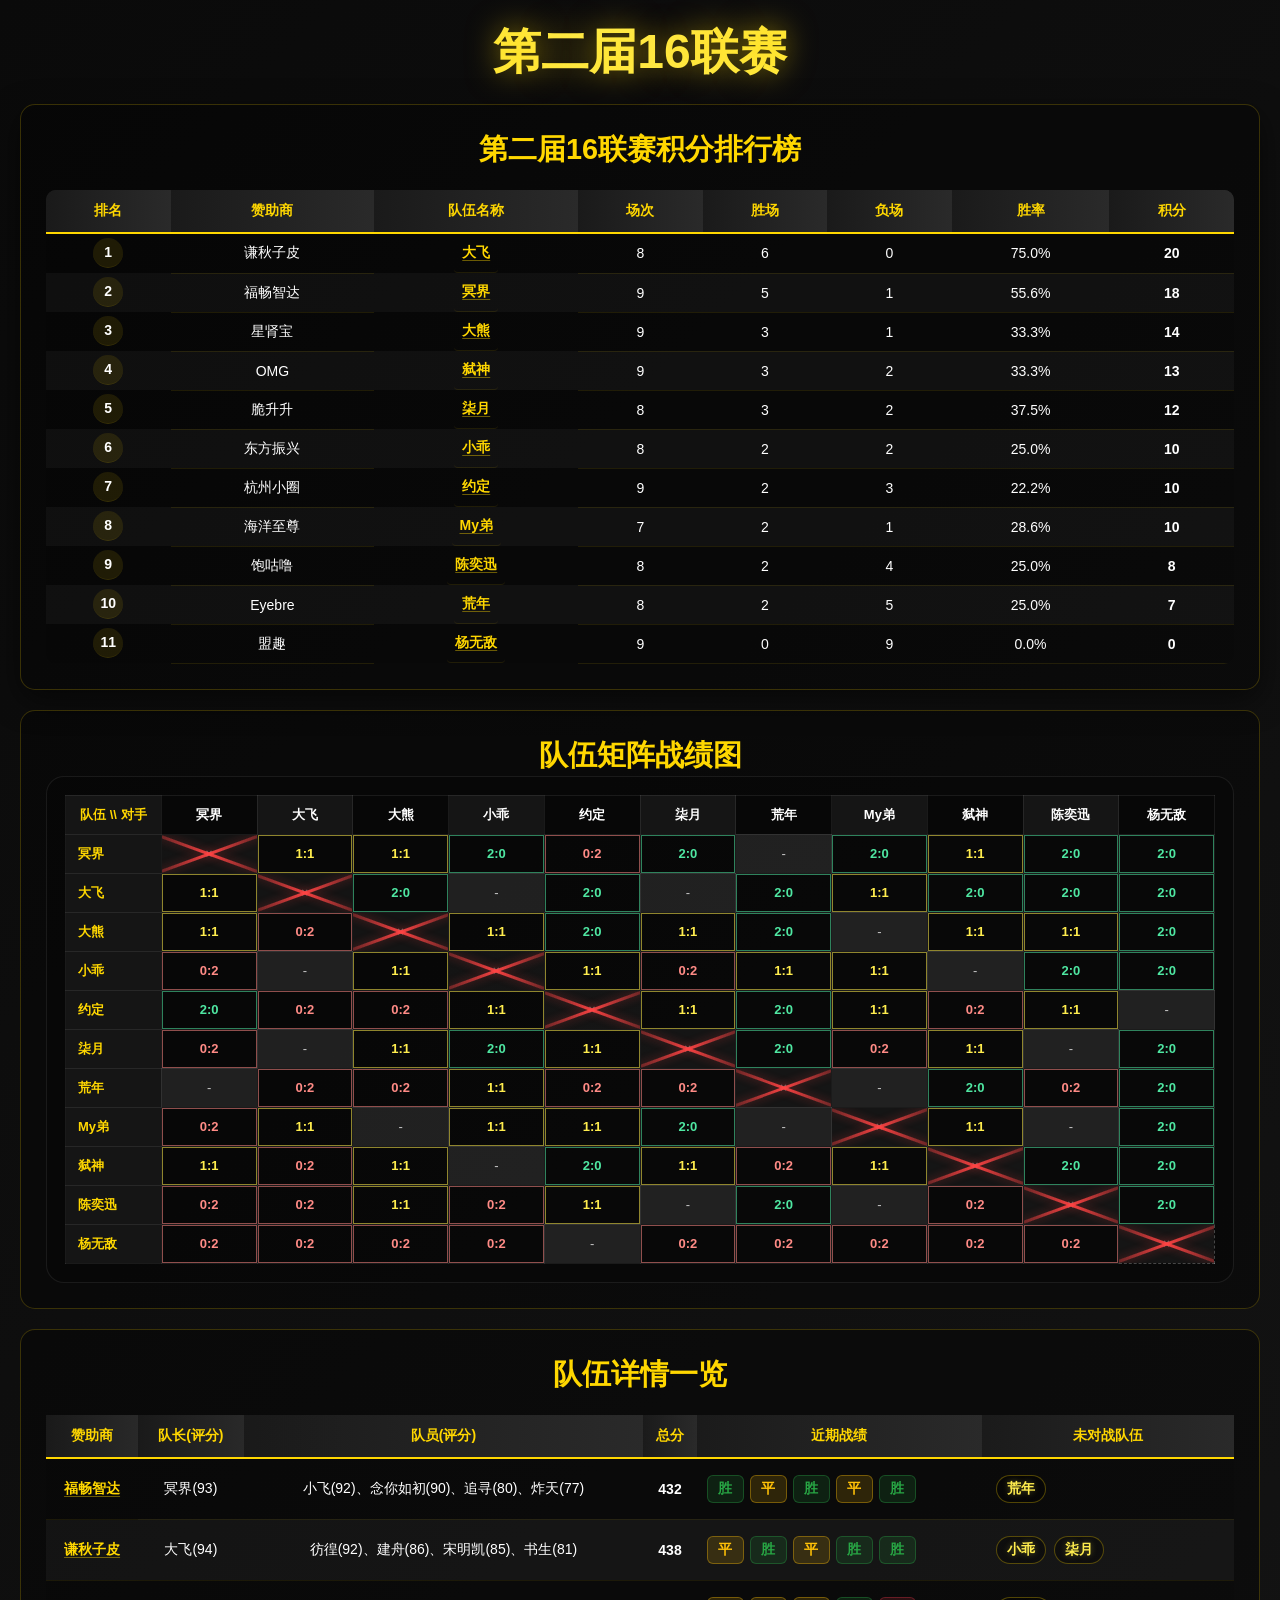
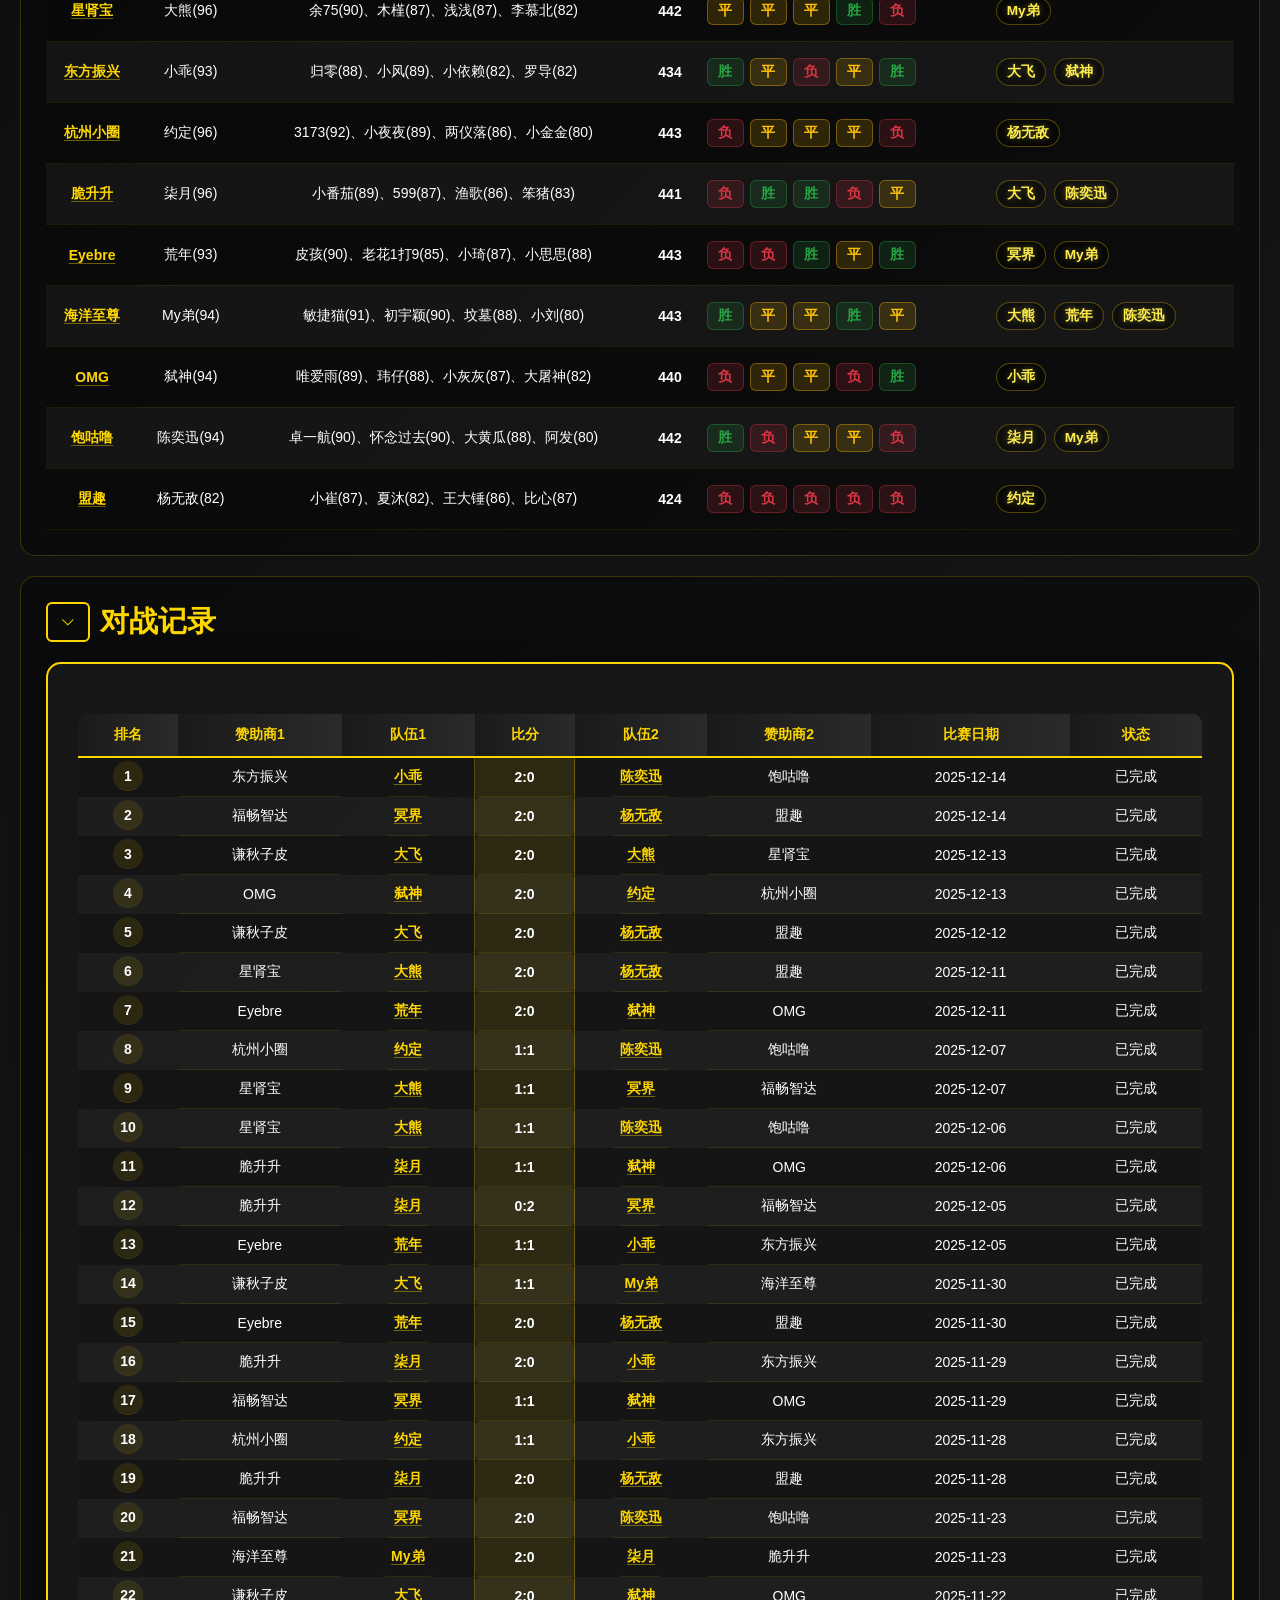
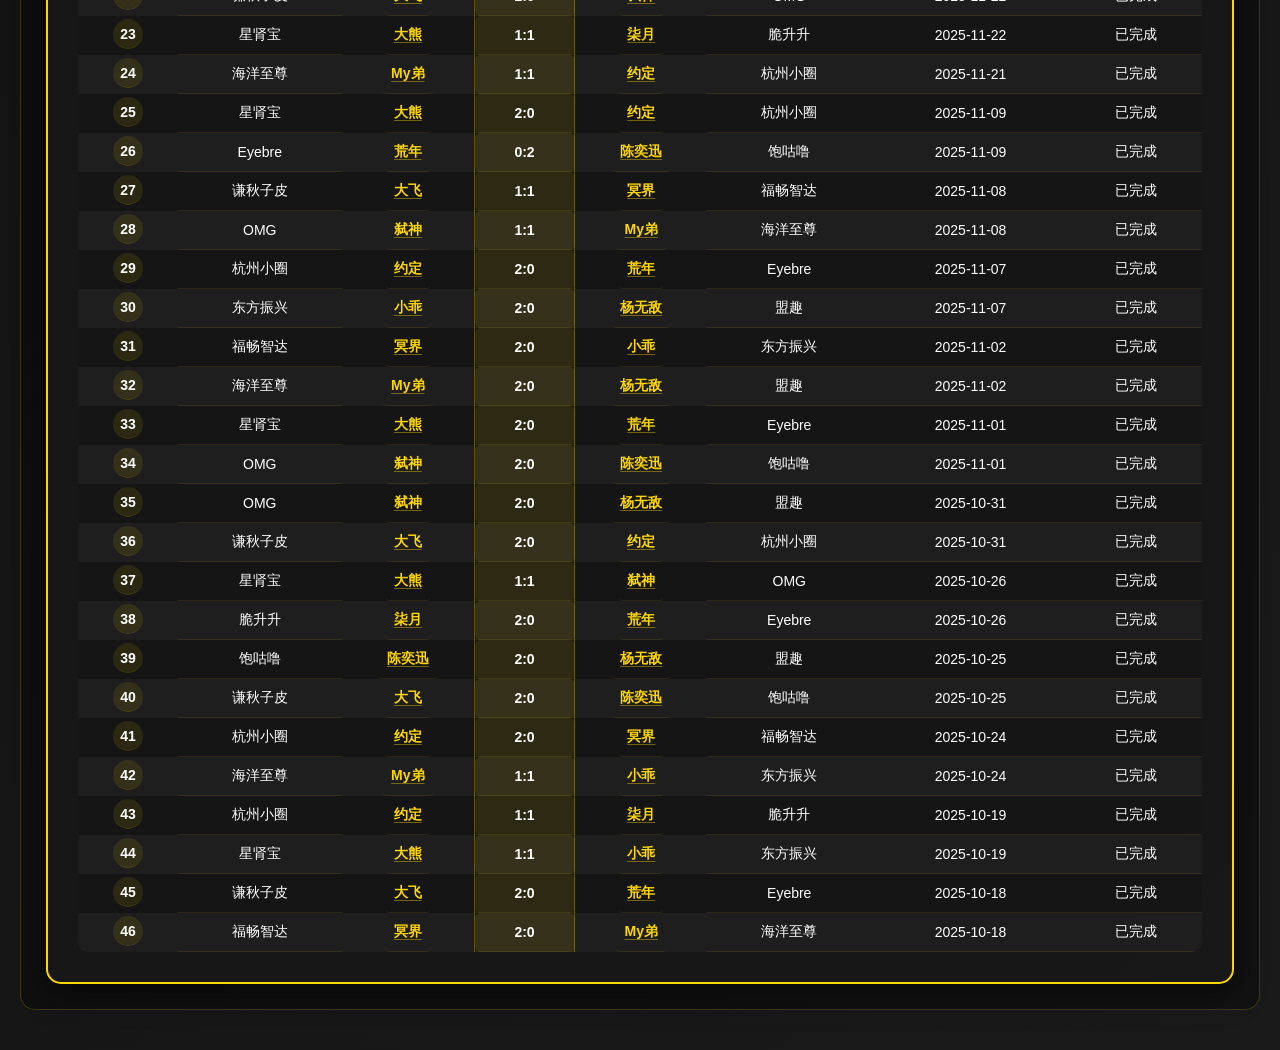
<file: index.html>
<!doctype html><html lang=""><head><meta charset="utf-8"><meta http-equiv="X-UA-Compatible" content="IE=edge"><meta name="viewport" content="width=device-width,initial-scale=1"><link rel="icon" href="favicon.ico"><title>16ls</title><script defer="defer" src="static/js/chunk-elementUI-5b6dd47c.f9950a4d.js"></script><script defer="defer" src="static/js/chunk-elementUI-efb96ebb.55782b2c.js"></script><script defer="defer" src="static/js/chunk-elementUI-439af1fa.58a143bc.js"></script><script defer="defer" src="static/js/chunk-elementUI-c08e88ca.f5acb285.js"></script><script defer="defer" src="static/js/chunk-elementUI-5c533fba.81435623.js"></script><script defer="defer" src="static/js/chunk-elementUI-9476ba79.f180ec1f.js"></script><script defer="defer" src="static/js/chunk-vue-1656f0b4.3ae2dc50.js"></script><script defer="defer" src="static/js/chunk-vue-804c8853.796a102e.js"></script><script defer="defer" src="static/js/chunk-vendors-842dc778.1527f61c.js"></script><script defer="defer" src="static/js/chunk-vendors-e3924278.a6a4fa85.js"></script><script defer="defer" src="static/js/chunk-vendors-aacc2dbb.7e978c03.js"></script><script defer="defer" src="static/js/chunk-vendors-bc050c32.fd6172ba.js"></script><script defer="defer" src="static/js/app.ea0aaa48.js"></script><link href="static/css/chunk-elementUI-5c533fba.4a6f1ece.css" rel="stylesheet"><link href="static/css/app.c7ee7184.css" rel="stylesheet"></head><body><noscript><strong>We're sorry but 16ls doesn't work properly without JavaScript enabled. Please enable it to continue.</strong></noscript><div id="app"></div></body></html>
</file>
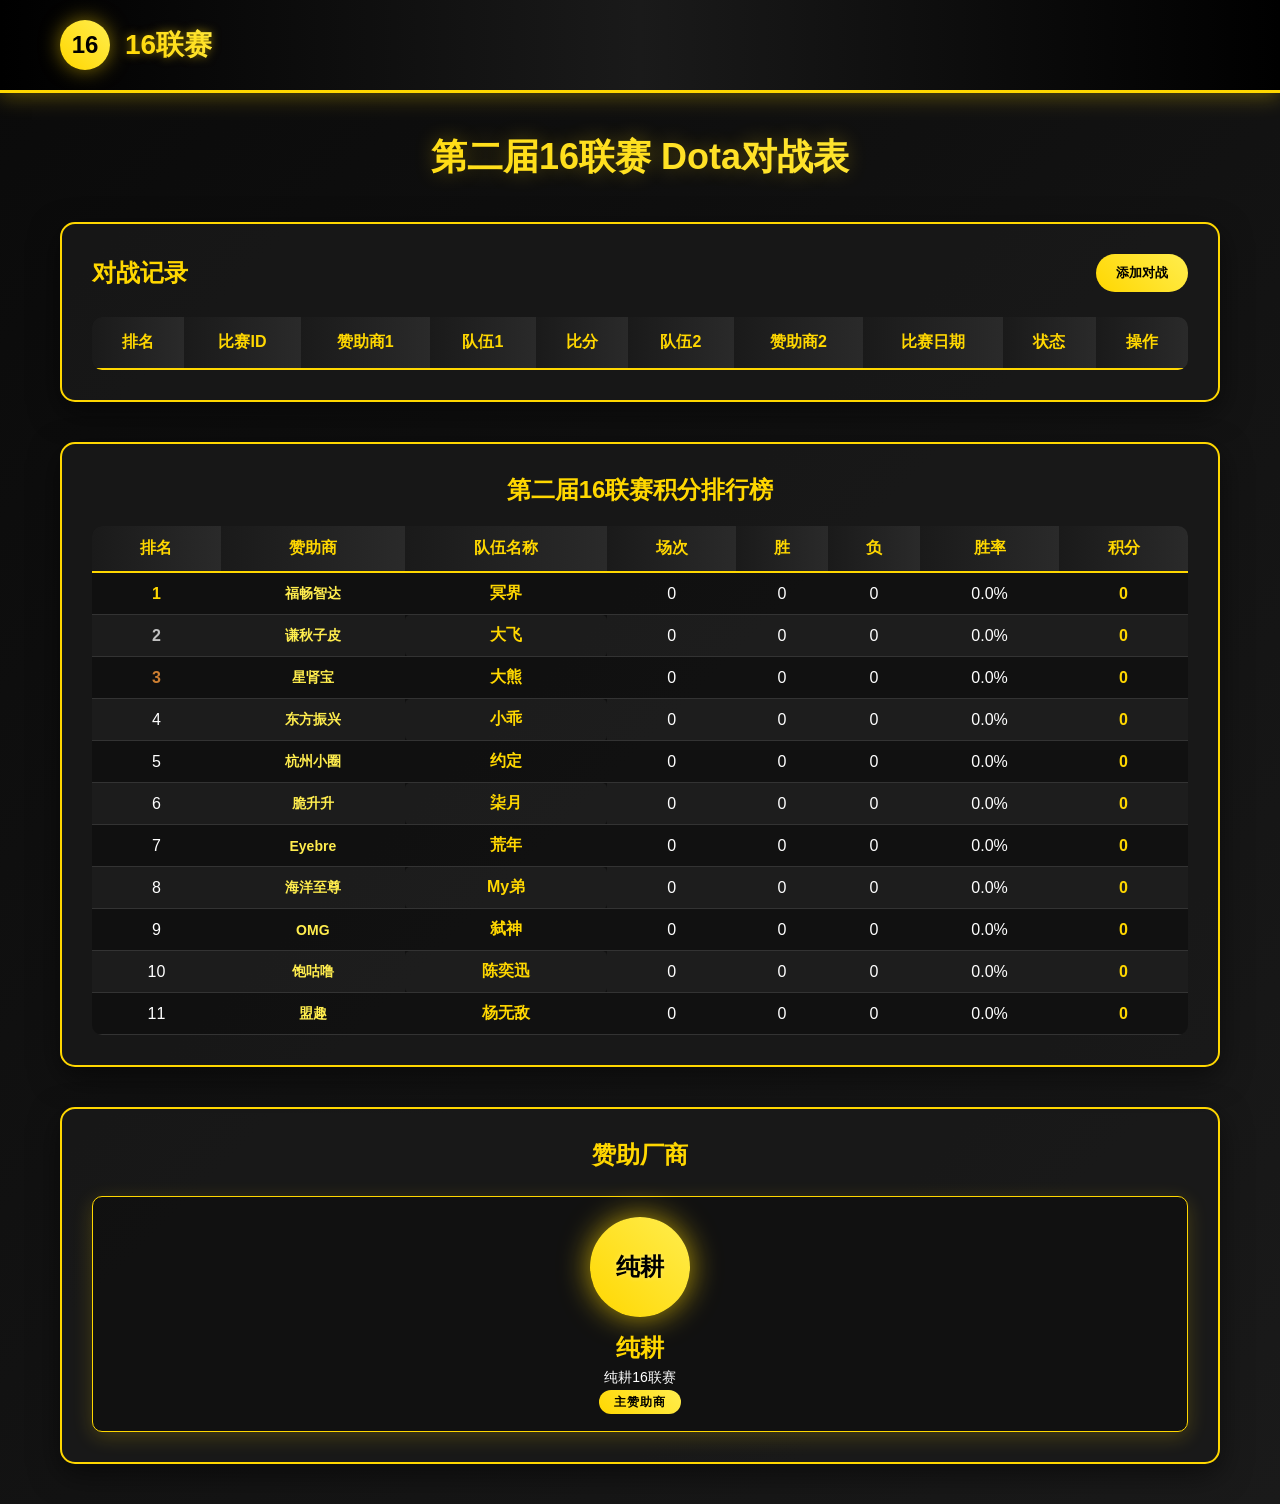
<file: 16.html>
<!DOCTYPE html>
<html lang="zh-CN">
  <head>
    <meta charset="UTF-8" />
    <meta name="viewport" content="width=device-width, initial-scale=1.0" />
    <title>16联赛 - Dota比赛对战表</title>
    <link rel="stylesheet" href="style.css" />
  </head>
  <body>
    <div class="header">
      <div class="header-content">
        <div class="logo">
          <div class="logo-icon">16</div>
          <div class="logo-text">16联赛</div>
        </div>
        <!-- <nav class="nav">
          <a href="#home">首页</a>
          <a href="#about">关于我们</a>
          <button class="download-btn">下载客户端</button>
        </nav> -->
      </div>
    </div>

    <div class="main-content">
      <h1 class="page-title">第二届16联赛 Dota对战表</h1>

      <div class="battle-table-container">
        <div class="table-header">
          <h2 class="table-title">对战记录</h2>
          <div class="table-actions">
            <button class="add-match-btn" onclick="openAddMatchModal()">
              添加对战
            </button>
            <!-- <button class="clear-data-btn" onclick="clearAllData()">
              清除数据
            </button> -->
          </div>
        </div>

        <table class="battle-table" id="battleTable">
          <thead>
            <tr>
              <th>排名</th>
              <th>比赛ID</th>
              <th>赞助商1</th>
              <th>队伍1</th>
              <th>比分</th>
              <th>队伍2</th>
              <th>赞助商2</th>
              <th>比赛日期</th>
              <th>状态</th>
              <th>操作</th>
            </tr>
          </thead>
          <tbody id="battleTableBody">
            <!-- 动态生成的对战记录 -->
          </tbody>
        </table>
      </div>

      <div class="rankings-section">
        <h2 class="rankings-title">第二届16联赛积分排行榜</h2>
        <table class="rankings-table" id="rankingsTable">
          <thead>
            <tr>
              <th>排名</th>
              <th>赞助商</th>
              <th>队伍名称</th>
              <th>场次</th>
              <th>胜</th>
              <th>负</th>
              <th>胜率</th>
              <th>积分</th>
            </tr>
          </thead>
          <tbody id="rankingsTableBody">
            <!-- 动态生成的排行榜 -->
          </tbody>
        </table>
      </div>

      <!-- 赞助厂商区域 -->
      <div class="sponsors-section">
        <h2 class="sponsors-title">赞助厂商</h2>
        <div class="sponsors-container">
          <div class="sponsor-item main-sponsor">
            <div class="sponsor-logo">
              <div class="sponsor-text">纯耕</div>
            </div>
            <div class="sponsor-info">
              <h3>纯耕</h3>
              <p>纯耕16联赛</p>
              <span class="sponsor-type">主赞助商</span>
            </div>
          </div>
        </div>
      </div>
    </div>

    <!-- 添加对战模态框 -->
    <div id="addMatchModal" class="modal">
      <div class="modal-content">
        <span class="close" onclick="closeModal()">&times;</span>
        <h3>添加新对战</h3>
        <form id="addMatchForm">
          <div class="form-group">
            <label for="team1">队伍1:</label>
            <select id="team1" required>
              <option value="">选择队伍</option>
            </select>
          </div>
          <div class="form-group">
            <label for="team2">队伍2:</label>
            <select id="team2" required>
              <option value="">选择队伍</option>
            </select>
            <div id="matchStatus" class="match-status"></div>
          </div>
          <div class="form-group">
            <label for="matchResult">比赛结果:</label>
            <div class="result-buttons">
              <input
                type="radio"
                id="result2-0"
                name="matchResult"
                value="2:0"
                required
              />
              <label for="result2-0" class="result-button">
                <span class="result-text">队伍1获胜</span>
                <span class="result-score">2:0</span>
              </label>

              <input
                type="radio"
                id="result1-1"
                name="matchResult"
                value="1:1"
                required
              />
              <label for="result1-1" class="result-button">
                <span class="result-text">平局</span>
                <span class="result-score">1:1</span>
              </label>

              <input
                type="radio"
                id="result0-2"
                name="matchResult"
                value="0:2"
                required
              />
              <label for="result0-2" class="result-button">
                <span class="result-text">队伍2获胜</span>
                <span class="result-score">0:2</span>
              </label>
            </div>
            <small class="form-hint"
              >每场比赛打两局，只能选择以上三种结果</small
            >
          </div>
          <div class="form-group">
            <label for="matchDate">比赛日期:</label>
            <input type="date" id="matchDate" required />
          </div>
          <div class="modal-buttons">
            <button type="submit" class="btn btn-primary">添加对战</button>
            <button
              type="button"
              class="btn btn-secondary"
              onclick="closeModal()"
            >
              取消
            </button>
          </div>
        </form>
      </div>
    </div>

    <!-- 队伍详情模态框 -->
    <div id="teamDetailsModal" class="modal">
      <div class="modal-content team-details-modal">
        <span class="close" onclick="closeDetailsModal()">&times;</span>
        <div id="teamDetailsContent">
          <!-- 动态内容 -->
        </div>
      </div>
    </div>

    <script src="script.js"></script>
  </body>
</html>
</file>
<file: static/css/chunk-elementUI-5c533fba.4a6f1ece.css>
@font-face{font-family:element-icons;src:url(../../static/fonts/element-icons.ff18efd1.woff) format("woff"),url(../../static/fonts/element-icons.f1a45d74.ttf) format("truetype");font-weight:400;font-display:"auto";font-style:normal}[class*=" el-icon-"],[class^=el-icon-]{font-family:element-icons!important;speak:none;font-style:normal;font-weight:400;font-variant:normal;text-transform:none;line-height:1;vertical-align:baseline;display:inline-block;-webkit-font-smoothing:antialiased;-moz-osx-font-smoothing:grayscale}.el-icon-ice-cream-round:before{content:"\e6a0"}.el-icon-ice-cream-square:before{content:"\e6a3"}.el-icon-lollipop:before{content:"\e6a4"}.el-icon-potato-strips:before{content:"\e6a5"}.el-icon-milk-tea:before{content:"\e6a6"}.el-icon-ice-drink:before{content:"\e6a7"}.el-icon-ice-tea:before{content:"\e6a9"}.el-icon-coffee:before{content:"\e6aa"}.el-icon-orange:before{content:"\e6ab"}.el-icon-pear:before{content:"\e6ac"}.el-icon-apple:before{content:"\e6ad"}.el-icon-cherry:before{content:"\e6ae"}.el-icon-watermelon:before{content:"\e6af"}.el-icon-grape:before{content:"\e6b0"}.el-icon-refrigerator:before{content:"\e6b1"}.el-icon-goblet-square-full:before{content:"\e6b2"}.el-icon-goblet-square:before{content:"\e6b3"}.el-icon-goblet-full:before{content:"\e6b4"}.el-icon-goblet:before{content:"\e6b5"}.el-icon-cold-drink:before{content:"\e6b6"}.el-icon-coffee-cup:before{content:"\e6b8"}.el-icon-water-cup:before{content:"\e6b9"}.el-icon-hot-water:before{content:"\e6ba"}.el-icon-ice-cream:before{content:"\e6bb"}.el-icon-dessert:before{content:"\e6bc"}.el-icon-sugar:before{content:"\e6bd"}.el-icon-tableware:before{content:"\e6be"}.el-icon-burger:before{content:"\e6bf"}.el-icon-knife-fork:before{content:"\e6c1"}.el-icon-fork-spoon:before{content:"\e6c2"}.el-icon-chicken:before{content:"\e6c3"}.el-icon-food:before{content:"\e6c4"}.el-icon-dish-1:before{content:"\e6c5"}.el-icon-dish:before{content:"\e6c6"}.el-icon-moon-night:before{content:"\e6ee"}.el-icon-moon:before{content:"\e6f0"}.el-icon-cloudy-and-sunny:before{content:"\e6f1"}.el-icon-partly-cloudy:before{content:"\e6f2"}.el-icon-cloudy:before{content:"\e6f3"}.el-icon-sunny:before{content:"\e6f6"}.el-icon-sunset:before{content:"\e6f7"}.el-icon-sunrise-1:before{content:"\e6f8"}.el-icon-sunrise:before{content:"\e6f9"}.el-icon-heavy-rain:before{content:"\e6fa"}.el-icon-lightning:before{content:"\e6fb"}.el-icon-light-rain:before{content:"\e6fc"}.el-icon-wind-power:before{content:"\e6fd"}.el-icon-baseball:before{content:"\e712"}.el-icon-soccer:before{content:"\e713"}.el-icon-football:before{content:"\e715"}.el-icon-basketball:before{content:"\e716"}.el-icon-ship:before{content:"\e73f"}.el-icon-truck:before{content:"\e740"}.el-icon-bicycle:before{content:"\e741"}.el-icon-mobile-phone:before{content:"\e6d3"}.el-icon-service:before{content:"\e6d4"}.el-icon-key:before{content:"\e6e2"}.el-icon-unlock:before{content:"\e6e4"}.el-icon-lock:before{content:"\e6e5"}.el-icon-watch:before{content:"\e6fe"}.el-icon-watch-1:before{content:"\e6ff"}.el-icon-timer:before{content:"\e702"}.el-icon-alarm-clock:before{content:"\e703"}.el-icon-map-location:before{content:"\e704"}.el-icon-delete-location:before{content:"\e705"}.el-icon-add-location:before{content:"\e706"}.el-icon-location-information:before{content:"\e707"}.el-icon-location-outline:before{content:"\e708"}.el-icon-location:before{content:"\e79e"}.el-icon-place:before{content:"\e709"}.el-icon-discover:before{content:"\e70a"}.el-icon-first-aid-kit:before{content:"\e70b"}.el-icon-trophy-1:before{content:"\e70c"}.el-icon-trophy:before{content:"\e70d"}.el-icon-medal:before{content:"\e70e"}.el-icon-medal-1:before{content:"\e70f"}.el-icon-stopwatch:before{content:"\e710"}.el-icon-mic:before{content:"\e711"}.el-icon-copy-document:before{content:"\e718"}.el-icon-full-screen:before{content:"\e719"}.el-icon-switch-button:before{content:"\e71b"}.el-icon-aim:before{content:"\e71c"}.el-icon-crop:before{content:"\e71d"}.el-icon-odometer:before{content:"\e71e"}.el-icon-time:before{content:"\e71f"}.el-icon-bangzhu:before{content:"\e724"}.el-icon-close-notification:before{content:"\e726"}.el-icon-microphone:before{content:"\e727"}.el-icon-turn-off-microphone:before{content:"\e728"}.el-icon-position:before{content:"\e729"}.el-icon-postcard:before{content:"\e72a"}.el-icon-message:before{content:"\e72b"}.el-icon-chat-line-square:before{content:"\e72d"}.el-icon-chat-dot-square:before{content:"\e72e"}.el-icon-chat-dot-round:before{content:"\e72f"}.el-icon-chat-square:before{content:"\e730"}.el-icon-chat-line-round:before{content:"\e731"}.el-icon-chat-round:before{content:"\e732"}.el-icon-set-up:before{content:"\e733"}.el-icon-turn-off:before{content:"\e734"}.el-icon-open:before{content:"\e735"}.el-icon-connection:before{content:"\e736"}.el-icon-link:before{content:"\e737"}.el-icon-cpu:before{content:"\e738"}.el-icon-thumb:before{content:"\e739"}.el-icon-female:before{content:"\e73a"}.el-icon-male:before{content:"\e73b"}.el-icon-guide:before{content:"\e73c"}.el-icon-news:before{content:"\e73e"}.el-icon-price-tag:before{content:"\e744"}.el-icon-discount:before{content:"\e745"}.el-icon-wallet:before{content:"\e747"}.el-icon-coin:before{content:"\e748"}.el-icon-money:before{content:"\e749"}.el-icon-bank-card:before{content:"\e74a"}.el-icon-box:before{content:"\e74b"}.el-icon-present:before{content:"\e74c"}.el-icon-sell:before{content:"\e6d5"}.el-icon-sold-out:before{content:"\e6d6"}.el-icon-shopping-bag-2:before{content:"\e74d"}.el-icon-shopping-bag-1:before{content:"\e74e"}.el-icon-shopping-cart-2:before{content:"\e74f"}.el-icon-shopping-cart-1:before{content:"\e750"}.el-icon-shopping-cart-full:before{content:"\e751"}.el-icon-smoking:before{content:"\e752"}.el-icon-no-smoking:before{content:"\e753"}.el-icon-house:before{content:"\e754"}.el-icon-table-lamp:before{content:"\e755"}.el-icon-school:before{content:"\e756"}.el-icon-office-building:before{content:"\e757"}.el-icon-toilet-paper:before{content:"\e758"}.el-icon-notebook-2:before{content:"\e759"}.el-icon-notebook-1:before{content:"\e75a"}.el-icon-files:before{content:"\e75b"}.el-icon-collection:before{content:"\e75c"}.el-icon-receiving:before{content:"\e75d"}.el-icon-suitcase-1:before{content:"\e760"}.el-icon-suitcase:before{content:"\e761"}.el-icon-film:before{content:"\e763"}.el-icon-collection-tag:before{content:"\e765"}.el-icon-data-analysis:before{content:"\e766"}.el-icon-pie-chart:before{content:"\e767"}.el-icon-data-board:before{content:"\e768"}.el-icon-data-line:before{content:"\e76d"}.el-icon-reading:before{content:"\e769"}.el-icon-magic-stick:before{content:"\e76a"}.el-icon-coordinate:before{content:"\e76b"}.el-icon-mouse:before{content:"\e76c"}.el-icon-brush:before{content:"\e76e"}.el-icon-headset:before{content:"\e76f"}.el-icon-umbrella:before{content:"\e770"}.el-icon-scissors:before{content:"\e771"}.el-icon-mobile:before{content:"\e773"}.el-icon-attract:before{content:"\e774"}.el-icon-monitor:before{content:"\e775"}.el-icon-search:before{content:"\e778"}.el-icon-takeaway-box:before{content:"\e77a"}.el-icon-paperclip:before{content:"\e77d"}.el-icon-printer:before{content:"\e77e"}.el-icon-document-add:before{content:"\e782"}.el-icon-document:before{content:"\e785"}.el-icon-document-checked:before{content:"\e786"}.el-icon-document-copy:before{content:"\e787"}.el-icon-document-delete:before{content:"\e788"}.el-icon-document-remove:before{content:"\e789"}.el-icon-tickets:before{content:"\e78b"}.el-icon-folder-checked:before{content:"\e77f"}.el-icon-folder-delete:before{content:"\e780"}.el-icon-folder-remove:before{content:"\e781"}.el-icon-folder-add:before{content:"\e783"}.el-icon-folder-opened:before{content:"\e784"}.el-icon-folder:before{content:"\e78a"}.el-icon-edit-outline:before{content:"\e764"}.el-icon-edit:before{content:"\e78c"}.el-icon-date:before{content:"\e78e"}.el-icon-c-scale-to-original:before{content:"\e7c6"}.el-icon-view:before{content:"\e6ce"}.el-icon-loading:before{content:"\e6cf"}.el-icon-rank:before{content:"\e6d1"}.el-icon-sort-down:before{content:"\e7c4"}.el-icon-sort-up:before{content:"\e7c5"}.el-icon-sort:before{content:"\e6d2"}.el-icon-finished:before{content:"\e6cd"}.el-icon-refresh-left:before{content:"\e6c7"}.el-icon-refresh-right:before{content:"\e6c8"}.el-icon-refresh:before{content:"\e6d0"}.el-icon-video-play:before{content:"\e7c0"}.el-icon-video-pause:before{content:"\e7c1"}.el-icon-d-arrow-right:before{content:"\e6dc"}.el-icon-d-arrow-left:before{content:"\e6dd"}.el-icon-arrow-up:before{content:"\e6e1"}.el-icon-arrow-down:before{content:"\e6df"}.el-icon-arrow-right:before{content:"\e6e0"}.el-icon-arrow-left:before{content:"\e6de"}.el-icon-top-right:before{content:"\e6e7"}.el-icon-top-left:before{content:"\e6e8"}.el-icon-top:before{content:"\e6e6"}.el-icon-bottom:before{content:"\e6eb"}.el-icon-right:before{content:"\e6e9"}.el-icon-back:before{content:"\e6ea"}.el-icon-bottom-right:before{content:"\e6ec"}.el-icon-bottom-left:before{content:"\e6ed"}.el-icon-caret-top:before{content:"\e78f"}.el-icon-caret-bottom:before{content:"\e790"}.el-icon-caret-right:before{content:"\e791"}.el-icon-caret-left:before{content:"\e792"}.el-icon-d-caret:before{content:"\e79a"}.el-icon-share:before{content:"\e793"}.el-icon-menu:before{content:"\e798"}.el-icon-s-grid:before{content:"\e7a6"}.el-icon-s-check:before{content:"\e7a7"}.el-icon-s-data:before{content:"\e7a8"}.el-icon-s-opportunity:before{content:"\e7aa"}.el-icon-s-custom:before{content:"\e7ab"}.el-icon-s-claim:before{content:"\e7ad"}.el-icon-s-finance:before{content:"\e7ae"}.el-icon-s-comment:before{content:"\e7af"}.el-icon-s-flag:before{content:"\e7b0"}.el-icon-s-marketing:before{content:"\e7b1"}.el-icon-s-shop:before{content:"\e7b4"}.el-icon-s-open:before{content:"\e7b5"}.el-icon-s-management:before{content:"\e7b6"}.el-icon-s-ticket:before{content:"\e7b7"}.el-icon-s-release:before{content:"\e7b8"}.el-icon-s-home:before{content:"\e7b9"}.el-icon-s-promotion:before{content:"\e7ba"}.el-icon-s-operation:before{content:"\e7bb"}.el-icon-s-unfold:before{content:"\e7bc"}.el-icon-s-fold:before{content:"\e7a9"}.el-icon-s-platform:before{content:"\e7bd"}.el-icon-s-order:before{content:"\e7be"}.el-icon-s-cooperation:before{content:"\e7bf"}.el-icon-bell:before{content:"\e725"}.el-icon-message-solid:before{content:"\e799"}.el-icon-video-camera:before{content:"\e772"}.el-icon-video-camera-solid:before{content:"\e796"}.el-icon-camera:before{content:"\e779"}.el-icon-camera-solid:before{content:"\e79b"}.el-icon-download:before{content:"\e77c"}.el-icon-upload2:before{content:"\e77b"}.el-icon-upload:before{content:"\e7c3"}.el-icon-picture-outline-round:before{content:"\e75f"}.el-icon-picture-outline:before{content:"\e75e"}.el-icon-picture:before{content:"\e79f"}.el-icon-close:before{content:"\e6db"}.el-icon-check:before{content:"\e6da"}.el-icon-plus:before{content:"\e6d9"}.el-icon-minus:before{content:"\e6d8"}.el-icon-help:before{content:"\e73d"}.el-icon-s-help:before{content:"\e7b3"}.el-icon-circle-close:before{content:"\e78d"}.el-icon-circle-check:before{content:"\e720"}.el-icon-circle-plus-outline:before{content:"\e723"}.el-icon-remove-outline:before{content:"\e722"}.el-icon-zoom-out:before{content:"\e776"}.el-icon-zoom-in:before{content:"\e777"}.el-icon-error:before{content:"\e79d"}.el-icon-success:before{content:"\e79c"}.el-icon-circle-plus:before{content:"\e7a0"}.el-icon-remove:before{content:"\e7a2"}.el-icon-info:before{content:"\e7a1"}.el-icon-question:before{content:"\e7a4"}.el-icon-warning-outline:before{content:"\e6c9"}.el-icon-warning:before{content:"\e7a3"}.el-icon-goods:before{content:"\e7c2"}.el-icon-s-goods:before{content:"\e7b2"}.el-icon-star-off:before{content:"\e717"}.el-icon-star-on:before{content:"\e797"}.el-icon-more-outline:before{content:"\e6cc"}.el-icon-more:before{content:"\e794"}.el-icon-phone-outline:before{content:"\e6cb"}.el-icon-phone:before{content:"\e795"}.el-icon-user:before{content:"\e6e3"}.el-icon-user-solid:before{content:"\e7a5"}.el-icon-setting:before{content:"\e6ca"}.el-icon-s-tools:before{content:"\e7ac"}.el-icon-delete:before{content:"\e6d7"}.el-icon-delete-solid:before{content:"\e7c9"}.el-icon-eleme:before{content:"\e7c7"}.el-icon-platform-eleme:before{content:"\e7ca"}.el-icon-loading{animation:rotating 2s linear infinite}.el-icon--right{margin-left:5px}.el-icon--left{margin-right:5px}@keyframes rotating{0%{transform:rotate(0)}to{transform:rotate(1turn)}}.el-pagination{white-space:nowrap;padding:2px 5px;color:#303133;font-weight:700}.el-pagination:after,.el-pagination:before{display:table;content:""}.el-pagination:after{clear:both}.el-pagination button,.el-pagination span:not([class*=suffix]){display:inline-block;font-size:13px;min-width:35.5px;height:28px;line-height:28px;vertical-align:top;box-sizing:border-box}.el-pagination .el-input__inner{text-align:center;-moz-appearance:textfield;line-height:normal}.el-pagination .el-input__suffix{right:0;transform:scale(.8)}.el-pagination .el-select .el-input{width:100px;margin:0 5px}.el-pagination .el-select .el-input .el-input__inner{padding-right:25px;border-radius:3px}.el-pagination button{border:none;padding:0 6px;background:0 0}.el-pagination button:focus{outline:0}.el-pagination button:hover{color:#409eff}.el-pagination button:disabled{color:#c0c4cc;background-color:#fff;cursor:not-allowed}.el-pagination .btn-next,.el-pagination .btn-prev{background:50% no-repeat #fff;background-size:16px;cursor:pointer;margin:0;color:#303133}.el-pagination .btn-next .el-icon,.el-pagination .btn-prev .el-icon{display:block;font-size:12px;font-weight:700}.el-pagination .btn-prev{padding-right:12px}.el-pagination .btn-next{padding-left:12px}.el-pagination .el-pager li.disabled{color:#c0c4cc;cursor:not-allowed}.el-pager li,.el-pager li.btn-quicknext:hover,.el-pager li.btn-quickprev:hover{cursor:pointer}.el-pagination--small .btn-next,.el-pagination--small .btn-prev,.el-pagination--small .el-pager li,.el-pagination--small .el-pager li.btn-quicknext,.el-pagination--small .el-pager li.btn-quickprev,.el-pagination--small .el-pager li:last-child{border-color:transparent;font-size:12px;line-height:22px;height:22px;min-width:22px}.el-pagination--small .arrow.disabled{visibility:hidden}.el-pagination--small .more:before,.el-pagination--small li.more:before{line-height:24px}.el-pagination--small button,.el-pagination--small span:not([class*=suffix]){height:22px;line-height:22px}.el-pagination--small .el-pagination__editor,.el-pagination--small .el-pagination__editor.el-input .el-input__inner{height:22px}.el-pagination__sizes{margin:0 10px 0 0;font-weight:400;color:#606266}.el-pagination__sizes .el-input .el-input__inner{font-size:13px;padding-left:8px}.el-pagination__sizes .el-input .el-input__inner:hover{border-color:#409eff}.el-pagination__total{margin-right:10px;font-weight:400;color:#606266}.el-pagination__jump{margin-left:24px;font-weight:400;color:#606266}.el-pagination__jump .el-input__inner{padding:0 3px}.el-pagination__rightwrapper{float:right}.el-pagination__editor{line-height:18px;padding:0 2px;height:28px;text-align:center;margin:0 2px;box-sizing:border-box;border-radius:3px}.el-pager,.el-pagination.is-background .btn-next,.el-pagination.is-background .btn-prev{padding:0}.el-dialog,.el-pager li{-webkit-box-sizing:border-box}.el-pagination__editor.el-input{width:50px}.el-pagination__editor.el-input .el-input__inner{height:28px}.el-pagination__editor .el-input__inner::-webkit-inner-spin-button,.el-pagination__editor .el-input__inner::-webkit-outer-spin-button{-webkit-appearance:none;margin:0}.el-pagination.is-background .btn-next,.el-pagination.is-background .btn-prev,.el-pagination.is-background .el-pager li{margin:0 5px;background-color:#f4f4f5;color:#606266;min-width:30px;border-radius:2px}.el-pagination.is-background .btn-next.disabled,.el-pagination.is-background .btn-next:disabled,.el-pagination.is-background .btn-prev.disabled,.el-pagination.is-background .btn-prev:disabled,.el-pagination.is-background .el-pager li.disabled{color:#c0c4cc}.el-pagination.is-background .el-pager li:not(.disabled):hover{color:#409eff}.el-pagination.is-background .el-pager li:not(.disabled).active{background-color:#409eff;color:#fff}.el-pagination.is-background.el-pagination--small .btn-next,.el-pagination.is-background.el-pagination--small .btn-prev,.el-pagination.is-background.el-pagination--small .el-pager li{margin:0 3px;min-width:22px}.el-pager,.el-pager li{vertical-align:top;margin:0;display:inline-block}.el-pager{-webkit-user-select:none;-moz-user-select:none;user-select:none;list-style:none;font-size:0}.el-pager .more:before{line-height:30px}.el-pager li{padding:0 4px;background:#fff;font-size:13px;min-width:35.5px;height:28px;line-height:28px;box-sizing:border-box;text-align:center}.el-pager li.btn-quicknext,.el-pager li.btn-quickprev{line-height:28px;color:#303133}.el-pager li.btn-quicknext.disabled,.el-pager li.btn-quickprev.disabled{color:#c0c4cc}.el-pager li.active+li{border-left:0}.el-pager li:hover{color:#409eff}.el-pager li.active{color:#409eff;cursor:default}.el-dialog{position:relative;margin:0 auto 50px;background:#fff;border-radius:2px;box-shadow:0 1px 3px rgba(0,0,0,.3);box-sizing:border-box;width:50%}.el-dialog.is-fullscreen{width:100%;margin-top:0;margin-bottom:0;height:100%;overflow:auto}.el-dialog__wrapper{position:fixed;top:0;right:0;bottom:0;left:0;overflow:auto;margin:0}.el-dialog__header{padding:20px 20px 10px}.el-dialog__headerbtn{position:absolute;top:20px;right:20px;padding:0;background:0 0;border:none;outline:0;cursor:pointer;font-size:16px}.el-dialog__headerbtn .el-dialog__close{color:#909399}.el-dialog__headerbtn:focus .el-dialog__close,.el-dialog__headerbtn:hover .el-dialog__close{color:#409eff}.el-dialog__title{line-height:24px;font-size:18px;color:#303133}.el-dialog__body{padding:30px 20px;color:#606266;font-size:14px;word-break:break-all}.el-dialog__footer{padding:10px 20px 20px;text-align:right;box-sizing:border-box}.el-dialog--center{text-align:center}.el-dialog--center .el-dialog__body{text-align:initial;padding:25px 25px 30px}.el-dialog--center .el-dialog__footer{text-align:inherit}.dialog-fade-enter-active{animation:dialog-fade-in .3s}.dialog-fade-leave-active{animation:dialog-fade-out .3s}@keyframes dialog-fade-in{0%{transform:translate3d(0,-20px,0);opacity:0}to{transform:translateZ(0);opacity:1}}@keyframes dialog-fade-out{0%{transform:translateZ(0);opacity:1}to{transform:translate3d(0,-20px,0);opacity:0}}.el-autocomplete{position:relative;display:inline-block}.el-autocomplete-suggestion{margin:5px 0;box-shadow:0 2px 12px 0 rgba(0,0,0,.1);border-radius:4px;border:1px solid #e4e7ed;box-sizing:border-box;background-color:#fff}.el-autocomplete-suggestion__wrap{max-height:280px;padding:10px 0;box-sizing:border-box}.el-autocomplete-suggestion__list{margin:0;padding:0}.el-autocomplete-suggestion li{padding:0 20px;margin:0;line-height:34px;cursor:pointer;color:#606266;font-size:14px;list-style:none;white-space:nowrap;overflow:hidden;text-overflow:ellipsis}.el-autocomplete-suggestion li.highlighted,.el-autocomplete-suggestion li:hover{background-color:#f5f7fa}.el-autocomplete-suggestion li.divider{margin-top:6px;border-top:1px solid #000}.el-autocomplete-suggestion li.divider:last-child{margin-bottom:-6px}.el-autocomplete-suggestion.is-loading li{text-align:center;height:100px;line-height:100px;font-size:20px;color:#999}.el-autocomplete-suggestion.is-loading li:after{display:inline-block;content:"";height:100%;vertical-align:middle}.el-autocomplete-suggestion.is-loading li:hover{background-color:#fff}.el-autocomplete-suggestion.is-loading .el-icon-loading{vertical-align:middle}.el-dropdown{display:inline-block;position:relative;color:#606266;font-size:14px}.el-dropdown .el-button-group{display:block}.el-dropdown .el-button-group .el-button{float:none}.el-dropdown .el-dropdown__caret-button{padding-left:5px;padding-right:5px;position:relative;border-left:none}.el-dropdown .el-dropdown__caret-button:before{content:"";position:absolute;display:block;width:1px;top:5px;bottom:5px;left:0;background:hsla(0,0%,100%,.5)}.el-dropdown .el-dropdown__caret-button.el-button--default:before{background:rgba(220,223,230,.5)}.el-dropdown .el-dropdown__caret-button:hover:not(.is-disabled):before{top:0;bottom:0}.el-dropdown .el-dropdown__caret-button .el-dropdown__icon{padding-left:0}.el-dropdown__icon{font-size:12px;margin:0 3px}.el-dropdown .el-dropdown-selfdefine:focus:active,.el-dropdown .el-dropdown-selfdefine:focus:not(.focusing){outline-width:0}.el-dropdown [disabled]{cursor:not-allowed;color:#bbb}.el-dropdown-menu{position:absolute;top:0;left:0;z-index:10;padding:10px 0;margin:5px 0;background-color:#fff;border:1px solid #ebeef5;border-radius:4px;box-shadow:0 2px 12px 0 rgba(0,0,0,.1)}.el-dropdown-menu__item,.el-menu-item{font-size:14px;padding:0 20px;cursor:pointer}.el-dropdown-menu__item{list-style:none;line-height:36px;margin:0;color:#606266;outline:0}.el-dropdown-menu__item:focus,.el-dropdown-menu__item:not(.is-disabled):hover{background-color:#ecf5ff;color:#66b1ff}.el-dropdown-menu__item i{margin-right:5px}.el-dropdown-menu__item--divided{position:relative;margin-top:6px;border-top:1px solid #ebeef5}.el-dropdown-menu__item--divided:before{content:"";height:6px;display:block;margin:0 -20px;background-color:#fff}.el-dropdown-menu__item.is-disabled{cursor:default;color:#bbb;pointer-events:none}.el-dropdown-menu--medium{padding:6px 0}.el-dropdown-menu--medium .el-dropdown-menu__item{line-height:30px;padding:0 17px;font-size:14px}.el-dropdown-menu--medium .el-dropdown-menu__item.el-dropdown-menu__item--divided{margin-top:6px}.el-dropdown-menu--medium .el-dropdown-menu__item.el-dropdown-menu__item--divided:before{height:6px;margin:0 -17px}.el-dropdown-menu--small{padding:6px 0}.el-dropdown-menu--small .el-dropdown-menu__item{line-height:27px;padding:0 15px;font-size:13px}.el-dropdown-menu--small .el-dropdown-menu__item.el-dropdown-menu__item--divided{margin-top:4px}.el-dropdown-menu--small .el-dropdown-menu__item.el-dropdown-menu__item--divided:before{height:4px;margin:0 -15px}.el-dropdown-menu--mini{padding:3px 0}.el-dropdown-menu--mini .el-dropdown-menu__item{line-height:24px;padding:0 10px;font-size:12px}.el-dropdown-menu--mini .el-dropdown-menu__item.el-dropdown-menu__item--divided{margin-top:3px}.el-dropdown-menu--mini .el-dropdown-menu__item.el-dropdown-menu__item--divided:before{height:3px;margin:0 -10px}.el-menu{border-right:1px solid #e6e6e6;list-style:none;position:relative;margin:0;padding-left:0}.el-menu,.el-menu--horizontal>.el-menu-item:not(.is-disabled):focus,.el-menu--horizontal>.el-menu-item:not(.is-disabled):hover,.el-menu--horizontal>.el-submenu .el-submenu__title:hover{background-color:#fff}.el-menu:after,.el-menu:before{display:table;content:""}.el-breadcrumb__item:last-child .el-breadcrumb__separator,.el-menu--collapse>.el-menu-item .el-submenu__icon-arrow,.el-menu--collapse>.el-submenu>.el-submenu__title .el-submenu__icon-arrow{display:none}.el-menu:after{clear:both}.el-menu.el-menu--horizontal{border-bottom:1px solid #e6e6e6}.el-menu--horizontal{border-right:none}.el-menu--horizontal>.el-menu-item{float:left;height:60px;line-height:60px;margin:0;border-bottom:2px solid transparent;color:#909399}.el-menu--horizontal>.el-menu-item a,.el-menu--horizontal>.el-menu-item a:hover{color:inherit}.el-menu--horizontal>.el-submenu{float:left}.el-menu--horizontal>.el-submenu:focus,.el-menu--horizontal>.el-submenu:hover{outline:0}.el-menu--horizontal>.el-submenu:focus .el-submenu__title,.el-menu--horizontal>.el-submenu:hover .el-submenu__title{color:#303133}.el-menu--horizontal>.el-submenu.is-active .el-submenu__title{border-bottom:2px solid #409eff;color:#303133}.el-menu--horizontal>.el-submenu .el-submenu__title{height:60px;line-height:60px;border-bottom:2px solid transparent;color:#909399}.el-menu--horizontal>.el-submenu .el-submenu__icon-arrow{position:static;vertical-align:middle;margin-left:8px;margin-top:-3px}.el-menu--collapse .el-submenu,.el-menu-item{position:relative}.el-menu--horizontal .el-menu .el-menu-item,.el-menu--horizontal .el-menu .el-submenu__title{background-color:#fff;float:none;height:36px;line-height:36px;padding:0 10px;color:#909399}.el-menu--horizontal .el-menu .el-menu-item.is-active,.el-menu--horizontal .el-menu .el-submenu.is-active>.el-submenu__title{color:#303133}.el-menu--horizontal .el-menu-item:not(.is-disabled):focus,.el-menu--horizontal .el-menu-item:not(.is-disabled):hover{outline:0;color:#303133}.el-menu--horizontal>.el-menu-item.is-active{border-bottom:2px solid #409eff;color:#303133}.el-menu--collapse{width:64px}.el-menu--collapse>.el-menu-item [class^=el-icon-],.el-menu--collapse>.el-submenu>.el-submenu__title [class^=el-icon-]{margin:0;vertical-align:middle;width:24px;text-align:center}.el-menu--collapse>.el-menu-item span,.el-menu--collapse>.el-submenu>.el-submenu__title span{height:0;width:0;overflow:hidden;visibility:hidden;display:inline-block}.el-menu-item,.el-submenu__title{height:56px;line-height:56px;list-style:none}.el-menu--collapse>.el-menu-item.is-active i{color:inherit}.el-menu--collapse .el-menu .el-submenu{min-width:200px}.el-menu--collapse .el-submenu .el-menu{position:absolute;margin-left:5px;top:0;left:100%;z-index:10;border:1px solid #e4e7ed;border-radius:2px;box-shadow:0 2px 12px 0 rgba(0,0,0,.1)}.el-menu--collapse .el-submenu.is-opened>.el-submenu__title .el-submenu__icon-arrow{transform:none}.el-menu--popup{z-index:100;min-width:200px;border:none;padding:5px 0;border-radius:2px;box-shadow:0 2px 12px 0 rgba(0,0,0,.1)}.el-menu--popup-bottom-start{margin-top:5px}.el-menu--popup-right-start{margin-left:5px;margin-right:5px}.el-menu-item{color:#303133;transition:border-color .3s,background-color .3s,color .3s;box-sizing:border-box;white-space:nowrap}.el-radio-button__inner,.el-submenu__title{-webkit-box-sizing:border-box;position:relative;white-space:nowrap}.el-menu-item *{vertical-align:middle}.el-menu-item i{color:#909399}.el-menu-item:focus,.el-menu-item:hover{outline:0;background-color:#ecf5ff}.el-menu-item.is-disabled{opacity:.25;cursor:not-allowed;background:0 0!important}.el-menu-item [class^=el-icon-]{margin-right:5px;width:24px;text-align:center;font-size:18px;vertical-align:middle}.el-menu-item.is-active{color:#409eff}.el-menu-item.is-active i{color:inherit}.el-submenu{list-style:none;margin:0;padding-left:0}.el-submenu__title{font-size:14px;color:#303133;padding:0 20px;cursor:pointer;transition:border-color .3s,background-color .3s,color .3s;box-sizing:border-box}.el-submenu__title *{vertical-align:middle}.el-submenu__title i{color:#909399}.el-submenu__title:focus,.el-submenu__title:hover{outline:0;background-color:#ecf5ff}.el-submenu__title.is-disabled{opacity:.25;cursor:not-allowed;background:0 0!important}.el-submenu__title:hover{background-color:#ecf5ff}.el-submenu .el-menu{border:none}.el-submenu .el-menu-item{height:50px;line-height:50px;padding:0 45px;min-width:200px}.el-submenu__icon-arrow{position:absolute;top:50%;right:20px;margin-top:-7px;transition:transform .3s;font-size:12px}.el-submenu.is-active .el-submenu__title{border-bottom-color:#409eff}.el-submenu.is-opened>.el-submenu__title .el-submenu__icon-arrow{transform:rotate(180deg)}.el-submenu.is-disabled .el-menu-item,.el-submenu.is-disabled .el-submenu__title{opacity:.25;cursor:not-allowed;background:0 0!important}.el-submenu [class^=el-icon-]{vertical-align:middle;margin-right:5px;width:24px;text-align:center;font-size:18px}.el-menu-item-group>ul{padding:0}.el-menu-item-group__title{padding:7px 0 7px 20px;line-height:normal;font-size:12px;color:#909399}.el-radio-button__inner,.el-radio-group{display:inline-block;line-height:1;vertical-align:middle}.horizontal-collapse-transition .el-submenu__title .el-submenu__icon-arrow{transition:.2s;opacity:0}.el-radio-group{font-size:0}.el-radio-button{position:relative;display:inline-block;outline:0}.el-radio-button__inner{background:#fff;border:1px solid #dcdfe6;font-weight:500;border-left:0;color:#606266;-webkit-appearance:none;text-align:center;box-sizing:border-box;outline:0;margin:0;cursor:pointer;transition:all .3s cubic-bezier(.645,.045,.355,1);padding:12px 20px;font-size:14px;border-radius:0}.el-radio-button__inner.is-round{padding:12px 20px}.el-radio-button__inner:hover{color:#409eff}.el-radio-button__inner [class*=el-icon-]{line-height:.9}.el-radio-button__inner [class*=el-icon-]+span{margin-left:5px}.el-radio-button:first-child .el-radio-button__inner{border-left:1px solid #dcdfe6;border-radius:4px 0 0 4px;box-shadow:none!important}.el-radio-button__orig-radio{opacity:0;outline:0;position:absolute;z-index:-1}.el-radio-button__orig-radio:checked+.el-radio-button__inner{color:#fff;background-color:#409eff;border-color:#409eff;box-shadow:-1px 0 0 0 #409eff}.el-radio-button__orig-radio:disabled+.el-radio-button__inner{color:#c0c4cc;cursor:not-allowed;background-image:none;background-color:#fff;border-color:#ebeef5;box-shadow:none}.el-radio-button__orig-radio:disabled:checked+.el-radio-button__inner{background-color:#f2f6fc}.el-radio-button:last-child .el-radio-button__inner{border-radius:0 4px 4px 0}.el-radio-button:first-child:last-child .el-radio-button__inner{border-radius:4px}.el-radio-button--medium .el-radio-button__inner{padding:10px 20px;font-size:14px;border-radius:0}.el-radio-button--medium .el-radio-button__inner.is-round{padding:10px 20px}.el-radio-button--small .el-radio-button__inner{padding:9px 15px;font-size:12px;border-radius:0}.el-radio-button--small .el-radio-button__inner.is-round{padding:9px 15px}.el-radio-button--mini .el-radio-button__inner{padding:7px 15px;font-size:12px;border-radius:0}.el-radio-button--mini .el-radio-button__inner.is-round{padding:7px 15px}.el-radio-button:focus:not(.is-focus):not(:active):not(.is-disabled){box-shadow:0 0 2px 2px #409eff}.el-picker-panel,.el-popover,.el-select-dropdown,.el-table-filter,.el-time-panel{-webkit-box-shadow:0 2px 12px 0 rgba(0,0,0,.1)}.el-switch{display:inline-flex;align-items:center;position:relative;font-size:14px;line-height:20px;height:20px;vertical-align:middle}.el-switch__core,.el-switch__label{display:inline-block;cursor:pointer}.el-switch.is-disabled .el-switch__core,.el-switch.is-disabled .el-switch__label{cursor:not-allowed}.el-switch__label{transition:.2s;height:20px;font-size:14px;font-weight:500;vertical-align:middle;color:#303133}.el-switch__label.is-active{color:#409eff}.el-switch__label--left{margin-right:10px}.el-switch__label--right{margin-left:10px}.el-switch__label *{line-height:1;font-size:14px;display:inline-block}.el-switch__input{position:absolute;width:0;height:0;opacity:0;margin:0}.el-switch__core{margin:0;position:relative;width:40px;height:20px;border:1px solid #dcdfe6;outline:0;border-radius:10px;box-sizing:border-box;background:#dcdfe6;transition:border-color .3s,background-color .3s;vertical-align:middle}.el-input__prefix,.el-input__suffix{-webkit-transition:all .3s;color:#c0c4cc}.el-switch__core:after{content:"";position:absolute;top:1px;left:1px;border-radius:100%;transition:all .3s;width:16px;height:16px;background-color:#fff}.el-switch.is-checked .el-switch__core{border-color:#409eff;background-color:#409eff}.el-switch.is-checked .el-switch__core:after{left:100%;margin-left:-17px}.el-switch.is-disabled{opacity:.6}.el-switch--wide .el-switch__label.el-switch__label--left span{left:10px}.el-switch--wide .el-switch__label.el-switch__label--right span{right:10px}.el-switch .label-fade-enter,.el-switch .label-fade-leave-active{opacity:0}.el-select-dropdown{position:absolute;z-index:1001;border:1px solid #e4e7ed;border-radius:4px;background-color:#fff;box-shadow:0 2px 12px 0 rgba(0,0,0,.1);box-sizing:border-box;margin:5px 0}.el-select-dropdown.is-multiple .el-select-dropdown__item{padding-right:40px}.el-select-dropdown.is-multiple .el-select-dropdown__item.selected{color:#409eff;background-color:#fff}.el-select-dropdown.is-multiple .el-select-dropdown__item.selected.hover{background-color:#f5f7fa}.el-select-dropdown.is-multiple .el-select-dropdown__item.selected:after{position:absolute;right:20px;font-family:element-icons;content:"\e6da";font-size:12px;font-weight:700;-webkit-font-smoothing:antialiased;-moz-osx-font-smoothing:grayscale}.el-select-dropdown .el-scrollbar.is-empty .el-select-dropdown__list{padding:0}.el-select-dropdown__empty{padding:10px 0;margin:0;text-align:center;color:#999;font-size:14px}.el-select-dropdown__wrap{max-height:274px}.el-select-dropdown__list{list-style:none;padding:6px 0;margin:0;box-sizing:border-box}.el-select-dropdown__item{font-size:14px;padding:0 20px;position:relative;white-space:nowrap;overflow:hidden;text-overflow:ellipsis;color:#606266;height:34px;line-height:34px;box-sizing:border-box;cursor:pointer}.el-select-dropdown__item.is-disabled{color:#c0c4cc;cursor:not-allowed}.el-select-dropdown__item.is-disabled:hover{background-color:#fff}.el-select-dropdown__item.hover,.el-select-dropdown__item:hover{background-color:#f5f7fa}.el-select-dropdown__item.selected{color:#409eff;font-weight:700}.el-select-group{margin:0;padding:0}.el-select-group__wrap{position:relative;list-style:none;margin:0;padding:0}.el-select-group__wrap:not(:last-of-type){padding-bottom:24px}.el-select-group__wrap:not(:last-of-type):after{content:"";position:absolute;display:block;left:20px;right:20px;bottom:12px;height:1px;background:#e4e7ed}.el-select-group__title{padding-left:20px;font-size:12px;color:#909399;line-height:30px}.el-select-group .el-select-dropdown__item{padding-left:20px}.el-select{display:inline-block;position:relative}.el-select .el-select__tags>span{display:contents}.el-select:hover .el-input__inner{border-color:#c0c4cc}.el-select .el-input__inner{cursor:pointer;padding-right:35px}.el-select .el-input__inner:focus{border-color:#409eff}.el-select .el-input .el-select__caret{color:#c0c4cc;font-size:14px;transition:transform .3s;transform:rotate(180deg);cursor:pointer}.el-select .el-input .el-select__caret.is-reverse{transform:rotate(0)}.el-select .el-input .el-select__caret.is-show-close{font-size:14px;text-align:center;transform:rotate(180deg);border-radius:100%;color:#c0c4cc;transition:color .2s cubic-bezier(.645,.045,.355,1)}.el-select .el-input .el-select__caret.is-show-close:hover{color:#909399}.el-select .el-input.is-disabled .el-input__inner{cursor:not-allowed}.el-select .el-input.is-disabled .el-input__inner:hover{border-color:#e4e7ed}.el-range-editor.is-active,.el-range-editor.is-active:hover,.el-select .el-input.is-focus .el-input__inner{border-color:#409eff}.el-select>.el-input{display:block}.el-select__input{border:none;outline:0;padding:0;margin-left:15px;color:#666;font-size:14px;-webkit-appearance:none;-moz-appearance:none;appearance:none;height:28px;background-color:transparent}.el-select__input.is-mini{height:14px}.el-select__close{cursor:pointer;position:absolute;top:8px;z-index:1000;right:25px;color:#c0c4cc;line-height:18px;font-size:14px}.el-select__close:hover{color:#909399}.el-select__tags{position:absolute;line-height:normal;white-space:normal;z-index:1;top:50%;transform:translateY(-50%);display:flex;align-items:center;flex-wrap:wrap}.el-select__tags-text{overflow:hidden;text-overflow:ellipsis}.el-select .el-tag{box-sizing:border-box;border-color:transparent;margin:2px 0 2px 6px;background-color:#f0f2f5;display:flex;max-width:100%;align-items:center}.el-select .el-tag__close.el-icon-close{background-color:#c0c4cc;top:0;color:#fff;flex-shrink:0}.el-select .el-tag__close.el-icon-close:hover{background-color:#909399}.el-table,.el-table__expanded-cell{background-color:#fff}.el-select .el-tag__close.el-icon-close:before{display:block;transform:translateY(.5px)}.el-table{position:relative;overflow:hidden;box-sizing:border-box;flex:1;width:100%;max-width:100%;font-size:14px;color:#606266}.el-table__empty-block{min-height:60px;text-align:center;width:100%;display:flex;justify-content:center;align-items:center}.el-table__empty-text{line-height:60px;width:50%;color:#909399}.el-table__expand-column .cell{padding:0;text-align:center}.el-table__expand-icon{position:relative;cursor:pointer;color:#666;font-size:12px;transition:transform .2s ease-in-out;height:20px}.el-table__expand-icon--expanded{transform:rotate(90deg)}.el-table__expand-icon>.el-icon{position:absolute;left:50%;top:50%;margin-left:-5px;margin-top:-5px}.el-table__expanded-cell[class*=cell]{padding:20px 50px}.el-table__expanded-cell:hover{background-color:transparent!important}.el-table__placeholder{display:inline-block;width:20px}.el-table__append-wrapper{overflow:hidden}.el-table--fit{border-right:0;border-bottom:0}.el-table--fit .el-table__cell.gutter{border-right-width:1px}.el-table--scrollable-x .el-table__body-wrapper{overflow-x:auto}.el-table--scrollable-y .el-table__body-wrapper{overflow-y:auto}.el-table thead{color:#909399;font-weight:500}.el-table thead.is-group th.el-table__cell{background:#f5f7fa}.el-table .el-table__cell{padding:12px 0;min-width:0;box-sizing:border-box;text-overflow:ellipsis;vertical-align:middle;position:relative;text-align:left}.el-table .el-table__cell.is-center{text-align:center}.el-table .el-table__cell.is-right{text-align:right}.el-table .el-table__cell.gutter{width:15px;border-right-width:0;border-bottom-width:0;padding:0}.el-table .el-table__cell.is-hidden>*{visibility:hidden}.el-table--medium .el-table__cell{padding:10px 0}.el-table--small{font-size:12px}.el-table--small .el-table__cell{padding:8px 0}.el-table--mini{font-size:12px}.el-table--mini .el-table__cell{padding:6px 0}.el-table tr{background-color:#fff}.el-table tr input[type=checkbox]{margin:0}.el-table td.el-table__cell,.el-table th.el-table__cell.is-leaf{border-bottom:1px solid #ebeef5}.el-table th.el-table__cell.is-sortable{cursor:pointer}.el-table th.el-table__cell{overflow:hidden;-webkit-user-select:none;-moz-user-select:none;user-select:none;background-color:#fff}.el-table th.el-table__cell>.cell{display:inline-block;box-sizing:border-box;position:relative;vertical-align:middle;padding-left:10px;padding-right:10px;width:100%}.el-table th.el-table__cell>.cell.highlight{color:#409eff}.el-table th.el-table__cell.required>div:before{display:inline-block;content:"";width:8px;height:8px;border-radius:50%;background:#ff4d51;margin-right:5px;vertical-align:middle}.el-table td.el-table__cell div{box-sizing:border-box}.el-date-table td,.el-table .cell,.el-table-filter{-webkit-box-sizing:border-box}.el-table td.el-table__cell.gutter{width:0}.el-table .cell{box-sizing:border-box;overflow:hidden;text-overflow:ellipsis;white-space:normal;word-break:break-all;line-height:23px;padding-left:10px;padding-right:10px}.el-table .cell.el-tooltip{white-space:nowrap;min-width:50px}.el-table--border,.el-table--group{border:1px solid #ebeef5}.el-table--border:after,.el-table--group:after,.el-table:before{content:"";position:absolute;background-color:#ebeef5;z-index:1}.el-table--border:after,.el-table--group:after{top:0;right:0;width:1px;height:100%}.el-table:before{left:0;bottom:0;width:100%;height:1px}.el-table--border{border-right:none;border-bottom:none}.el-table--border.el-loading-parent--relative{border-color:transparent}.el-table--border .el-table__cell,.el-table__body-wrapper .el-table--border.is-scrolling-left~.el-table__fixed{border-right:1px solid #ebeef5}.el-table--border .el-table__cell:first-child .cell{padding-left:10px}.el-table--border th.el-table__cell.gutter:last-of-type{border-bottom:1px solid #ebeef5;border-bottom-width:1px}.el-table--border th.el-table__cell,.el-table__fixed-right-patch{border-bottom:1px solid #ebeef5}.el-table--hidden{visibility:hidden}.el-table__fixed,.el-table__fixed-right{position:absolute;top:0;left:0;overflow-x:hidden;overflow-y:hidden;box-shadow:0 0 10px rgba(0,0,0,.12)}.el-table__fixed-right:before,.el-table__fixed:before{content:"";position:absolute;left:0;bottom:0;width:100%;height:1px;background-color:#ebeef5;z-index:4}.el-table__fixed-right-patch{position:absolute;top:-1px;right:0;background-color:#fff}.el-table__fixed-right{top:0;left:auto;right:0}.el-table__fixed-right .el-table__fixed-body-wrapper,.el-table__fixed-right .el-table__fixed-footer-wrapper,.el-table__fixed-right .el-table__fixed-header-wrapper{left:auto;right:0}.el-table__fixed-header-wrapper{position:absolute;left:0;top:0;z-index:3}.el-table__fixed-footer-wrapper{position:absolute;left:0;bottom:0;z-index:3}.el-table__fixed-footer-wrapper tbody td.el-table__cell{border-top:1px solid #ebeef5;background-color:#f5f7fa;color:#606266}.el-table__fixed-body-wrapper{position:absolute;left:0;top:37px;overflow:hidden;z-index:3}.el-table__body-wrapper,.el-table__footer-wrapper,.el-table__header-wrapper{width:100%}.el-table__footer-wrapper{margin-top:-1px}.el-table__footer-wrapper td.el-table__cell{border-top:1px solid #ebeef5}.el-table__body,.el-table__footer,.el-table__header{table-layout:fixed;border-collapse:separate}.el-table__footer-wrapper,.el-table__header-wrapper{overflow:hidden}.el-table__footer-wrapper tbody td.el-table__cell,.el-table__header-wrapper tbody td.el-table__cell{background-color:#f5f7fa;color:#606266}.el-table__body-wrapper{overflow:hidden;position:relative}.el-table__body-wrapper.is-scrolling-left~.el-table__fixed,.el-table__body-wrapper.is-scrolling-none~.el-table__fixed,.el-table__body-wrapper.is-scrolling-none~.el-table__fixed-right,.el-table__body-wrapper.is-scrolling-right~.el-table__fixed-right{box-shadow:none}.el-table__body-wrapper .el-table--border.is-scrolling-right~.el-table__fixed-right{border-left:1px solid #ebeef5}.el-table .caret-wrapper{display:inline-flex;flex-direction:column;align-items:center;height:34px;width:24px;vertical-align:middle;cursor:pointer;overflow:initial;position:relative}.el-table .sort-caret{width:0;height:0;border:5px solid transparent;position:absolute;left:7px}.el-table .sort-caret.ascending{border-bottom-color:#c0c4cc;top:5px}.el-table .sort-caret.descending{border-top-color:#c0c4cc;bottom:7px}.el-table .ascending .sort-caret.ascending{border-bottom-color:#409eff}.el-table .descending .sort-caret.descending{border-top-color:#409eff}.el-table .hidden-columns{visibility:hidden;position:absolute;z-index:-1}.el-table--striped .el-table__body tr.el-table__row--striped td.el-table__cell{background:#fafafa}.el-table--striped .el-table__body tr.el-table__row--striped.current-row td.el-table__cell,.el-table--striped .el-table__body tr.el-table__row--striped.selection-row td.el-table__cell{background-color:#ecf5ff}.el-table__body tr.hover-row.current-row>td.el-table__cell,.el-table__body tr.hover-row.el-table__row--striped.current-row>td.el-table__cell,.el-table__body tr.hover-row.el-table__row--striped.selection-row>td.el-table__cell,.el-table__body tr.hover-row.el-table__row--striped>td.el-table__cell,.el-table__body tr.hover-row.selection-row>td.el-table__cell,.el-table__body tr.hover-row>td.el-table__cell{background-color:#f5f7fa}.el-table__body tr.current-row>td.el-table__cell,.el-table__body tr.selection-row>td.el-table__cell{background-color:#ecf5ff}.el-table__column-resize-proxy{position:absolute;left:200px;top:0;bottom:0;width:0;border-left:1px solid #ebeef5;z-index:10}.el-table__column-filter-trigger{display:inline-block;line-height:34px;cursor:pointer}.el-table__column-filter-trigger i{color:#909399;font-size:12px;transform:scale(.75)}.el-table--enable-row-transition .el-table__body td.el-table__cell{transition:background-color .25s ease}.el-table--enable-row-hover .el-table__body tr:hover>td.el-table__cell{background-color:#f5f7fa}.el-table--fluid-height .el-table__fixed,.el-table--fluid-height .el-table__fixed-right{bottom:0;overflow:hidden}.el-table [class*=el-table__row--level] .el-table__expand-icon{display:inline-block;width:20px;line-height:20px;height:20px;text-align:center;margin-right:3px}.el-table-column--selection .cell{padding-left:14px;padding-right:14px}.el-table-filter{border:1px solid #ebeef5;border-radius:2px;background-color:#fff;box-shadow:0 2px 12px 0 rgba(0,0,0,.1);box-sizing:border-box;margin:2px 0}.el-table-filter__list{padding:5px 0;margin:0;list-style:none;min-width:100px}.el-table-filter__list-item{line-height:36px;padding:0 10px;cursor:pointer;font-size:14px}.el-table-filter__list-item:hover{background-color:#ecf5ff;color:#66b1ff}.el-table-filter__list-item.is-active{background-color:#409eff;color:#fff}.el-table-filter__content{min-width:100px}.el-table-filter__bottom{border-top:1px solid #ebeef5;padding:8px}.el-table-filter__bottom button{background:0 0;border:none;color:#606266;cursor:pointer;font-size:13px;padding:0 3px}.el-date-table td.in-range div,.el-date-table td.in-range div:hover,.el-date-table.is-week-mode .el-date-table__row.current div,.el-date-table.is-week-mode .el-date-table__row:hover div{background-color:#f2f6fc}.el-table-filter__bottom button:hover{color:#409eff}.el-table-filter__bottom button:focus{outline:0}.el-table-filter__bottom button.is-disabled{color:#c0c4cc;cursor:not-allowed}.el-table-filter__wrap{max-height:280px}.el-table-filter__checkbox-group{padding:10px}.el-table-filter__checkbox-group label.el-checkbox{display:block;margin-right:5px;margin-bottom:8px;margin-left:5px}.el-table-filter__checkbox-group .el-checkbox:last-child{margin-bottom:0}.el-date-table{font-size:12px;-webkit-user-select:none;-moz-user-select:none;user-select:none}.el-date-table.is-week-mode .el-date-table__row:hover td.available:hover{color:#606266}.el-date-table.is-week-mode .el-date-table__row:hover td:first-child div{margin-left:5px;border-top-left-radius:15px;border-bottom-left-radius:15px}.el-date-table.is-week-mode .el-date-table__row:hover td:last-child div{margin-right:5px;border-top-right-radius:15px;border-bottom-right-radius:15px}.el-date-table td{width:32px;height:30px;padding:4px 0;box-sizing:border-box;text-align:center;cursor:pointer;position:relative}.el-date-table td div{height:30px;padding:3px 0;box-sizing:border-box}.el-date-table td span{width:24px;height:24px;display:block;margin:0 auto;line-height:24px;position:absolute;left:50%;transform:translateX(-50%);border-radius:50%}.el-date-table td.next-month,.el-date-table td.prev-month{color:#c0c4cc}.el-date-table td.today{position:relative}.el-date-table td.today span{color:#409eff;font-weight:700}.el-date-table td.today.end-date span,.el-date-table td.today.start-date span{color:#fff}.el-date-table td.available:hover{color:#409eff}.el-date-table td.current:not(.disabled) span{color:#fff;background-color:#409eff}.el-date-table td.end-date div,.el-date-table td.start-date div{color:#fff}.el-date-table td.end-date span,.el-date-table td.start-date span{background-color:#409eff}.el-date-table td.start-date div{margin-left:5px;border-top-left-radius:15px;border-bottom-left-radius:15px}.el-date-table td.end-date div{margin-right:5px;border-top-right-radius:15px;border-bottom-right-radius:15px}.el-date-table td.disabled div{background-color:#f5f7fa;opacity:1;cursor:not-allowed;color:#c0c4cc}.el-date-table td.selected div{margin-left:5px;margin-right:5px;background-color:#f2f6fc;border-radius:15px}.el-date-table td.selected div:hover{background-color:#f2f6fc}.el-date-table td.selected span{background-color:#409eff;color:#fff;border-radius:15px}.el-date-table td.week{font-size:80%;color:#606266}.el-month-table,.el-year-table{font-size:12px;border-collapse:collapse}.el-date-table th{padding:5px;color:#606266;font-weight:400;border-bottom:1px solid #ebeef5}.el-month-table{margin:-1px}.el-month-table td{text-align:center;padding:8px 0;cursor:pointer}.el-month-table td div{height:48px;padding:6px 0;box-sizing:border-box}.el-month-table td.today .cell{color:#409eff;font-weight:700}.el-month-table td.today.end-date .cell,.el-month-table td.today.start-date .cell{color:#fff}.el-month-table td.disabled .cell{background-color:#f5f7fa;cursor:not-allowed;color:#c0c4cc}.el-month-table td.disabled .cell:hover{color:#c0c4cc}.el-month-table td .cell{width:60px;height:36px;display:block;line-height:36px;color:#606266;margin:0 auto;border-radius:18px}.el-month-table td .cell:hover{color:#409eff}.el-month-table td.in-range div,.el-month-table td.in-range div:hover{background-color:#f2f6fc}.el-month-table td.end-date div,.el-month-table td.start-date div{color:#fff}.el-month-table td.end-date .cell,.el-month-table td.start-date .cell{color:#fff;background-color:#409eff}.el-month-table td.start-date div{border-top-left-radius:24px;border-bottom-left-radius:24px}.el-month-table td.end-date div{border-top-right-radius:24px;border-bottom-right-radius:24px}.el-month-table td.current:not(.disabled) .cell{color:#409eff}.el-year-table{margin:-1px}.el-year-table .el-icon{color:#303133}.el-year-table td{text-align:center;padding:20px 3px;cursor:pointer}.el-year-table td.today .cell{color:#409eff;font-weight:700}.el-year-table td.disabled .cell{background-color:#f5f7fa;cursor:not-allowed;color:#c0c4cc}.el-year-table td.disabled .cell:hover{color:#c0c4cc}.el-year-table td .cell{width:48px;height:32px;display:block;line-height:32px;color:#606266;margin:0 auto}.el-year-table td .cell:hover,.el-year-table td.current:not(.disabled) .cell{color:#409eff}.el-date-range-picker{width:646px}.el-date-range-picker.has-sidebar{width:756px}.el-date-range-picker table{table-layout:fixed;width:100%}.el-date-range-picker .el-picker-panel__body{min-width:513px}.el-date-range-picker .el-picker-panel__content{margin:0}.el-date-range-picker__header{position:relative;text-align:center;height:28px}.el-date-range-picker__header [class*=arrow-left]{float:left}.el-date-range-picker__header [class*=arrow-right]{float:right}.el-date-range-picker__header div{font-size:16px;font-weight:500;margin-right:50px}.el-date-range-picker__content{float:left;width:50%;box-sizing:border-box;margin:0;padding:16px}.el-date-range-picker__content.is-left{border-right:1px solid #e4e4e4}.el-date-range-picker__content .el-date-range-picker__header div{margin-left:50px;margin-right:50px}.el-date-range-picker__editors-wrap{box-sizing:border-box;display:table-cell}.el-date-range-picker__editors-wrap.is-right{text-align:right}.el-date-range-picker__time-header{position:relative;border-bottom:1px solid #e4e4e4;font-size:12px;padding:8px 5px 5px;display:table;width:100%;box-sizing:border-box}.el-date-range-picker__time-header>.el-icon-arrow-right{font-size:20px;vertical-align:middle;display:table-cell;color:#303133}.el-date-range-picker__time-picker-wrap{position:relative;display:table-cell;padding:0 5px}.el-date-range-picker__time-picker-wrap .el-picker-panel{position:absolute;top:13px;right:0;z-index:1;background:#fff}.el-date-picker{width:322px}.el-date-picker.has-sidebar.has-time{width:434px}.el-date-picker.has-sidebar{width:438px}.el-date-picker.has-time .el-picker-panel__body-wrapper{position:relative}.el-date-picker .el-picker-panel__content{width:292px}.el-date-picker table{table-layout:fixed;width:100%}.el-date-picker__editor-wrap{position:relative;display:table-cell;padding:0 5px}.el-date-picker__time-header{position:relative;border-bottom:1px solid #e4e4e4;font-size:12px;padding:8px 5px 5px;display:table;width:100%;box-sizing:border-box}.el-date-picker__header{margin:12px;text-align:center}.el-date-picker__header--bordered{margin-bottom:0;padding-bottom:12px;border-bottom:1px solid #ebeef5}.el-date-picker__header--bordered+.el-picker-panel__content{margin-top:0}.el-date-picker__header-label{font-size:16px;font-weight:500;padding:0 5px;line-height:22px;text-align:center;cursor:pointer;color:#606266}.el-date-picker__header-label.active,.el-date-picker__header-label:hover{color:#409eff}.el-date-picker__prev-btn{float:left}.el-date-picker__next-btn{float:right}.el-date-picker__time-wrap{padding:10px;text-align:center}.el-date-picker__time-label{float:left;cursor:pointer;line-height:30px;margin-left:10px}.time-select{margin:5px 0;min-width:0}.time-select .el-picker-panel__content{max-height:200px;margin:0}.time-select-item{padding:8px 10px;font-size:14px;line-height:20px}.time-select-item.selected:not(.disabled){color:#409eff;font-weight:700}.time-select-item.disabled{color:#e4e7ed;cursor:not-allowed}.time-select-item:hover{background-color:#f5f7fa;font-weight:700;cursor:pointer}.el-date-editor{position:relative;display:inline-block;text-align:left}.el-date-editor.el-input,.el-date-editor.el-input__inner{width:220px}.el-date-editor--monthrange.el-input,.el-date-editor--monthrange.el-input__inner{width:300px}.el-date-editor--daterange.el-input,.el-date-editor--daterange.el-input__inner,.el-date-editor--timerange.el-input,.el-date-editor--timerange.el-input__inner{width:350px}.el-date-editor--datetimerange.el-input,.el-date-editor--datetimerange.el-input__inner{width:400px}.el-date-editor--dates .el-input__inner{text-overflow:ellipsis;white-space:nowrap}.el-date-editor .el-icon-circle-close{cursor:pointer}.el-date-editor .el-range__icon{font-size:14px;margin-left:-5px;color:#c0c4cc;float:left;line-height:32px}.el-date-editor .el-range-input{-webkit-appearance:none;-moz-appearance:none;appearance:none;border:none;outline:0;display:inline-block;height:100%;margin:0;padding:0;width:39%;text-align:center;font-size:14px;color:#606266}.el-date-editor .el-range-input::-moz-placeholder{color:#c0c4cc}.el-date-editor .el-range-input::placeholder{color:#c0c4cc}.el-date-editor .el-range-separator{display:inline-block;height:100%;padding:0 5px;margin:0;text-align:center;line-height:32px;font-size:14px;width:5%;color:#303133}.el-date-editor .el-range__close-icon{font-size:14px;color:#c0c4cc;width:25px;display:inline-block;float:right;line-height:32px}.el-range-editor.el-input__inner{display:inline-flex;align-items:center;padding:3px 10px}.el-range-editor .el-range-input{line-height:1}.el-range-editor--medium.el-input__inner{height:36px}.el-range-editor--medium .el-range-separator{line-height:28px;font-size:14px}.el-range-editor--medium .el-range-input{font-size:14px}.el-range-editor--medium .el-range__close-icon,.el-range-editor--medium .el-range__icon{line-height:28px}.el-range-editor--small.el-input__inner{height:32px}.el-range-editor--small .el-range-separator{line-height:24px;font-size:13px}.el-range-editor--small .el-range-input{font-size:13px}.el-range-editor--small .el-range__close-icon,.el-range-editor--small .el-range__icon{line-height:24px}.el-range-editor--mini.el-input__inner{height:28px}.el-range-editor--mini .el-range-separator{line-height:20px;font-size:12px}.el-range-editor--mini .el-range-input{font-size:12px}.el-range-editor--mini .el-range__close-icon,.el-range-editor--mini .el-range__icon{line-height:20px}.el-range-editor.is-disabled{background-color:#f5f7fa;border-color:#e4e7ed;color:#c0c4cc;cursor:not-allowed}.el-range-editor.is-disabled:focus,.el-range-editor.is-disabled:hover{border-color:#e4e7ed}.el-range-editor.is-disabled input{background-color:#f5f7fa;color:#c0c4cc;cursor:not-allowed}.el-range-editor.is-disabled input::-moz-placeholder{color:#c0c4cc}.el-range-editor.is-disabled input::placeholder{color:#c0c4cc}.el-range-editor.is-disabled .el-range-separator{color:#c0c4cc}.el-picker-panel{color:#606266;border:1px solid #e4e7ed;box-shadow:0 2px 12px 0 rgba(0,0,0,.1);background:#fff;border-radius:4px;line-height:30px;margin:5px 0}.el-picker-panel__body-wrapper:after,.el-picker-panel__body:after{content:"";display:table;clear:both}.el-picker-panel__content{position:relative;margin:15px}.el-picker-panel__footer{border-top:1px solid #e4e4e4;padding:4px;text-align:right;background-color:#fff;position:relative;font-size:0}.el-picker-panel__shortcut{display:block;width:100%;border:0;background-color:transparent;line-height:28px;font-size:14px;color:#606266;padding-left:12px;text-align:left;outline:0;cursor:pointer}.el-picker-panel__shortcut:hover{color:#409eff}.el-picker-panel__shortcut.active{background-color:#e6f1fe;color:#409eff}.el-picker-panel__btn{border:1px solid #dcdcdc;color:#333;line-height:24px;border-radius:2px;padding:0 20px;cursor:pointer;background-color:transparent;outline:0;font-size:12px}.el-picker-panel__btn[disabled]{color:#ccc;cursor:not-allowed}.el-picker-panel__icon-btn{font-size:12px;color:#303133;border:0;background:0 0;cursor:pointer;outline:0;margin-top:8px}.el-picker-panel__icon-btn:hover{color:#409eff}.el-picker-panel__icon-btn.is-disabled{color:#bbb}.el-picker-panel__icon-btn.is-disabled:hover{cursor:not-allowed}.el-picker-panel__link-btn{vertical-align:middle}.el-picker-panel [slot=sidebar],.el-picker-panel__sidebar{position:absolute;top:0;bottom:0;width:110px;border-right:1px solid #e4e4e4;box-sizing:border-box;padding-top:6px;background-color:#fff;overflow:auto}.el-picker-panel [slot=sidebar]+.el-picker-panel__body,.el-picker-panel__sidebar+.el-picker-panel__body{margin-left:110px}.el-time-spinner.has-seconds .el-time-spinner__wrapper{width:33.3%}.el-time-spinner__wrapper{max-height:190px;overflow:auto;display:inline-block;width:50%;vertical-align:top;position:relative}.el-time-spinner__wrapper .el-scrollbar__wrap:not(.el-scrollbar__wrap--hidden-default){padding-bottom:15px}.el-time-spinner__input.el-input .el-input__inner,.el-time-spinner__list{padding:0;text-align:center}.el-time-spinner__wrapper.is-arrow{box-sizing:border-box;text-align:center;overflow:hidden}.el-time-spinner__wrapper.is-arrow .el-time-spinner__list{transform:translateY(-32px)}.el-time-spinner__wrapper.is-arrow .el-time-spinner__item:hover:not(.disabled):not(.active){background:#fff;cursor:default}.el-time-spinner__arrow{font-size:12px;color:#909399;position:absolute;left:0;width:100%;z-index:1;text-align:center;height:30px;line-height:30px;cursor:pointer}.el-time-spinner__arrow:hover{color:#409eff}.el-time-spinner__arrow.el-icon-arrow-up{top:10px}.el-time-spinner__arrow.el-icon-arrow-down{bottom:10px}.el-time-spinner__input.el-input{width:70%}.el-time-spinner__list{margin:0;list-style:none}.el-time-spinner__list:after,.el-time-spinner__list:before{content:"";display:block;width:100%;height:80px}.el-time-spinner__item{height:32px;line-height:32px;font-size:12px;color:#606266}.el-time-spinner__item:hover:not(.disabled):not(.active){background:#f5f7fa;cursor:pointer}.el-time-spinner__item.active:not(.disabled){color:#303133;font-weight:700}.el-time-spinner__item.disabled{color:#c0c4cc;cursor:not-allowed}.el-time-panel{margin:5px 0;border:1px solid #e4e7ed;background-color:#fff;box-shadow:0 2px 12px 0 rgba(0,0,0,.1);border-radius:2px;position:absolute;width:180px;left:0;z-index:1000;-webkit-user-select:none;-moz-user-select:none;user-select:none;box-sizing:content-box}.el-time-panel__content{font-size:0;position:relative;overflow:hidden}.el-time-panel__content:after,.el-time-panel__content:before{content:"";top:50%;position:absolute;margin-top:-15px;height:32px;z-index:-1;left:0;right:0;box-sizing:border-box;padding-top:6px;text-align:left;border-top:1px solid #e4e7ed;border-bottom:1px solid #e4e7ed}.el-time-panel__content:after{left:50%;margin-left:12%;margin-right:12%}.el-time-panel__content:before{padding-left:50%;margin-right:12%;margin-left:12%}.el-time-panel__content.has-seconds:after{left:66.66667%}.el-time-panel__content.has-seconds:before{padding-left:33.33333%}.el-time-panel__footer{border-top:1px solid #e4e4e4;padding:4px;height:36px;line-height:25px;text-align:right;box-sizing:border-box}.el-time-panel__btn{border:none;line-height:28px;padding:0 5px;margin:0 5px;cursor:pointer;background-color:transparent;outline:0;font-size:12px;color:#303133}.el-time-panel__btn.confirm{font-weight:800;color:#409eff}.el-time-range-picker{width:354px;overflow:visible}.el-time-range-picker__content{position:relative;text-align:center;padding:10px}.el-time-range-picker__cell{box-sizing:border-box;margin:0;padding:4px 7px 7px;width:50%;display:inline-block}.el-time-range-picker__header{margin-bottom:5px;text-align:center;font-size:14px}.el-time-range-picker__body{border-radius:2px;border:1px solid #e4e7ed}.el-popover{position:absolute;background:#fff;min-width:150px;border-radius:4px;border:1px solid #ebeef5;padding:12px;z-index:2000;color:#606266;line-height:1.4;text-align:justify;font-size:14px;box-shadow:0 2px 12px 0 rgba(0,0,0,.1);word-break:break-all}.el-card.is-always-shadow,.el-card.is-hover-shadow:focus,.el-card.is-hover-shadow:hover,.el-cascader__dropdown,.el-color-picker__panel,.el-message-box,.el-notification{-webkit-box-shadow:0 2px 12px 0 rgba(0,0,0,.1)}.el-popover--plain{padding:18px 20px}.el-popover__title{color:#303133;font-size:16px;line-height:1;margin-bottom:12px}.el-popover:focus,.el-popover:focus:active,.el-popover__reference:focus:hover,.el-popover__reference:focus:not(.focusing){outline-width:0}.v-modal-enter{animation:v-modal-in .2s ease}.v-modal-leave{animation:v-modal-out .2s ease forwards}@keyframes v-modal-in{0%{opacity:0}}@keyframes v-modal-out{to{opacity:0}}.v-modal{position:fixed;left:0;top:0;width:100%;height:100%;opacity:.5;background:#000}.el-popup-parent--hidden{overflow:hidden}.el-message-box{display:inline-block;width:420px;padding-bottom:10px;vertical-align:middle;background-color:#fff;border-radius:4px;border:1px solid #ebeef5;font-size:18px;box-shadow:0 2px 12px 0 rgba(0,0,0,.1);text-align:left;overflow:hidden;backface-visibility:hidden}.el-message-box__wrapper{position:fixed;top:0;bottom:0;left:0;right:0;text-align:center}.el-message-box__wrapper:after{content:"";display:inline-block;height:100%;width:0;vertical-align:middle}.el-message-box__header{position:relative;padding:15px 15px 10px}.el-message-box__title{padding-left:0;margin-bottom:0;font-size:18px;line-height:1;color:#303133}.el-message-box__headerbtn{position:absolute;top:15px;right:15px;padding:0;border:none;outline:0;background:0 0;font-size:16px;cursor:pointer}.el-form-item.is-error .el-input__inner,.el-form-item.is-error .el-input__inner:focus,.el-form-item.is-error .el-textarea__inner,.el-form-item.is-error .el-textarea__inner:focus,.el-message-box__input input.invalid,.el-message-box__input input.invalid:focus{border-color:#f56c6c}.el-message-box__headerbtn .el-message-box__close{color:#909399}.el-message-box__headerbtn:focus .el-message-box__close,.el-message-box__headerbtn:hover .el-message-box__close{color:#409eff}.el-message-box__content{padding:10px 15px;color:#606266;font-size:14px}.el-message-box__container{position:relative}.el-message-box__input{padding-top:15px}.el-message-box__status{position:absolute;top:50%;transform:translateY(-50%);font-size:24px!important}.el-message-box__status:before{padding-left:1px}.el-message-box__status+.el-message-box__message{padding-left:36px;padding-right:12px}.el-message-box__status.el-icon-success{color:#67c23a}.el-message-box__status.el-icon-info{color:#909399}.el-message-box__status.el-icon-warning{color:#e6a23c}.el-message-box__status.el-icon-error{color:#f56c6c}.el-message-box__message{margin:0}.el-message-box__message p{margin:0;line-height:24px}.el-message-box__errormsg{color:#f56c6c;font-size:12px;min-height:18px;margin-top:2px}.el-message-box__btns{padding:5px 15px 0;text-align:right}.el-message-box__btns button:nth-child(2){margin-left:10px}.el-message-box__btns-reverse{flex-direction:row-reverse}.el-message-box--center{padding-bottom:30px}.el-message-box--center .el-message-box__header{padding-top:30px}.el-message-box--center .el-message-box__title{position:relative;display:flex;align-items:center;justify-content:center}.el-message-box--center .el-message-box__status{position:relative;top:auto;padding-right:5px;text-align:center;transform:translateY(-1px)}.el-message-box--center .el-message-box__message{margin-left:0}.el-message-box--center .el-message-box__btns,.el-message-box--center .el-message-box__content{text-align:center}.el-message-box--center .el-message-box__content{padding-left:27px;padding-right:27px}.msgbox-fade-enter-active{animation:msgbox-fade-in .3s}.msgbox-fade-leave-active{animation:msgbox-fade-out .3s}@keyframes msgbox-fade-in{0%{transform:translate3d(0,-20px,0);opacity:0}to{transform:translateZ(0);opacity:1}}@keyframes msgbox-fade-out{0%{transform:translateZ(0);opacity:1}to{transform:translate3d(0,-20px,0);opacity:0}}.el-breadcrumb{font-size:14px;line-height:1}.el-breadcrumb:after,.el-breadcrumb:before{display:table;content:""}.el-breadcrumb:after{clear:both}.el-breadcrumb__separator{margin:0 9px;font-weight:700;color:#c0c4cc}.el-breadcrumb__separator[class*=icon]{margin:0 6px;font-weight:400}.el-breadcrumb__item{float:left}.el-breadcrumb__inner{color:#606266}.el-breadcrumb__inner a,.el-breadcrumb__inner.is-link{font-weight:700;text-decoration:none;transition:color .2s cubic-bezier(.645,.045,.355,1);color:#303133}.el-breadcrumb__inner a:hover,.el-breadcrumb__inner.is-link:hover{color:#409eff;cursor:pointer}.el-breadcrumb__item:last-child .el-breadcrumb__inner,.el-breadcrumb__item:last-child .el-breadcrumb__inner a,.el-breadcrumb__item:last-child .el-breadcrumb__inner a:hover,.el-breadcrumb__item:last-child .el-breadcrumb__inner:hover{font-weight:400;color:#606266;cursor:text}.el-form--label-left .el-form-item__label{text-align:left}.el-form--label-top .el-form-item__label{float:none;display:inline-block;text-align:left;padding:0 0 10px}.el-form--inline .el-form-item{display:inline-block;margin-right:10px;vertical-align:top}.el-form--inline .el-form-item__label{float:none;display:inline-block}.el-form--inline .el-form-item__content{display:inline-block;vertical-align:top}.el-form--inline.el-form--label-top .el-form-item__content{display:block}.el-form-item{margin-bottom:22px}.el-form-item:after,.el-form-item:before{display:table;content:""}.el-form-item:after{clear:both}.el-form-item .el-form-item{margin-bottom:0}.el-form-item--mini.el-form-item,.el-form-item--small.el-form-item{margin-bottom:18px}.el-form-item .el-input__validateIcon{display:none}.el-form-item--medium .el-form-item__content,.el-form-item--medium .el-form-item__label{line-height:36px}.el-form-item--small .el-form-item__content,.el-form-item--small .el-form-item__label{line-height:32px}.el-form-item--small .el-form-item__error{padding-top:2px}.el-form-item--mini .el-form-item__content,.el-form-item--mini .el-form-item__label{line-height:28px}.el-form-item--mini .el-form-item__error{padding-top:1px}.el-form-item__label-wrap{float:left}.el-form-item__label-wrap .el-form-item__label{display:inline-block;float:none}.el-form-item__label{text-align:right;vertical-align:middle;float:left;font-size:14px;color:#606266;line-height:40px;padding:0 12px 0 0;box-sizing:border-box}.el-form-item__content{line-height:40px;position:relative;font-size:14px}.el-form-item__content:after,.el-form-item__content:before{display:table;content:""}.el-form-item__content:after{clear:both}.el-form-item__content .el-input-group{vertical-align:top}.el-form-item__error{color:#f56c6c;font-size:12px;line-height:1;padding-top:4px;position:absolute;top:100%;left:0}.el-form-item__error--inline{position:relative;top:auto;left:auto;display:inline-block;margin-left:10px}.el-form-item.is-required:not(.is-no-asterisk) .el-form-item__label-wrap>.el-form-item__label:before,.el-form-item.is-required:not(.is-no-asterisk)>.el-form-item__label:before{content:"*";color:#f56c6c;margin-right:4px}.el-form-item.is-error .el-input-group__append .el-input__inner,.el-form-item.is-error .el-input-group__prepend .el-input__inner{border-color:transparent}.el-form-item.is-error .el-input__validateIcon{color:#f56c6c}.el-form-item--feedback .el-input__validateIcon{display:inline-block}.el-tabs__header{padding:0;position:relative;margin:0 0 15px}.el-tabs__active-bar{position:absolute;bottom:0;left:0;height:2px;background-color:#409eff;z-index:1;transition:transform .3s cubic-bezier(.645,.045,.355,1);list-style:none}.el-tabs__new-tab{float:right;border:1px solid #d3dce6;height:18px;width:18px;line-height:18px;margin:12px 0 9px 10px;border-radius:3px;text-align:center;font-size:12px;color:#d3dce6;cursor:pointer;transition:all .15s}.el-tabs__new-tab .el-icon-plus{transform:scale(.8)}.el-tabs__new-tab:hover{color:#409eff}.el-tabs__nav-wrap{overflow:hidden;margin-bottom:-1px;position:relative}.el-tabs__nav-wrap:after{content:"";position:absolute;left:0;bottom:0;width:100%;height:2px;background-color:#e4e7ed;z-index:1}.el-tabs__nav-wrap.is-scrollable{padding:0 20px;box-sizing:border-box}.el-tabs__nav-scroll{overflow:hidden}.el-tabs__nav-next,.el-tabs__nav-prev{position:absolute;cursor:pointer;line-height:44px;font-size:12px;color:#909399}.el-tabs__nav-next{right:0}.el-tabs__nav-prev{left:0}.el-tabs__nav{white-space:nowrap;position:relative;transition:transform .3s;float:left;z-index:2}.el-tabs__nav.is-stretch{min-width:100%;display:flex}.el-tabs__nav.is-stretch>*{flex:1;text-align:center}.el-tabs__item{padding:0 20px;height:40px;box-sizing:border-box;line-height:40px;display:inline-block;list-style:none;font-size:14px;font-weight:500;color:#303133;position:relative}.el-tabs__item:focus,.el-tabs__item:focus:active{outline:0}.el-tabs__item:focus.is-active.is-focus:not(:active){box-shadow:inset 0 0 2px 2px #409eff;border-radius:3px}.el-tabs__item .el-icon-close{border-radius:50%;text-align:center;transition:all .3s cubic-bezier(.645,.045,.355,1);margin-left:5px}.el-tabs__item .el-icon-close:before{transform:scale(.9);display:inline-block}.el-tabs--card>.el-tabs__header .el-tabs__active-bar,.el-tabs--left.el-tabs--card .el-tabs__active-bar.is-left,.el-tabs--right.el-tabs--card .el-tabs__active-bar.is-right{display:none}.el-tabs__item .el-icon-close:hover{background-color:#c0c4cc;color:#fff}.el-tabs__item.is-active{color:#409eff}.el-tabs__item:hover{color:#409eff;cursor:pointer}.el-tabs__item.is-disabled{color:#c0c4cc;cursor:default}.el-tabs__content{overflow:hidden;position:relative}.el-tabs--card>.el-tabs__header{border-bottom:1px solid #e4e7ed}.el-tabs--card>.el-tabs__header .el-tabs__nav-wrap:after{content:none}.el-tabs--card>.el-tabs__header .el-tabs__nav{border:1px solid #e4e7ed;border-bottom:none;border-radius:4px 4px 0 0;box-sizing:border-box}.el-tabs--card>.el-tabs__header .el-tabs__item .el-icon-close{position:relative;font-size:12px;width:0;height:14px;vertical-align:middle;line-height:15px;overflow:hidden;top:-1px;right:-2px;transform-origin:100% 50%}.el-tabs--card>.el-tabs__header .el-tabs__item{border-bottom:1px solid transparent;border-left:1px solid #e4e7ed;transition:color .3s cubic-bezier(.645,.045,.355,1),padding .3s cubic-bezier(.645,.045,.355,1)}.el-tabs--card>.el-tabs__header .el-tabs__item:first-child{border-left:none}.el-tabs--card>.el-tabs__header .el-tabs__item.is-closable:hover{padding-left:13px;padding-right:13px}.el-tabs--card>.el-tabs__header .el-tabs__item.is-closable:hover .el-icon-close{width:14px}.el-tabs--card>.el-tabs__header .el-tabs__item.is-active{border-bottom-color:#fff}.el-tabs--card>.el-tabs__header .el-tabs__item.is-active.is-closable{padding-left:20px;padding-right:20px}.el-tabs--card>.el-tabs__header .el-tabs__item.is-active.is-closable .el-icon-close{width:14px}.el-tabs--border-card{background:#fff;border:1px solid #dcdfe6;box-shadow:0 2px 4px 0 rgba(0,0,0,.12),0 0 6px 0 rgba(0,0,0,.04)}.el-tabs--border-card>.el-tabs__content{padding:15px}.el-tabs--border-card>.el-tabs__header{background-color:#f5f7fa;border-bottom:1px solid #e4e7ed;margin:0}.el-tabs--border-card>.el-tabs__header .el-tabs__nav-wrap:after{content:none}.el-tabs--border-card>.el-tabs__header .el-tabs__item{transition:all .3s cubic-bezier(.645,.045,.355,1);border:1px solid transparent;margin-top:-1px;color:#909399}.el-tabs--border-card>.el-tabs__header .el-tabs__item+.el-tabs__item,.el-tabs--border-card>.el-tabs__header .el-tabs__item:first-child{margin-left:-1px}.el-col-offset-0,.el-tabs--border-card>.el-tabs__header .is-scrollable .el-tabs__item:first-child{margin-left:0}.el-tabs--border-card>.el-tabs__header .el-tabs__item.is-active{color:#409eff;background-color:#fff;border-right-color:#dcdfe6;border-left-color:#dcdfe6}.el-tabs--border-card>.el-tabs__header .el-tabs__item:not(.is-disabled):hover{color:#409eff}.el-tabs--border-card>.el-tabs__header .el-tabs__item.is-disabled{color:#c0c4cc}.el-tabs--bottom .el-tabs__item.is-bottom:nth-child(2),.el-tabs--bottom .el-tabs__item.is-top:nth-child(2),.el-tabs--top .el-tabs__item.is-bottom:nth-child(2),.el-tabs--top .el-tabs__item.is-top:nth-child(2){padding-left:0}.el-tabs--bottom .el-tabs__item.is-bottom:last-child,.el-tabs--bottom .el-tabs__item.is-top:last-child,.el-tabs--top .el-tabs__item.is-bottom:last-child,.el-tabs--top .el-tabs__item.is-top:last-child{padding-right:0}.el-cascader-menu:last-child .el-cascader-node,.el-tabs--bottom .el-tabs--left>.el-tabs__header .el-tabs__item:last-child,.el-tabs--bottom .el-tabs--right>.el-tabs__header .el-tabs__item:last-child,.el-tabs--bottom.el-tabs--border-card>.el-tabs__header .el-tabs__item:last-child,.el-tabs--bottom.el-tabs--card>.el-tabs__header .el-tabs__item:last-child,.el-tabs--top .el-tabs--left>.el-tabs__header .el-tabs__item:last-child,.el-tabs--top .el-tabs--right>.el-tabs__header .el-tabs__item:last-child,.el-tabs--top.el-tabs--border-card>.el-tabs__header .el-tabs__item:last-child,.el-tabs--top.el-tabs--card>.el-tabs__header .el-tabs__item:last-child{padding-right:20px}.el-tabs--bottom .el-tabs--left>.el-tabs__header .el-tabs__item:nth-child(2),.el-tabs--bottom .el-tabs--right>.el-tabs__header .el-tabs__item:nth-child(2),.el-tabs--bottom.el-tabs--border-card>.el-tabs__header .el-tabs__item:nth-child(2),.el-tabs--bottom.el-tabs--card>.el-tabs__header .el-tabs__item:nth-child(2),.el-tabs--top .el-tabs--left>.el-tabs__header .el-tabs__item:nth-child(2),.el-tabs--top .el-tabs--right>.el-tabs__header .el-tabs__item:nth-child(2),.el-tabs--top.el-tabs--border-card>.el-tabs__header .el-tabs__item:nth-child(2),.el-tabs--top.el-tabs--card>.el-tabs__header .el-tabs__item:nth-child(2){padding-left:20px}.el-tabs--bottom .el-tabs__header.is-bottom{margin-bottom:0;margin-top:10px}.el-tabs--bottom.el-tabs--border-card .el-tabs__header.is-bottom{border-bottom:0;border-top:1px solid #dcdfe6}.el-tabs--bottom.el-tabs--border-card .el-tabs__nav-wrap.is-bottom{margin-top:-1px;margin-bottom:0}.el-tabs--bottom.el-tabs--border-card .el-tabs__item.is-bottom:not(.is-active){border:1px solid transparent}.el-tabs--bottom.el-tabs--border-card .el-tabs__item.is-bottom{margin:0 -1px -1px}.el-tabs--left,.el-tabs--right{overflow:hidden}.el-tabs--left .el-tabs__header.is-left,.el-tabs--left .el-tabs__header.is-right,.el-tabs--left .el-tabs__nav-scroll,.el-tabs--left .el-tabs__nav-wrap.is-left,.el-tabs--left .el-tabs__nav-wrap.is-right,.el-tabs--right .el-tabs__header.is-left,.el-tabs--right .el-tabs__header.is-right,.el-tabs--right .el-tabs__nav-scroll,.el-tabs--right .el-tabs__nav-wrap.is-left,.el-tabs--right .el-tabs__nav-wrap.is-right{height:100%}.el-tabs--left .el-tabs__active-bar.is-left,.el-tabs--left .el-tabs__active-bar.is-right,.el-tabs--right .el-tabs__active-bar.is-left,.el-tabs--right .el-tabs__active-bar.is-right{top:0;bottom:auto;width:2px;height:auto}.el-tabs--left .el-tabs__nav-wrap.is-left,.el-tabs--left .el-tabs__nav-wrap.is-right,.el-tabs--right .el-tabs__nav-wrap.is-left,.el-tabs--right .el-tabs__nav-wrap.is-right{margin-bottom:0}.el-tabs--left .el-tabs__nav-wrap.is-left>.el-tabs__nav-next,.el-tabs--left .el-tabs__nav-wrap.is-left>.el-tabs__nav-prev,.el-tabs--left .el-tabs__nav-wrap.is-right>.el-tabs__nav-next,.el-tabs--left .el-tabs__nav-wrap.is-right>.el-tabs__nav-prev,.el-tabs--right .el-tabs__nav-wrap.is-left>.el-tabs__nav-next,.el-tabs--right .el-tabs__nav-wrap.is-left>.el-tabs__nav-prev,.el-tabs--right .el-tabs__nav-wrap.is-right>.el-tabs__nav-next,.el-tabs--right .el-tabs__nav-wrap.is-right>.el-tabs__nav-prev{height:30px;line-height:30px;width:100%;text-align:center;cursor:pointer}.el-tabs--left .el-tabs__nav-wrap.is-left>.el-tabs__nav-next i,.el-tabs--left .el-tabs__nav-wrap.is-left>.el-tabs__nav-prev i,.el-tabs--left .el-tabs__nav-wrap.is-right>.el-tabs__nav-next i,.el-tabs--left .el-tabs__nav-wrap.is-right>.el-tabs__nav-prev i,.el-tabs--right .el-tabs__nav-wrap.is-left>.el-tabs__nav-next i,.el-tabs--right .el-tabs__nav-wrap.is-left>.el-tabs__nav-prev i,.el-tabs--right .el-tabs__nav-wrap.is-right>.el-tabs__nav-next i,.el-tabs--right .el-tabs__nav-wrap.is-right>.el-tabs__nav-prev i{transform:rotate(90deg)}.el-tabs--left .el-tabs__nav-wrap.is-left>.el-tabs__nav-prev,.el-tabs--left .el-tabs__nav-wrap.is-right>.el-tabs__nav-prev,.el-tabs--right .el-tabs__nav-wrap.is-left>.el-tabs__nav-prev,.el-tabs--right .el-tabs__nav-wrap.is-right>.el-tabs__nav-prev{left:auto;top:0}.el-tabs--left .el-tabs__nav-wrap.is-left>.el-tabs__nav-next,.el-tabs--left .el-tabs__nav-wrap.is-right>.el-tabs__nav-next,.el-tabs--right .el-tabs__nav-wrap.is-left>.el-tabs__nav-next,.el-tabs--right .el-tabs__nav-wrap.is-right>.el-tabs__nav-next{right:auto;bottom:0}.el-tabs--left .el-tabs__active-bar.is-left,.el-tabs--left .el-tabs__nav-wrap.is-left:after{right:0;left:auto}.el-tabs--left .el-tabs__nav-wrap.is-left.is-scrollable,.el-tabs--left .el-tabs__nav-wrap.is-right.is-scrollable,.el-tabs--right .el-tabs__nav-wrap.is-left.is-scrollable,.el-tabs--right .el-tabs__nav-wrap.is-right.is-scrollable{padding:30px 0}.el-tabs--left .el-tabs__nav-wrap.is-left:after,.el-tabs--left .el-tabs__nav-wrap.is-right:after,.el-tabs--right .el-tabs__nav-wrap.is-left:after,.el-tabs--right .el-tabs__nav-wrap.is-right:after{height:100%;width:2px;bottom:auto;top:0}.el-tabs--left .el-tabs__nav.is-left,.el-tabs--left .el-tabs__nav.is-right,.el-tabs--right .el-tabs__nav.is-left,.el-tabs--right .el-tabs__nav.is-right{float:none}.el-tabs--left .el-tabs__item.is-left,.el-tabs--left .el-tabs__item.is-right,.el-tabs--right .el-tabs__item.is-left,.el-tabs--right .el-tabs__item.is-right{display:block}.el-tabs--left .el-tabs__header.is-left{float:left;margin-bottom:0;margin-right:10px}.el-button-group>.el-button:not(:last-child),.el-tabs--left .el-tabs__nav-wrap.is-left{margin-right:-1px}.el-tabs--left .el-tabs__item.is-left{text-align:right}.el-tabs--left.el-tabs--card .el-tabs__item.is-left{border-left:none;border-right:1px solid #e4e7ed;border-bottom:none;border-top:1px solid #e4e7ed;text-align:left}.el-tabs--left.el-tabs--card .el-tabs__item.is-left:first-child{border-right:1px solid #e4e7ed;border-top:none}.el-tabs--left.el-tabs--card .el-tabs__item.is-left.is-active{border:1px solid #e4e7ed;border-right-color:#fff;border-left:none;border-bottom:none}.el-tabs--left.el-tabs--card .el-tabs__item.is-left.is-active:first-child{border-top:none}.el-tabs--left.el-tabs--card .el-tabs__item.is-left.is-active:last-child{border-bottom:none}.el-tabs--left.el-tabs--card .el-tabs__nav{border-radius:4px 0 0 4px;border-bottom:1px solid #e4e7ed;border-right:none}.el-tabs--left.el-tabs--card .el-tabs__new-tab{float:none}.el-tabs--left.el-tabs--border-card .el-tabs__header.is-left{border-right:1px solid #dfe4ed}.el-tabs--left.el-tabs--border-card .el-tabs__item.is-left{border:1px solid transparent;margin:-1px 0 -1px -1px}.el-tabs--left.el-tabs--border-card .el-tabs__item.is-left.is-active{border-color:#d1dbe5 transparent}.el-tabs--right .el-tabs__header.is-right{float:right;margin-bottom:0;margin-left:10px}.el-tabs--right .el-tabs__nav-wrap.is-right{margin-left:-1px}.el-tabs--right .el-tabs__nav-wrap.is-right:after{left:0;right:auto}.el-tabs--right .el-tabs__active-bar.is-right{left:0}.el-tabs--right.el-tabs--card .el-tabs__item.is-right{border-bottom:none;border-top:1px solid #e4e7ed}.el-tabs--right.el-tabs--card .el-tabs__item.is-right:first-child{border-left:1px solid #e4e7ed;border-top:none}.el-tabs--right.el-tabs--card .el-tabs__item.is-right.is-active{border:1px solid #e4e7ed;border-left-color:#fff;border-right:none;border-bottom:none}.el-tabs--right.el-tabs--card .el-tabs__item.is-right.is-active:first-child{border-top:none}.el-tabs--right.el-tabs--card .el-tabs__item.is-right.is-active:last-child{border-bottom:none}.el-tabs--right.el-tabs--card .el-tabs__nav{border-radius:0 4px 4px 0;border-bottom:1px solid #e4e7ed;border-left:none}.el-tabs--right.el-tabs--border-card .el-tabs__header.is-right{border-left:1px solid #dfe4ed}.el-tabs--right.el-tabs--border-card .el-tabs__item.is-right{border:1px solid transparent;margin:-1px -1px -1px 0}.el-tabs--right.el-tabs--border-card .el-tabs__item.is-right.is-active{border-color:#d1dbe5 transparent}.slideInLeft-transition,.slideInRight-transition{display:inline-block}.slideInRight-enter{animation:slideInRight-enter .3s}.slideInRight-leave{position:absolute;left:0;right:0;animation:slideInRight-leave .3s}.slideInLeft-enter{animation:slideInLeft-enter .3s}.slideInLeft-leave{position:absolute;left:0;right:0;animation:slideInLeft-leave .3s}@keyframes slideInRight-enter{0%{opacity:0;transform-origin:0 0;transform:translateX(100%)}to{opacity:1;transform-origin:0 0;transform:translateX(0)}}@keyframes slideInRight-leave{0%{transform-origin:0 0;transform:translateX(0);opacity:1}to{transform-origin:0 0;transform:translateX(100%);opacity:0}}@keyframes slideInLeft-enter{0%{opacity:0;transform-origin:0 0;transform:translateX(-100%)}to{opacity:1;transform-origin:0 0;transform:translateX(0)}}@keyframes slideInLeft-leave{0%{transform-origin:0 0;transform:translateX(0);opacity:1}to{transform-origin:0 0;transform:translateX(-100%);opacity:0}}.el-tree{position:relative;cursor:default;background:#fff;color:#606266}.el-tree__empty-block{position:relative;min-height:60px;text-align:center;width:100%;height:100%}.el-tree__empty-text{position:absolute;left:50%;top:50%;transform:translate(-50%,-50%);color:#909399;font-size:14px}.el-tree__drop-indicator{position:absolute;left:0;right:0;height:1px;background-color:#409eff}.el-tree-node{white-space:nowrap;outline:0}.el-tree-node:focus>.el-tree-node__content{background-color:#f5f7fa}.el-tree-node.is-drop-inner>.el-tree-node__content .el-tree-node__label{background-color:#409eff;color:#fff}.el-tree-node__content:hover,.el-upload-list__item:hover{background-color:#f5f7fa}.el-tree-node__content{display:flex;align-items:center;height:26px;cursor:pointer}.el-tree-node__content>.el-tree-node__expand-icon{padding:6px}.el-tree-node__content>label.el-checkbox{margin-right:8px}.el-tree.is-dragging .el-tree-node__content{cursor:move}.el-tree.is-dragging .el-tree-node__content *{pointer-events:none}.el-tree.is-dragging.is-drop-not-allow .el-tree-node__content{cursor:not-allowed}.el-tree-node__expand-icon{cursor:pointer;color:#c0c4cc;font-size:12px;transform:rotate(0);transition:transform .3s ease-in-out}.el-tree-node__expand-icon.expanded{transform:rotate(90deg)}.el-tree-node__expand-icon.is-leaf{color:transparent;cursor:default}.el-tree-node__label{font-size:14px}.el-tree-node__loading-icon{margin-right:8px;font-size:14px;color:#c0c4cc}.el-tree-node>.el-tree-node__children{overflow:hidden;background-color:transparent}.el-tree-node.is-expanded>.el-tree-node__children{display:block}.el-tree--highlight-current .el-tree-node.is-current>.el-tree-node__content{background-color:#f0f7ff}.el-alert{width:100%;padding:8px 16px;margin:0;box-sizing:border-box;border-radius:4px;position:relative;background-color:#fff;overflow:hidden;opacity:1;display:flex;align-items:center;transition:opacity .2s}.el-alert.is-light .el-alert__closebtn{color:#c0c4cc}.el-alert.is-dark .el-alert__closebtn,.el-alert.is-dark .el-alert__description{color:#fff}.el-alert.is-center{justify-content:center}.el-alert--success.is-light{background-color:#f0f9eb;color:#67c23a}.el-alert--success.is-light .el-alert__description{color:#67c23a}.el-alert--success.is-dark{background-color:#67c23a;color:#fff}.el-alert--info.is-light{background-color:#f4f4f5;color:#909399}.el-alert--info.is-dark{background-color:#909399;color:#fff}.el-alert--info .el-alert__description{color:#909399}.el-alert--warning.is-light{background-color:#fdf6ec;color:#e6a23c}.el-alert--warning.is-light .el-alert__description{color:#e6a23c}.el-alert--warning.is-dark{background-color:#e6a23c;color:#fff}.el-alert--error.is-light{background-color:#fef0f0;color:#f56c6c}.el-alert--error.is-light .el-alert__description{color:#f56c6c}.el-alert--error.is-dark{background-color:#f56c6c;color:#fff}.el-alert__content{display:table-cell;padding:0 8px}.el-alert__icon{font-size:16px;width:16px}.el-alert__icon.is-big{font-size:28px;width:28px}.el-alert__title{font-size:13px;line-height:18px}.el-alert__title.is-bold{font-weight:700}.el-alert .el-alert__description{font-size:12px;margin:5px 0 0}.el-alert__closebtn{font-size:12px;opacity:1;position:absolute;top:12px;right:15px;cursor:pointer}.el-alert-fade-enter,.el-alert-fade-leave-active,.el-loading-fade-enter,.el-loading-fade-leave-active,.el-notification-fade-leave-active,.el-upload iframe{opacity:0}.el-carousel__arrow--right,.el-notification.right{right:16px}.el-alert__closebtn.is-customed{font-style:normal;font-size:13px;top:9px}.el-notification{display:flex;width:330px;padding:14px 26px 14px 13px;border-radius:8px;box-sizing:border-box;border:1px solid #ebeef5;position:fixed;background-color:#fff;box-shadow:0 2px 12px 0 rgba(0,0,0,.1);transition:opacity .3s,transform .3s,left .3s,right .3s,top .4s,bottom .3s;overflow:hidden}.el-notification.left{left:16px}.el-notification__group{margin-left:13px;margin-right:8px}.el-notification__title{font-weight:700;font-size:16px;color:#303133;margin:0}.el-notification__content{font-size:14px;line-height:21px;margin:6px 0 0;color:#606266;text-align:justify}.el-notification__content p{margin:0}.el-notification__icon{height:24px;width:24px;font-size:24px}.el-notification__closeBtn{position:absolute;top:18px;right:15px;cursor:pointer;color:#909399;font-size:16px}.el-notification__closeBtn:hover{color:#606266}.el-notification .el-icon-success{color:#67c23a}.el-notification .el-icon-error{color:#f56c6c}.el-notification .el-icon-info{color:#909399}.el-notification .el-icon-warning{color:#e6a23c}.el-notification-fade-enter.right{right:0;transform:translateX(100%)}.el-notification-fade-enter.left{left:0;transform:translateX(-100%)}.el-input-number{position:relative;display:inline-block;width:180px;line-height:38px}.el-input-number .el-input{display:block}.el-input-number .el-input__inner{-webkit-appearance:none;padding-left:50px;padding-right:50px;text-align:center}.el-input-number__decrease,.el-input-number__increase{position:absolute;z-index:1;top:1px;width:40px;height:auto;text-align:center;background:#f5f7fa;color:#606266;cursor:pointer;font-size:13px}.el-input-number__decrease:hover,.el-input-number__increase:hover{color:#409eff}.el-input-number__decrease:hover:not(.is-disabled)~.el-input .el-input__inner:not(.is-disabled),.el-input-number__increase:hover:not(.is-disabled)~.el-input .el-input__inner:not(.is-disabled){border-color:#409eff}.el-input-number__decrease.is-disabled,.el-input-number__increase.is-disabled{color:#c0c4cc;cursor:not-allowed}.el-input-number__increase{right:1px;border-radius:0 4px 4px 0;border-left:1px solid #dcdfe6}.el-input-number__decrease{left:1px;border-radius:4px 0 0 4px;border-right:1px solid #dcdfe6}.el-input-number.is-disabled .el-input-number__decrease,.el-input-number.is-disabled .el-input-number__increase{border-color:#e4e7ed;color:#e4e7ed}.el-input-number.is-disabled .el-input-number__decrease:hover,.el-input-number.is-disabled .el-input-number__increase:hover{color:#e4e7ed;cursor:not-allowed}.el-input-number--medium{width:200px;line-height:34px}.el-input-number--medium .el-input-number__decrease,.el-input-number--medium .el-input-number__increase{width:36px;font-size:14px}.el-input-number--medium .el-input__inner{padding-left:43px;padding-right:43px}.el-input-number--small{width:130px;line-height:30px}.el-input-number--small .el-input-number__decrease,.el-input-number--small .el-input-number__increase{width:32px;font-size:13px}.el-input-number--small .el-input-number__decrease [class*=el-icon],.el-input-number--small .el-input-number__increase [class*=el-icon]{transform:scale(.9)}.el-input-number--small .el-input__inner{padding-left:39px;padding-right:39px}.el-input-number--mini{width:130px;line-height:26px}.el-input-number--mini .el-input-number__decrease,.el-input-number--mini .el-input-number__increase{width:28px;font-size:12px}.el-input-number--mini .el-input-number__decrease [class*=el-icon],.el-input-number--mini .el-input-number__increase [class*=el-icon]{transform:scale(.8)}.el-input-number--mini .el-input__inner{padding-left:35px;padding-right:35px}.el-input-number.is-without-controls .el-input__inner{padding-left:15px;padding-right:15px}.el-input-number.is-controls-right .el-input__inner{padding-left:15px;padding-right:50px}.el-input-number.is-controls-right .el-input-number__decrease,.el-input-number.is-controls-right .el-input-number__increase{height:auto;line-height:19px}.el-input-number.is-controls-right .el-input-number__decrease [class*=el-icon],.el-input-number.is-controls-right .el-input-number__increase [class*=el-icon]{transform:scale(.8)}.el-input-number.is-controls-right .el-input-number__increase{border-radius:0 4px 0 0;border-bottom:1px solid #dcdfe6}.el-input-number.is-controls-right .el-input-number__decrease{right:1px;bottom:1px;top:auto;left:auto;border-right:none;border-left:1px solid #dcdfe6;border-radius:0 0 4px}.el-input-number.is-controls-right[class*=medium] [class*=decrease],.el-input-number.is-controls-right[class*=medium] [class*=increase]{line-height:17px}.el-input-number.is-controls-right[class*=small] [class*=decrease],.el-input-number.is-controls-right[class*=small] [class*=increase]{line-height:15px}.el-input-number.is-controls-right[class*=mini] [class*=decrease],.el-input-number.is-controls-right[class*=mini] [class*=increase]{line-height:13px}.el-tooltip:focus:hover,.el-tooltip:focus:not(.focusing){outline-width:0}.el-tooltip__popper{position:absolute;border-radius:4px;padding:10px;z-index:2000;font-size:12px;line-height:1.2;min-width:10px;word-wrap:break-word}.el-tooltip__popper .popper__arrow,.el-tooltip__popper .popper__arrow:after{position:absolute;display:block;width:0;height:0;border-color:transparent;border-style:solid}.el-tooltip__popper .popper__arrow{border-width:6px}.el-tooltip__popper .popper__arrow:after{content:" ";border-width:5px}.el-button-group:after,.el-button-group:before,.el-color-dropdown__main-wrapper:after,.el-link.is-underline:hover:after,.el-page-header__left:after,.el-progress-bar__inner:after,.el-row:after,.el-row:before,.el-slider:after,.el-slider:before,.el-slider__button-wrapper:after,.el-transfer-panel .el-transfer-panel__footer:after,.el-upload-cover:after,.el-upload-list--picture-card .el-upload-list__item-actions:after{content:""}.el-tooltip__popper[x-placement^=top]{margin-bottom:12px}.el-tooltip__popper[x-placement^=top] .popper__arrow{bottom:-6px;border-top-color:#303133;border-bottom-width:0}.el-tooltip__popper[x-placement^=top] .popper__arrow:after{bottom:1px;margin-left:-5px;border-top-color:#303133;border-bottom-width:0}.el-tooltip__popper[x-placement^=bottom]{margin-top:12px}.el-tooltip__popper[x-placement^=bottom] .popper__arrow{top:-6px;border-top-width:0;border-bottom-color:#303133}.el-tooltip__popper[x-placement^=bottom] .popper__arrow:after{top:1px;margin-left:-5px;border-top-width:0;border-bottom-color:#303133}.el-tooltip__popper[x-placement^=right]{margin-left:12px}.el-tooltip__popper[x-placement^=right] .popper__arrow{left:-6px;border-right-color:#303133;border-left-width:0}.el-tooltip__popper[x-placement^=right] .popper__arrow:after{bottom:-5px;left:1px;border-right-color:#303133;border-left-width:0}.el-tooltip__popper[x-placement^=left]{margin-right:12px}.el-tooltip__popper[x-placement^=left] .popper__arrow{right:-6px;border-right-width:0;border-left-color:#303133}.el-tooltip__popper[x-placement^=left] .popper__arrow:after{right:1px;bottom:-5px;margin-left:-5px;border-right-width:0;border-left-color:#303133}.el-tooltip__popper.is-dark{background:#303133;color:#fff}.el-tooltip__popper.is-light{background:#fff;border:1px solid #303133}.el-tooltip__popper.is-light[x-placement^=top] .popper__arrow{border-top-color:#303133}.el-tooltip__popper.is-light[x-placement^=top] .popper__arrow:after{border-top-color:#fff}.el-tooltip__popper.is-light[x-placement^=bottom] .popper__arrow{border-bottom-color:#303133}.el-tooltip__popper.is-light[x-placement^=bottom] .popper__arrow:after{border-bottom-color:#fff}.el-tooltip__popper.is-light[x-placement^=left] .popper__arrow{border-left-color:#303133}.el-tooltip__popper.is-light[x-placement^=left] .popper__arrow:after{border-left-color:#fff}.el-tooltip__popper.is-light[x-placement^=right] .popper__arrow{border-right-color:#303133}.el-tooltip__popper.is-light[x-placement^=right] .popper__arrow:after{border-right-color:#fff}.el-slider:after,.el-slider:before{display:table}.el-slider__button-wrapper .el-tooltip,.el-slider__button-wrapper:after{display:inline-block;vertical-align:middle}.el-slider:after{clear:both}.el-slider__runway{width:100%;height:6px;margin:16px 0;background-color:#e4e7ed;border-radius:3px;position:relative;cursor:pointer;vertical-align:middle}.el-slider__runway.show-input{margin-right:160px;width:auto}.el-slider__runway.disabled{cursor:default}.el-slider__runway.disabled .el-slider__bar{background-color:#c0c4cc}.el-slider__runway.disabled .el-slider__button{border-color:#c0c4cc}.el-slider__runway.disabled .el-slider__button-wrapper.dragging,.el-slider__runway.disabled .el-slider__button-wrapper.hover,.el-slider__runway.disabled .el-slider__button-wrapper:hover{cursor:not-allowed}.el-slider__runway.disabled .el-slider__button.dragging,.el-slider__runway.disabled .el-slider__button.hover,.el-slider__runway.disabled .el-slider__button:hover{transform:scale(1);cursor:not-allowed}.el-slider__button-wrapper,.el-slider__stop{-webkit-transform:translateX(-50%);position:absolute}.el-slider__input{float:right;margin-top:3px;width:130px}.el-slider__input.el-input-number--mini{margin-top:5px}.el-slider__input.el-input-number--medium{margin-top:0}.el-slider__input.el-input-number--large{margin-top:-2px}.el-slider__bar{height:6px;background-color:#409eff;border-top-left-radius:3px;border-bottom-left-radius:3px;position:absolute}.el-slider__button-wrapper{height:36px;width:36px;z-index:1001;top:-15px;transform:translateX(-50%);background-color:transparent;text-align:center;-webkit-user-select:none;-moz-user-select:none;user-select:none;line-height:normal}.el-image-viewer__btn,.el-slider__button,.el-step__icon-inner{-moz-user-select:none;-ms-user-select:none}.el-slider__button-wrapper:after{height:100%}.el-slider__button-wrapper.hover,.el-slider__button-wrapper:hover{cursor:grab}.el-slider__button-wrapper.dragging{cursor:grabbing}.el-slider__button{width:16px;height:16px;border:2px solid #409eff;background-color:#fff;border-radius:50%;transition:.2s;-webkit-user-select:none;-moz-user-select:none;user-select:none}.el-slider__button.dragging,.el-slider__button.hover,.el-slider__button:hover{transform:scale(1.2)}.el-slider__button.hover,.el-slider__button:hover{cursor:grab}.el-slider__button.dragging{cursor:grabbing}.el-slider__stop{height:6px;width:6px;border-radius:100%;background-color:#fff;transform:translateX(-50%)}.el-slider__marks{top:0;left:12px;width:18px;height:100%}.el-slider__marks-text{position:absolute;transform:translateX(-50%);font-size:14px;color:#909399;margin-top:15px}.el-slider.is-vertical{position:relative}.el-slider.is-vertical .el-slider__runway{width:6px;height:100%;margin:0 16px}.el-slider.is-vertical .el-slider__bar{width:6px;height:auto;border-radius:0 0 3px 3px}.el-slider.is-vertical .el-slider__button-wrapper{top:auto;left:-15px;transform:translateY(50%)}.el-slider.is-vertical .el-slider__stop{transform:translateY(50%)}.el-slider.is-vertical.el-slider--with-input{padding-bottom:58px}.el-slider.is-vertical.el-slider--with-input .el-slider__input{overflow:visible;float:none;position:absolute;bottom:22px;width:36px;margin-top:15px}.el-slider.is-vertical.el-slider--with-input .el-slider__input .el-input__inner{text-align:center;padding-left:5px;padding-right:5px}.el-slider.is-vertical.el-slider--with-input .el-slider__input .el-input-number__decrease,.el-slider.is-vertical.el-slider--with-input .el-slider__input .el-input-number__increase{top:32px;margin-top:-1px;border:1px solid #dcdfe6;line-height:20px;box-sizing:border-box;transition:border-color .2s cubic-bezier(.645,.045,.355,1)}.el-slider.is-vertical.el-slider--with-input .el-slider__input .el-input-number__decrease{width:18px;right:18px;border-bottom-left-radius:4px}.el-slider.is-vertical.el-slider--with-input .el-slider__input .el-input-number__increase{width:19px;border-bottom-right-radius:4px}.el-slider.is-vertical.el-slider--with-input .el-slider__input .el-input-number__increase~.el-input .el-input__inner{border-bottom-left-radius:0;border-bottom-right-radius:0}.el-slider.is-vertical.el-slider--with-input .el-slider__input:hover .el-input-number__decrease,.el-slider.is-vertical.el-slider--with-input .el-slider__input:hover .el-input-number__increase{border-color:#c0c4cc}.el-slider.is-vertical.el-slider--with-input .el-slider__input:active .el-input-number__decrease,.el-slider.is-vertical.el-slider--with-input .el-slider__input:active .el-input-number__increase{border-color:#409eff}.el-slider.is-vertical .el-slider__marks-text{margin-top:0;left:15px;transform:translateY(50%)}.el-loading-parent--relative{position:relative!important}.el-loading-parent--hidden{overflow:hidden!important}.el-loading-mask{position:absolute;z-index:2000;background-color:hsla(0,0%,100%,.9);margin:0;top:0;right:0;bottom:0;left:0;transition:opacity .3s}.el-loading-mask.is-fullscreen{position:fixed}.el-loading-mask.is-fullscreen .el-loading-spinner{margin-top:-25px}.el-loading-mask.is-fullscreen .el-loading-spinner .circular{height:50px;width:50px}.el-loading-spinner{top:50%;margin-top:-21px;width:100%;text-align:center;position:absolute}.el-col-pull-0,.el-col-pull-1,.el-col-pull-10,.el-col-pull-11,.el-col-pull-12,.el-col-pull-13,.el-col-pull-14,.el-col-pull-15,.el-col-pull-16,.el-col-pull-17,.el-col-pull-18,.el-col-pull-19,.el-col-pull-2,.el-col-pull-20,.el-col-pull-21,.el-col-pull-22,.el-col-pull-23,.el-col-pull-24,.el-col-pull-3,.el-col-pull-4,.el-col-pull-5,.el-col-pull-6,.el-col-pull-7,.el-col-pull-8,.el-col-pull-9,.el-col-push-0,.el-col-push-1,.el-col-push-10,.el-col-push-11,.el-col-push-12,.el-col-push-13,.el-col-push-14,.el-col-push-15,.el-col-push-16,.el-col-push-17,.el-col-push-18,.el-col-push-19,.el-col-push-2,.el-col-push-20,.el-col-push-21,.el-col-push-22,.el-col-push-23,.el-col-push-24,.el-col-push-3,.el-col-push-4,.el-col-push-5,.el-col-push-6,.el-col-push-7,.el-col-push-8,.el-col-push-9,.el-row,.el-upload-dragger,.el-upload-list__item{position:relative}.el-loading-spinner .el-loading-text{color:#409eff;margin:3px 0;font-size:14px}.el-loading-spinner .circular{height:42px;width:42px;animation:loading-rotate 2s linear infinite}.el-loading-spinner .path{animation:loading-dash 1.5s ease-in-out infinite;stroke-dasharray:90,150;stroke-dashoffset:0;stroke-width:2;stroke:#409eff;stroke-linecap:round}.el-loading-spinner i{color:#409eff}@keyframes loading-rotate{to{transform:rotate(1turn)}}@keyframes loading-dash{0%{stroke-dasharray:1,200;stroke-dashoffset:0}50%{stroke-dasharray:90,150;stroke-dashoffset:-40px}to{stroke-dasharray:90,150;stroke-dashoffset:-120px}}.el-row{box-sizing:border-box}.el-row:after,.el-row:before{display:table}.el-row:after{clear:both}.el-row--flex{display:flex}.el-col-0,.el-row--flex:after,.el-row--flex:before{display:none}.el-row--flex.is-justify-center{justify-content:center}.el-row--flex.is-justify-end{justify-content:flex-end}.el-row--flex.is-justify-space-between{justify-content:space-between}.el-row--flex.is-justify-space-around{justify-content:space-around}.el-row--flex.is-align-top{align-items:flex-start}.el-row--flex.is-align-middle{align-items:center}.el-row--flex.is-align-bottom{align-items:flex-end}[class*=el-col-]{float:left;box-sizing:border-box}.el-col-0{width:0}.el-col-pull-0{right:0}.el-col-push-0{left:0}.el-col-1{width:4.16667%}.el-col-offset-1{margin-left:4.16667%}.el-col-pull-1{right:4.16667%}.el-col-push-1{left:4.16667%}.el-col-2{width:8.33333%}.el-col-offset-2{margin-left:8.33333%}.el-col-pull-2{right:8.33333%}.el-col-push-2{left:8.33333%}.el-col-3{width:12.5%}.el-col-offset-3{margin-left:12.5%}.el-col-pull-3{right:12.5%}.el-col-push-3{left:12.5%}.el-col-4{width:16.66667%}.el-col-offset-4{margin-left:16.66667%}.el-col-pull-4{right:16.66667%}.el-col-push-4{left:16.66667%}.el-col-5{width:20.83333%}.el-col-offset-5{margin-left:20.83333%}.el-col-pull-5{right:20.83333%}.el-col-push-5{left:20.83333%}.el-col-6{width:25%}.el-col-offset-6{margin-left:25%}.el-col-pull-6{right:25%}.el-col-push-6{left:25%}.el-col-7{width:29.16667%}.el-col-offset-7{margin-left:29.16667%}.el-col-pull-7{right:29.16667%}.el-col-push-7{left:29.16667%}.el-col-8{width:33.33333%}.el-col-offset-8{margin-left:33.33333%}.el-col-pull-8{right:33.33333%}.el-col-push-8{left:33.33333%}.el-col-9{width:37.5%}.el-col-offset-9{margin-left:37.5%}.el-col-pull-9{right:37.5%}.el-col-push-9{left:37.5%}.el-col-10{width:41.66667%}.el-col-offset-10{margin-left:41.66667%}.el-col-pull-10{right:41.66667%}.el-col-push-10{left:41.66667%}.el-col-11{width:45.83333%}.el-col-offset-11{margin-left:45.83333%}.el-col-pull-11{right:45.83333%}.el-col-push-11{left:45.83333%}.el-col-12{width:50%}.el-col-offset-12{margin-left:50%}.el-col-pull-12{right:50%}.el-col-push-12{left:50%}.el-col-13{width:54.16667%}.el-col-offset-13{margin-left:54.16667%}.el-col-pull-13{right:54.16667%}.el-col-push-13{left:54.16667%}.el-col-14{width:58.33333%}.el-col-offset-14{margin-left:58.33333%}.el-col-pull-14{right:58.33333%}.el-col-push-14{left:58.33333%}.el-col-15{width:62.5%}.el-col-offset-15{margin-left:62.5%}.el-col-pull-15{right:62.5%}.el-col-push-15{left:62.5%}.el-col-16{width:66.66667%}.el-col-offset-16{margin-left:66.66667%}.el-col-pull-16{right:66.66667%}.el-col-push-16{left:66.66667%}.el-col-17{width:70.83333%}.el-col-offset-17{margin-left:70.83333%}.el-col-pull-17{right:70.83333%}.el-col-push-17{left:70.83333%}.el-col-18{width:75%}.el-col-offset-18{margin-left:75%}.el-col-pull-18{right:75%}.el-col-push-18{left:75%}.el-col-19{width:79.16667%}.el-col-offset-19{margin-left:79.16667%}.el-col-pull-19{right:79.16667%}.el-col-push-19{left:79.16667%}.el-col-20{width:83.33333%}.el-col-offset-20{margin-left:83.33333%}.el-col-pull-20{right:83.33333%}.el-col-push-20{left:83.33333%}.el-col-21{width:87.5%}.el-col-offset-21{margin-left:87.5%}.el-col-pull-21{right:87.5%}.el-col-push-21{left:87.5%}.el-col-22{width:91.66667%}.el-col-offset-22{margin-left:91.66667%}.el-col-pull-22{right:91.66667%}.el-col-push-22{left:91.66667%}.el-col-23{width:95.83333%}.el-col-offset-23{margin-left:95.83333%}.el-col-pull-23{right:95.83333%}.el-col-push-23{left:95.83333%}.el-col-24{width:100%}.el-col-offset-24{margin-left:100%}.el-col-pull-24{right:100%}.el-col-push-24{left:100%}@media only screen and (max-width:767px){.el-col-xs-0{display:none;width:0}.el-col-xs-offset-0{margin-left:0}.el-col-xs-pull-0{position:relative;right:0}.el-col-xs-push-0{position:relative;left:0}.el-col-xs-1{width:4.16667%}.el-col-xs-offset-1{margin-left:4.16667%}.el-col-xs-pull-1{position:relative;right:4.16667%}.el-col-xs-push-1{position:relative;left:4.16667%}.el-col-xs-2{width:8.33333%}.el-col-xs-offset-2{margin-left:8.33333%}.el-col-xs-pull-2{position:relative;right:8.33333%}.el-col-xs-push-2{position:relative;left:8.33333%}.el-col-xs-3{width:12.5%}.el-col-xs-offset-3{margin-left:12.5%}.el-col-xs-pull-3{position:relative;right:12.5%}.el-col-xs-push-3{position:relative;left:12.5%}.el-col-xs-4{width:16.66667%}.el-col-xs-offset-4{margin-left:16.66667%}.el-col-xs-pull-4{position:relative;right:16.66667%}.el-col-xs-push-4{position:relative;left:16.66667%}.el-col-xs-5{width:20.83333%}.el-col-xs-offset-5{margin-left:20.83333%}.el-col-xs-pull-5{position:relative;right:20.83333%}.el-col-xs-push-5{position:relative;left:20.83333%}.el-col-xs-6{width:25%}.el-col-xs-offset-6{margin-left:25%}.el-col-xs-pull-6{position:relative;right:25%}.el-col-xs-push-6{position:relative;left:25%}.el-col-xs-7{width:29.16667%}.el-col-xs-offset-7{margin-left:29.16667%}.el-col-xs-pull-7{position:relative;right:29.16667%}.el-col-xs-push-7{position:relative;left:29.16667%}.el-col-xs-8{width:33.33333%}.el-col-xs-offset-8{margin-left:33.33333%}.el-col-xs-pull-8{position:relative;right:33.33333%}.el-col-xs-push-8{position:relative;left:33.33333%}.el-col-xs-9{width:37.5%}.el-col-xs-offset-9{margin-left:37.5%}.el-col-xs-pull-9{position:relative;right:37.5%}.el-col-xs-push-9{position:relative;left:37.5%}.el-col-xs-10{width:41.66667%}.el-col-xs-offset-10{margin-left:41.66667%}.el-col-xs-pull-10{position:relative;right:41.66667%}.el-col-xs-push-10{position:relative;left:41.66667%}.el-col-xs-11{width:45.83333%}.el-col-xs-offset-11{margin-left:45.83333%}.el-col-xs-pull-11{position:relative;right:45.83333%}.el-col-xs-push-11{position:relative;left:45.83333%}.el-col-xs-12{width:50%}.el-col-xs-offset-12{margin-left:50%}.el-col-xs-pull-12{position:relative;right:50%}.el-col-xs-push-12{position:relative;left:50%}.el-col-xs-13{width:54.16667%}.el-col-xs-offset-13{margin-left:54.16667%}.el-col-xs-pull-13{position:relative;right:54.16667%}.el-col-xs-push-13{position:relative;left:54.16667%}.el-col-xs-14{width:58.33333%}.el-col-xs-offset-14{margin-left:58.33333%}.el-col-xs-pull-14{position:relative;right:58.33333%}.el-col-xs-push-14{position:relative;left:58.33333%}.el-col-xs-15{width:62.5%}.el-col-xs-offset-15{margin-left:62.5%}.el-col-xs-pull-15{position:relative;right:62.5%}.el-col-xs-push-15{position:relative;left:62.5%}.el-col-xs-16{width:66.66667%}.el-col-xs-offset-16{margin-left:66.66667%}.el-col-xs-pull-16{position:relative;right:66.66667%}.el-col-xs-push-16{position:relative;left:66.66667%}.el-col-xs-17{width:70.83333%}.el-col-xs-offset-17{margin-left:70.83333%}.el-col-xs-pull-17{position:relative;right:70.83333%}.el-col-xs-push-17{position:relative;left:70.83333%}.el-col-xs-18{width:75%}.el-col-xs-offset-18{margin-left:75%}.el-col-xs-pull-18{position:relative;right:75%}.el-col-xs-push-18{position:relative;left:75%}.el-col-xs-19{width:79.16667%}.el-col-xs-offset-19{margin-left:79.16667%}.el-col-xs-pull-19{position:relative;right:79.16667%}.el-col-xs-push-19{position:relative;left:79.16667%}.el-col-xs-20{width:83.33333%}.el-col-xs-offset-20{margin-left:83.33333%}.el-col-xs-pull-20{position:relative;right:83.33333%}.el-col-xs-push-20{position:relative;left:83.33333%}.el-col-xs-21{width:87.5%}.el-col-xs-offset-21{margin-left:87.5%}.el-col-xs-pull-21{position:relative;right:87.5%}.el-col-xs-push-21{position:relative;left:87.5%}.el-col-xs-22{width:91.66667%}.el-col-xs-offset-22{margin-left:91.66667%}.el-col-xs-pull-22{position:relative;right:91.66667%}.el-col-xs-push-22{position:relative;left:91.66667%}.el-col-xs-23{width:95.83333%}.el-col-xs-offset-23{margin-left:95.83333%}.el-col-xs-pull-23{position:relative;right:95.83333%}.el-col-xs-push-23{position:relative;left:95.83333%}.el-col-xs-24{width:100%}.el-col-xs-offset-24{margin-left:100%}.el-col-xs-pull-24{position:relative;right:100%}.el-col-xs-push-24{position:relative;left:100%}}@media only screen and (min-width:768px){.el-col-sm-0{display:none;width:0}.el-col-sm-offset-0{margin-left:0}.el-col-sm-pull-0{position:relative;right:0}.el-col-sm-push-0{position:relative;left:0}.el-col-sm-1{width:4.16667%}.el-col-sm-offset-1{margin-left:4.16667%}.el-col-sm-pull-1{position:relative;right:4.16667%}.el-col-sm-push-1{position:relative;left:4.16667%}.el-col-sm-2{width:8.33333%}.el-col-sm-offset-2{margin-left:8.33333%}.el-col-sm-pull-2{position:relative;right:8.33333%}.el-col-sm-push-2{position:relative;left:8.33333%}.el-col-sm-3{width:12.5%}.el-col-sm-offset-3{margin-left:12.5%}.el-col-sm-pull-3{position:relative;right:12.5%}.el-col-sm-push-3{position:relative;left:12.5%}.el-col-sm-4{width:16.66667%}.el-col-sm-offset-4{margin-left:16.66667%}.el-col-sm-pull-4{position:relative;right:16.66667%}.el-col-sm-push-4{position:relative;left:16.66667%}.el-col-sm-5{width:20.83333%}.el-col-sm-offset-5{margin-left:20.83333%}.el-col-sm-pull-5{position:relative;right:20.83333%}.el-col-sm-push-5{position:relative;left:20.83333%}.el-col-sm-6{width:25%}.el-col-sm-offset-6{margin-left:25%}.el-col-sm-pull-6{position:relative;right:25%}.el-col-sm-push-6{position:relative;left:25%}.el-col-sm-7{width:29.16667%}.el-col-sm-offset-7{margin-left:29.16667%}.el-col-sm-pull-7{position:relative;right:29.16667%}.el-col-sm-push-7{position:relative;left:29.16667%}.el-col-sm-8{width:33.33333%}.el-col-sm-offset-8{margin-left:33.33333%}.el-col-sm-pull-8{position:relative;right:33.33333%}.el-col-sm-push-8{position:relative;left:33.33333%}.el-col-sm-9{width:37.5%}.el-col-sm-offset-9{margin-left:37.5%}.el-col-sm-pull-9{position:relative;right:37.5%}.el-col-sm-push-9{position:relative;left:37.5%}.el-col-sm-10{width:41.66667%}.el-col-sm-offset-10{margin-left:41.66667%}.el-col-sm-pull-10{position:relative;right:41.66667%}.el-col-sm-push-10{position:relative;left:41.66667%}.el-col-sm-11{width:45.83333%}.el-col-sm-offset-11{margin-left:45.83333%}.el-col-sm-pull-11{position:relative;right:45.83333%}.el-col-sm-push-11{position:relative;left:45.83333%}.el-col-sm-12{width:50%}.el-col-sm-offset-12{margin-left:50%}.el-col-sm-pull-12{position:relative;right:50%}.el-col-sm-push-12{position:relative;left:50%}.el-col-sm-13{width:54.16667%}.el-col-sm-offset-13{margin-left:54.16667%}.el-col-sm-pull-13{position:relative;right:54.16667%}.el-col-sm-push-13{position:relative;left:54.16667%}.el-col-sm-14{width:58.33333%}.el-col-sm-offset-14{margin-left:58.33333%}.el-col-sm-pull-14{position:relative;right:58.33333%}.el-col-sm-push-14{position:relative;left:58.33333%}.el-col-sm-15{width:62.5%}.el-col-sm-offset-15{margin-left:62.5%}.el-col-sm-pull-15{position:relative;right:62.5%}.el-col-sm-push-15{position:relative;left:62.5%}.el-col-sm-16{width:66.66667%}.el-col-sm-offset-16{margin-left:66.66667%}.el-col-sm-pull-16{position:relative;right:66.66667%}.el-col-sm-push-16{position:relative;left:66.66667%}.el-col-sm-17{width:70.83333%}.el-col-sm-offset-17{margin-left:70.83333%}.el-col-sm-pull-17{position:relative;right:70.83333%}.el-col-sm-push-17{position:relative;left:70.83333%}.el-col-sm-18{width:75%}.el-col-sm-offset-18{margin-left:75%}.el-col-sm-pull-18{position:relative;right:75%}.el-col-sm-push-18{position:relative;left:75%}.el-col-sm-19{width:79.16667%}.el-col-sm-offset-19{margin-left:79.16667%}.el-col-sm-pull-19{position:relative;right:79.16667%}.el-col-sm-push-19{position:relative;left:79.16667%}.el-col-sm-20{width:83.33333%}.el-col-sm-offset-20{margin-left:83.33333%}.el-col-sm-pull-20{position:relative;right:83.33333%}.el-col-sm-push-20{position:relative;left:83.33333%}.el-col-sm-21{width:87.5%}.el-col-sm-offset-21{margin-left:87.5%}.el-col-sm-pull-21{position:relative;right:87.5%}.el-col-sm-push-21{position:relative;left:87.5%}.el-col-sm-22{width:91.66667%}.el-col-sm-offset-22{margin-left:91.66667%}.el-col-sm-pull-22{position:relative;right:91.66667%}.el-col-sm-push-22{position:relative;left:91.66667%}.el-col-sm-23{width:95.83333%}.el-col-sm-offset-23{margin-left:95.83333%}.el-col-sm-pull-23{position:relative;right:95.83333%}.el-col-sm-push-23{position:relative;left:95.83333%}.el-col-sm-24{width:100%}.el-col-sm-offset-24{margin-left:100%}.el-col-sm-pull-24{position:relative;right:100%}.el-col-sm-push-24{position:relative;left:100%}}@media only screen and (min-width:992px){.el-col-md-0{display:none;width:0}.el-col-md-offset-0{margin-left:0}.el-col-md-pull-0{position:relative;right:0}.el-col-md-push-0{position:relative;left:0}.el-col-md-1{width:4.16667%}.el-col-md-offset-1{margin-left:4.16667%}.el-col-md-pull-1{position:relative;right:4.16667%}.el-col-md-push-1{position:relative;left:4.16667%}.el-col-md-2{width:8.33333%}.el-col-md-offset-2{margin-left:8.33333%}.el-col-md-pull-2{position:relative;right:8.33333%}.el-col-md-push-2{position:relative;left:8.33333%}.el-col-md-3{width:12.5%}.el-col-md-offset-3{margin-left:12.5%}.el-col-md-pull-3{position:relative;right:12.5%}.el-col-md-push-3{position:relative;left:12.5%}.el-col-md-4{width:16.66667%}.el-col-md-offset-4{margin-left:16.66667%}.el-col-md-pull-4{position:relative;right:16.66667%}.el-col-md-push-4{position:relative;left:16.66667%}.el-col-md-5{width:20.83333%}.el-col-md-offset-5{margin-left:20.83333%}.el-col-md-pull-5{position:relative;right:20.83333%}.el-col-md-push-5{position:relative;left:20.83333%}.el-col-md-6{width:25%}.el-col-md-offset-6{margin-left:25%}.el-col-md-pull-6{position:relative;right:25%}.el-col-md-push-6{position:relative;left:25%}.el-col-md-7{width:29.16667%}.el-col-md-offset-7{margin-left:29.16667%}.el-col-md-pull-7{position:relative;right:29.16667%}.el-col-md-push-7{position:relative;left:29.16667%}.el-col-md-8{width:33.33333%}.el-col-md-offset-8{margin-left:33.33333%}.el-col-md-pull-8{position:relative;right:33.33333%}.el-col-md-push-8{position:relative;left:33.33333%}.el-col-md-9{width:37.5%}.el-col-md-offset-9{margin-left:37.5%}.el-col-md-pull-9{position:relative;right:37.5%}.el-col-md-push-9{position:relative;left:37.5%}.el-col-md-10{width:41.66667%}.el-col-md-offset-10{margin-left:41.66667%}.el-col-md-pull-10{position:relative;right:41.66667%}.el-col-md-push-10{position:relative;left:41.66667%}.el-col-md-11{width:45.83333%}.el-col-md-offset-11{margin-left:45.83333%}.el-col-md-pull-11{position:relative;right:45.83333%}.el-col-md-push-11{position:relative;left:45.83333%}.el-col-md-12{width:50%}.el-col-md-offset-12{margin-left:50%}.el-col-md-pull-12{position:relative;right:50%}.el-col-md-push-12{position:relative;left:50%}.el-col-md-13{width:54.16667%}.el-col-md-offset-13{margin-left:54.16667%}.el-col-md-pull-13{position:relative;right:54.16667%}.el-col-md-push-13{position:relative;left:54.16667%}.el-col-md-14{width:58.33333%}.el-col-md-offset-14{margin-left:58.33333%}.el-col-md-pull-14{position:relative;right:58.33333%}.el-col-md-push-14{position:relative;left:58.33333%}.el-col-md-15{width:62.5%}.el-col-md-offset-15{margin-left:62.5%}.el-col-md-pull-15{position:relative;right:62.5%}.el-col-md-push-15{position:relative;left:62.5%}.el-col-md-16{width:66.66667%}.el-col-md-offset-16{margin-left:66.66667%}.el-col-md-pull-16{position:relative;right:66.66667%}.el-col-md-push-16{position:relative;left:66.66667%}.el-col-md-17{width:70.83333%}.el-col-md-offset-17{margin-left:70.83333%}.el-col-md-pull-17{position:relative;right:70.83333%}.el-col-md-push-17{position:relative;left:70.83333%}.el-col-md-18{width:75%}.el-col-md-offset-18{margin-left:75%}.el-col-md-pull-18{position:relative;right:75%}.el-col-md-push-18{position:relative;left:75%}.el-col-md-19{width:79.16667%}.el-col-md-offset-19{margin-left:79.16667%}.el-col-md-pull-19{position:relative;right:79.16667%}.el-col-md-push-19{position:relative;left:79.16667%}.el-col-md-20{width:83.33333%}.el-col-md-offset-20{margin-left:83.33333%}.el-col-md-pull-20{position:relative;right:83.33333%}.el-col-md-push-20{position:relative;left:83.33333%}.el-col-md-21{width:87.5%}.el-col-md-offset-21{margin-left:87.5%}.el-col-md-pull-21{position:relative;right:87.5%}.el-col-md-push-21{position:relative;left:87.5%}.el-col-md-22{width:91.66667%}.el-col-md-offset-22{margin-left:91.66667%}.el-col-md-pull-22{position:relative;right:91.66667%}.el-col-md-push-22{position:relative;left:91.66667%}.el-col-md-23{width:95.83333%}.el-col-md-offset-23{margin-left:95.83333%}.el-col-md-pull-23{position:relative;right:95.83333%}.el-col-md-push-23{position:relative;left:95.83333%}.el-col-md-24{width:100%}.el-col-md-offset-24{margin-left:100%}.el-col-md-pull-24{position:relative;right:100%}.el-col-md-push-24{position:relative;left:100%}}@media only screen and (min-width:1200px){.el-col-lg-0{display:none;width:0}.el-col-lg-offset-0{margin-left:0}.el-col-lg-pull-0{position:relative;right:0}.el-col-lg-push-0{position:relative;left:0}.el-col-lg-1{width:4.16667%}.el-col-lg-offset-1{margin-left:4.16667%}.el-col-lg-pull-1{position:relative;right:4.16667%}.el-col-lg-push-1{position:relative;left:4.16667%}.el-col-lg-2{width:8.33333%}.el-col-lg-offset-2{margin-left:8.33333%}.el-col-lg-pull-2{position:relative;right:8.33333%}.el-col-lg-push-2{position:relative;left:8.33333%}.el-col-lg-3{width:12.5%}.el-col-lg-offset-3{margin-left:12.5%}.el-col-lg-pull-3{position:relative;right:12.5%}.el-col-lg-push-3{position:relative;left:12.5%}.el-col-lg-4{width:16.66667%}.el-col-lg-offset-4{margin-left:16.66667%}.el-col-lg-pull-4{position:relative;right:16.66667%}.el-col-lg-push-4{position:relative;left:16.66667%}.el-col-lg-5{width:20.83333%}.el-col-lg-offset-5{margin-left:20.83333%}.el-col-lg-pull-5{position:relative;right:20.83333%}.el-col-lg-push-5{position:relative;left:20.83333%}.el-col-lg-6{width:25%}.el-col-lg-offset-6{margin-left:25%}.el-col-lg-pull-6{position:relative;right:25%}.el-col-lg-push-6{position:relative;left:25%}.el-col-lg-7{width:29.16667%}.el-col-lg-offset-7{margin-left:29.16667%}.el-col-lg-pull-7{position:relative;right:29.16667%}.el-col-lg-push-7{position:relative;left:29.16667%}.el-col-lg-8{width:33.33333%}.el-col-lg-offset-8{margin-left:33.33333%}.el-col-lg-pull-8{position:relative;right:33.33333%}.el-col-lg-push-8{position:relative;left:33.33333%}.el-col-lg-9{width:37.5%}.el-col-lg-offset-9{margin-left:37.5%}.el-col-lg-pull-9{position:relative;right:37.5%}.el-col-lg-push-9{position:relative;left:37.5%}.el-col-lg-10{width:41.66667%}.el-col-lg-offset-10{margin-left:41.66667%}.el-col-lg-pull-10{position:relative;right:41.66667%}.el-col-lg-push-10{position:relative;left:41.66667%}.el-col-lg-11{width:45.83333%}.el-col-lg-offset-11{margin-left:45.83333%}.el-col-lg-pull-11{position:relative;right:45.83333%}.el-col-lg-push-11{position:relative;left:45.83333%}.el-col-lg-12{width:50%}.el-col-lg-offset-12{margin-left:50%}.el-col-lg-pull-12{position:relative;right:50%}.el-col-lg-push-12{position:relative;left:50%}.el-col-lg-13{width:54.16667%}.el-col-lg-offset-13{margin-left:54.16667%}.el-col-lg-pull-13{position:relative;right:54.16667%}.el-col-lg-push-13{position:relative;left:54.16667%}.el-col-lg-14{width:58.33333%}.el-col-lg-offset-14{margin-left:58.33333%}.el-col-lg-pull-14{position:relative;right:58.33333%}.el-col-lg-push-14{position:relative;left:58.33333%}.el-col-lg-15{width:62.5%}.el-col-lg-offset-15{margin-left:62.5%}.el-col-lg-pull-15{position:relative;right:62.5%}.el-col-lg-push-15{position:relative;left:62.5%}.el-col-lg-16{width:66.66667%}.el-col-lg-offset-16{margin-left:66.66667%}.el-col-lg-pull-16{position:relative;right:66.66667%}.el-col-lg-push-16{position:relative;left:66.66667%}.el-col-lg-17{width:70.83333%}.el-col-lg-offset-17{margin-left:70.83333%}.el-col-lg-pull-17{position:relative;right:70.83333%}.el-col-lg-push-17{position:relative;left:70.83333%}.el-col-lg-18{width:75%}.el-col-lg-offset-18{margin-left:75%}.el-col-lg-pull-18{position:relative;right:75%}.el-col-lg-push-18{position:relative;left:75%}.el-col-lg-19{width:79.16667%}.el-col-lg-offset-19{margin-left:79.16667%}.el-col-lg-pull-19{position:relative;right:79.16667%}.el-col-lg-push-19{position:relative;left:79.16667%}.el-col-lg-20{width:83.33333%}.el-col-lg-offset-20{margin-left:83.33333%}.el-col-lg-pull-20{position:relative;right:83.33333%}.el-col-lg-push-20{position:relative;left:83.33333%}.el-col-lg-21{width:87.5%}.el-col-lg-offset-21{margin-left:87.5%}.el-col-lg-pull-21{position:relative;right:87.5%}.el-col-lg-push-21{position:relative;left:87.5%}.el-col-lg-22{width:91.66667%}.el-col-lg-offset-22{margin-left:91.66667%}.el-col-lg-pull-22{position:relative;right:91.66667%}.el-col-lg-push-22{position:relative;left:91.66667%}.el-col-lg-23{width:95.83333%}.el-col-lg-offset-23{margin-left:95.83333%}.el-col-lg-pull-23{position:relative;right:95.83333%}.el-col-lg-push-23{position:relative;left:95.83333%}.el-col-lg-24{width:100%}.el-col-lg-offset-24{margin-left:100%}.el-col-lg-pull-24{position:relative;right:100%}.el-col-lg-push-24{position:relative;left:100%}}@media only screen and (min-width:1920px){.el-col-xl-0{display:none;width:0}.el-col-xl-offset-0{margin-left:0}.el-col-xl-pull-0{position:relative;right:0}.el-col-xl-push-0{position:relative;left:0}.el-col-xl-1{width:4.16667%}.el-col-xl-offset-1{margin-left:4.16667%}.el-col-xl-pull-1{position:relative;right:4.16667%}.el-col-xl-push-1{position:relative;left:4.16667%}.el-col-xl-2{width:8.33333%}.el-col-xl-offset-2{margin-left:8.33333%}.el-col-xl-pull-2{position:relative;right:8.33333%}.el-col-xl-push-2{position:relative;left:8.33333%}.el-col-xl-3{width:12.5%}.el-col-xl-offset-3{margin-left:12.5%}.el-col-xl-pull-3{position:relative;right:12.5%}.el-col-xl-push-3{position:relative;left:12.5%}.el-col-xl-4{width:16.66667%}.el-col-xl-offset-4{margin-left:16.66667%}.el-col-xl-pull-4{position:relative;right:16.66667%}.el-col-xl-push-4{position:relative;left:16.66667%}.el-col-xl-5{width:20.83333%}.el-col-xl-offset-5{margin-left:20.83333%}.el-col-xl-pull-5{position:relative;right:20.83333%}.el-col-xl-push-5{position:relative;left:20.83333%}.el-col-xl-6{width:25%}.el-col-xl-offset-6{margin-left:25%}.el-col-xl-pull-6{position:relative;right:25%}.el-col-xl-push-6{position:relative;left:25%}.el-col-xl-7{width:29.16667%}.el-col-xl-offset-7{margin-left:29.16667%}.el-col-xl-pull-7{position:relative;right:29.16667%}.el-col-xl-push-7{position:relative;left:29.16667%}.el-col-xl-8{width:33.33333%}.el-col-xl-offset-8{margin-left:33.33333%}.el-col-xl-pull-8{position:relative;right:33.33333%}.el-col-xl-push-8{position:relative;left:33.33333%}.el-col-xl-9{width:37.5%}.el-col-xl-offset-9{margin-left:37.5%}.el-col-xl-pull-9{position:relative;right:37.5%}.el-col-xl-push-9{position:relative;left:37.5%}.el-col-xl-10{width:41.66667%}.el-col-xl-offset-10{margin-left:41.66667%}.el-col-xl-pull-10{position:relative;right:41.66667%}.el-col-xl-push-10{position:relative;left:41.66667%}.el-col-xl-11{width:45.83333%}.el-col-xl-offset-11{margin-left:45.83333%}.el-col-xl-pull-11{position:relative;right:45.83333%}.el-col-xl-push-11{position:relative;left:45.83333%}.el-col-xl-12{width:50%}.el-col-xl-offset-12{margin-left:50%}.el-col-xl-pull-12{position:relative;right:50%}.el-col-xl-push-12{position:relative;left:50%}.el-col-xl-13{width:54.16667%}.el-col-xl-offset-13{margin-left:54.16667%}.el-col-xl-pull-13{position:relative;right:54.16667%}.el-col-xl-push-13{position:relative;left:54.16667%}.el-col-xl-14{width:58.33333%}.el-col-xl-offset-14{margin-left:58.33333%}.el-col-xl-pull-14{position:relative;right:58.33333%}.el-col-xl-push-14{position:relative;left:58.33333%}.el-col-xl-15{width:62.5%}.el-col-xl-offset-15{margin-left:62.5%}.el-col-xl-pull-15{position:relative;right:62.5%}.el-col-xl-push-15{position:relative;left:62.5%}.el-col-xl-16{width:66.66667%}.el-col-xl-offset-16{margin-left:66.66667%}.el-col-xl-pull-16{position:relative;right:66.66667%}.el-col-xl-push-16{position:relative;left:66.66667%}.el-col-xl-17{width:70.83333%}.el-col-xl-offset-17{margin-left:70.83333%}.el-col-xl-pull-17{position:relative;right:70.83333%}.el-col-xl-push-17{position:relative;left:70.83333%}.el-col-xl-18{width:75%}.el-col-xl-offset-18{margin-left:75%}.el-col-xl-pull-18{position:relative;right:75%}.el-col-xl-push-18{position:relative;left:75%}.el-col-xl-19{width:79.16667%}.el-col-xl-offset-19{margin-left:79.16667%}.el-col-xl-pull-19{position:relative;right:79.16667%}.el-col-xl-push-19{position:relative;left:79.16667%}.el-col-xl-20{width:83.33333%}.el-col-xl-offset-20{margin-left:83.33333%}.el-col-xl-pull-20{position:relative;right:83.33333%}.el-col-xl-push-20{position:relative;left:83.33333%}.el-col-xl-21{width:87.5%}.el-col-xl-offset-21{margin-left:87.5%}.el-col-xl-pull-21{position:relative;right:87.5%}.el-col-xl-push-21{position:relative;left:87.5%}.el-col-xl-22{width:91.66667%}.el-col-xl-offset-22{margin-left:91.66667%}.el-col-xl-pull-22{position:relative;right:91.66667%}.el-col-xl-push-22{position:relative;left:91.66667%}.el-col-xl-23{width:95.83333%}.el-col-xl-offset-23{margin-left:95.83333%}.el-col-xl-pull-23{position:relative;right:95.83333%}.el-col-xl-push-23{position:relative;left:95.83333%}.el-col-xl-24{width:100%}.el-col-xl-offset-24{margin-left:100%}.el-col-xl-pull-24{position:relative;right:100%}.el-col-xl-push-24{position:relative;left:100%}}.el-upload{display:inline-block;text-align:center;cursor:pointer;outline:0}.el-upload__input{display:none}.el-upload__tip{font-size:12px;color:#606266;margin-top:7px}.el-upload iframe{position:absolute;z-index:-1;top:0;left:0;filter:alpha(opacity=0)}.el-upload--picture-card{background-color:#fbfdff;border:1px dashed #c0ccda;border-radius:6px;box-sizing:border-box;width:148px;height:148px;cursor:pointer;line-height:146px;vertical-align:top}.el-upload--picture-card i{font-size:28px;color:#8c939d}.el-upload--picture-card:hover,.el-upload:focus{border-color:#409eff;color:#409eff}.el-upload:focus .el-upload-dragger{border-color:#409eff}.el-upload-dragger{background-color:#fff;border:1px dashed #d9d9d9;border-radius:6px;box-sizing:border-box;width:360px;height:180px;text-align:center;cursor:pointer;overflow:hidden}.el-upload-dragger .el-icon-upload{font-size:67px;color:#c0c4cc;margin:40px 0 16px;line-height:50px}.el-upload-dragger+.el-upload__tip{text-align:center}.el-upload-dragger~.el-upload__files{border-top:1px solid #dcdfe6;margin-top:7px;padding-top:5px}.el-upload-dragger .el-upload__text{color:#606266;font-size:14px;text-align:center}.el-upload-dragger .el-upload__text em{color:#409eff;font-style:normal}.el-upload-dragger:hover{border-color:#409eff}.el-upload-dragger.is-dragover{background-color:rgba(32,159,255,.06);border:2px dashed #409eff}.el-upload-list{margin:0;padding:0;list-style:none}.el-upload-list__item{transition:all .5s cubic-bezier(.55,0,.1,1);font-size:14px;color:#606266;line-height:1.8;margin-top:5px;box-sizing:border-box;border-radius:4px;width:100%}.el-upload-list__item .el-progress{position:absolute;top:20px;width:100%}.el-upload-list__item .el-progress__text{position:absolute;right:0;top:-13px}.el-upload-list__item .el-progress-bar{margin-right:0;padding-right:0}.el-upload-list__item:first-child{margin-top:10px}.el-upload-list__item .el-icon-upload-success{color:#67c23a}.el-upload-list__item .el-icon-close{display:none;position:absolute;top:5px;right:5px;cursor:pointer;opacity:.75;color:#606266}.el-upload-list__item .el-icon-close:hover{opacity:1}.el-upload-list__item .el-icon-close-tip{display:none;position:absolute;top:5px;right:5px;font-size:12px;cursor:pointer;opacity:1;color:#409eff}.el-upload-list__item:hover .el-icon-close{display:inline-block}.el-upload-list__item:hover .el-progress__text{display:none}.el-upload-list__item.is-success .el-upload-list__item-status-label{display:block}.el-upload-list__item.is-success .el-upload-list__item-name:focus,.el-upload-list__item.is-success .el-upload-list__item-name:hover{color:#409eff;cursor:pointer}.el-upload-list__item.is-success:focus:not(:hover) .el-icon-close-tip{display:inline-block}.el-upload-list__item.is-success:active,.el-upload-list__item.is-success:not(.focusing):focus{outline-width:0}.el-upload-list__item.is-success:active .el-icon-close-tip,.el-upload-list__item.is-success:focus .el-upload-list__item-status-label,.el-upload-list__item.is-success:hover .el-upload-list__item-status-label,.el-upload-list__item.is-success:not(.focusing):focus .el-icon-close-tip{display:none}.el-upload-list.is-disabled .el-upload-list__item:hover .el-upload-list__item-status-label{display:block}.el-upload-list__item-name{color:#606266;display:block;margin-right:40px;overflow:hidden;padding-left:4px;text-overflow:ellipsis;transition:color .3s;white-space:nowrap}.el-upload-list__item-name [class^=el-icon]{height:100%;margin-right:7px;color:#909399;line-height:inherit}.el-upload-list__item-status-label{position:absolute;right:5px;top:0;line-height:inherit;display:none}.el-upload-list__item-delete{position:absolute;right:10px;top:0;font-size:12px;color:#606266;display:none}.el-upload-list__item-delete:hover{color:#409eff}.el-upload-list--picture-card{margin:0;display:inline;vertical-align:top}.el-upload-list--picture-card .el-upload-list__item{overflow:hidden;background-color:#fff;border:1px solid #c0ccda;border-radius:6px;box-sizing:border-box;width:148px;height:148px;margin:0 8px 8px 0;display:inline-block}.el-upload-list--picture-card .el-upload-list__item .el-icon-check,.el-upload-list--picture-card .el-upload-list__item .el-icon-circle-check{color:#fff}.el-upload-list--picture-card .el-upload-list__item .el-icon-close,.el-upload-list--picture-card .el-upload-list__item:hover .el-upload-list__item-status-label{display:none}.el-upload-list--picture-card .el-upload-list__item:hover .el-progress__text{display:block}.el-upload-list--picture-card .el-upload-list__item-name{display:none}.el-upload-list--picture-card .el-upload-list__item-thumbnail{width:100%;height:100%}.el-upload-list--picture-card .el-upload-list__item-status-label{position:absolute;right:-15px;top:-6px;width:40px;height:24px;background:#13ce66;text-align:center;transform:rotate(45deg);box-shadow:0 0 1pc 1px rgba(0,0,0,.2)}.el-upload-list--picture-card .el-upload-list__item-status-label i{font-size:12px;margin-top:11px;transform:rotate(-45deg)}.el-upload-list--picture-card .el-upload-list__item-actions{position:absolute;width:100%;height:100%;left:0;top:0;cursor:default;text-align:center;color:#fff;opacity:0;font-size:20px;background-color:rgba(0,0,0,.5);transition:opacity .3s}.el-upload-list--picture-card .el-upload-list__item-actions:after{display:inline-block;height:100%;vertical-align:middle}.el-upload-list--picture-card .el-upload-list__item-actions span{display:none;cursor:pointer}.el-upload-list--picture-card .el-upload-list__item-actions span+span{margin-left:15px}.el-upload-list--picture-card .el-upload-list__item-actions .el-upload-list__item-delete{position:static;font-size:inherit;color:inherit}.el-upload-list--picture-card .el-upload-list__item-actions:hover{opacity:1}.el-upload-list--picture-card .el-upload-list__item-actions:hover span{display:inline-block}.el-upload-list--picture-card .el-progress{top:50%;left:50%;transform:translate(-50%,-50%);bottom:auto;width:126px}.el-upload-list--picture-card .el-progress .el-progress__text{top:50%}.el-upload-list--picture .el-upload-list__item{overflow:hidden;z-index:0;background-color:#fff;border:1px solid #c0ccda;border-radius:6px;box-sizing:border-box;margin-top:10px;padding:10px 10px 10px 90px;height:92px}.el-upload-list--picture .el-upload-list__item .el-icon-check,.el-upload-list--picture .el-upload-list__item .el-icon-circle-check{color:#fff}.el-upload-list--picture .el-upload-list__item:hover .el-upload-list__item-status-label{background:0 0;box-shadow:none;top:-2px;right:-12px}.el-upload-list--picture .el-upload-list__item:hover .el-progress__text{display:block}.el-upload-list--picture .el-upload-list__item.is-success .el-upload-list__item-name{line-height:70px;margin-top:0}.el-upload-list--picture .el-upload-list__item.is-success .el-upload-list__item-name i{display:none}.el-upload-list--picture .el-upload-list__item-thumbnail{vertical-align:middle;display:inline-block;width:70px;height:70px;float:left;position:relative;z-index:1;margin-left:-80px;background-color:#fff}.el-upload-list--picture .el-upload-list__item-name{display:block;margin-top:20px}.el-upload-list--picture .el-upload-list__item-name i{font-size:70px;line-height:1;position:absolute;left:9px;top:10px}.el-upload-list--picture .el-upload-list__item-status-label{position:absolute;right:-17px;top:-7px;width:46px;height:26px;background:#13ce66;text-align:center;transform:rotate(45deg);box-shadow:0 1px 1px #ccc}.el-upload-list--picture .el-upload-list__item-status-label i{font-size:12px;margin-top:12px;transform:rotate(-45deg)}.el-upload-list--picture .el-progress{position:relative;top:-7px}.el-upload-cover{position:absolute;left:0;top:0;width:100%;height:100%;overflow:hidden;z-index:10;cursor:default}.el-upload-cover:after{display:inline-block;height:100%;vertical-align:middle}.el-upload-cover img{display:block;width:100%;height:100%}.el-upload-cover__label{position:absolute;right:-15px;top:-6px;width:40px;height:24px;background:#13ce66;text-align:center;transform:rotate(45deg);box-shadow:0 0 1pc 1px rgba(0,0,0,.2)}.el-upload-cover__label i{font-size:12px;margin-top:11px;transform:rotate(-45deg);color:#fff}.el-upload-cover__progress{display:inline-block;vertical-align:middle;position:static;width:243px}.el-upload-cover__progress+.el-upload__inner{opacity:0}.el-upload-cover__content{position:absolute;top:0;left:0;width:100%;height:100%}.el-upload-cover__interact{position:absolute;bottom:0;left:0;width:100%;height:100%;background-color:rgba(0,0,0,.72);text-align:center}.el-upload-cover__interact .btn{display:inline-block;color:#fff;font-size:14px;cursor:pointer;vertical-align:middle;transition:transform .3s cubic-bezier(.23,1,.32,1),opacity .3s cubic-bezier(.23,1,.32,1);margin-top:60px}.el-upload-cover__interact .btn span{opacity:0;transition:opacity .15s linear}.el-upload-cover__interact .btn:not(:first-child){margin-left:35px}.el-upload-cover__interact .btn:hover{transform:translateY(-13px)}.el-upload-cover__interact .btn:hover span{opacity:1}.el-upload-cover__interact .btn i{color:#fff;display:block;font-size:24px;line-height:inherit;margin:0 auto 5px}.el-upload-cover__title{position:absolute;bottom:0;left:0;background-color:#fff;height:36px;width:100%;overflow:hidden;text-overflow:ellipsis;white-space:nowrap;font-weight:400;text-align:left;padding:0 10px;margin:0;line-height:36px;font-size:14px;color:#303133}.el-upload-cover+.el-upload__inner{opacity:0;position:relative;z-index:1}.el-progress{position:relative;line-height:1}.el-progress__text{font-size:14px;color:#606266;display:inline-block;vertical-align:middle;margin-left:10px;line-height:1}.el-progress__text i{vertical-align:middle;display:block}.el-progress--circle,.el-progress--dashboard{display:inline-block}.el-progress--circle .el-progress__text,.el-progress--dashboard .el-progress__text{position:absolute;top:50%;left:0;width:100%;text-align:center;margin:0;transform:translateY(-50%)}.el-progress--circle .el-progress__text i,.el-progress--dashboard .el-progress__text i{vertical-align:middle;display:inline-block}.el-progress--without-text .el-progress__text{display:none}.el-progress--without-text .el-progress-bar{padding-right:0;margin-right:0;display:block}.el-progress--text-inside .el-progress-bar{padding-right:0;margin-right:0}.el-progress.is-success .el-progress-bar__inner{background-color:#67c23a}.el-progress.is-success .el-progress__text{color:#67c23a}.el-progress.is-warning .el-progress-bar__inner{background-color:#e6a23c}.el-badge__content,.el-progress.is-exception .el-progress-bar__inner{background-color:#f56c6c}.el-progress.is-warning .el-progress__text{color:#e6a23c}.el-progress.is-exception .el-progress__text{color:#f56c6c}.el-progress-bar{padding-right:50px;display:inline-block;vertical-align:middle;width:100%;margin-right:-55px;box-sizing:border-box}.el-card__header,.el-message,.el-step__icon{-webkit-box-sizing:border-box}.el-progress-bar__outer{height:6px;border-radius:100px;background-color:#ebeef5;overflow:hidden;position:relative;vertical-align:middle}.el-progress-bar__inner{position:absolute;left:0;top:0;height:100%;background-color:#409eff;text-align:right;border-radius:100px;line-height:1;white-space:nowrap;transition:width .6s ease}.el-progress-bar__inner:after{display:inline-block;height:100%;vertical-align:middle}.el-progress-bar__innerText{display:inline-block;vertical-align:middle;color:#fff;font-size:12px;margin:0 5px}@keyframes progress{0%{background-position:0 0}to{background-position:32px 0}}.el-time-spinner{width:100%;white-space:nowrap}.el-spinner{display:inline-block;vertical-align:middle}.el-spinner-inner{animation:rotate 2s linear infinite;width:50px;height:50px}.el-spinner-inner .path{stroke:#ececec;stroke-linecap:round;animation:dash 1.5s ease-in-out infinite}@keyframes rotate{to{transform:rotate(1turn)}}@keyframes dash{0%{stroke-dasharray:1,150;stroke-dashoffset:0}50%{stroke-dasharray:90,150;stroke-dashoffset:-35}to{stroke-dasharray:90,150;stroke-dashoffset:-124}}.el-message{min-width:380px;box-sizing:border-box;border-radius:4px;border-width:1px;border-style:solid;border-color:#ebeef5;position:fixed;left:50%;top:20px;transform:translateX(-50%);background-color:#edf2fc;transition:opacity .3s,transform .4s,top .4s;overflow:hidden;padding:15px 15px 15px 20px;display:flex;align-items:center}.el-message.is-center{justify-content:center}.el-message.is-closable .el-message__content{padding-right:16px}.el-message p{margin:0}.el-message--info .el-message__content{color:#909399}.el-message--success{background-color:#f0f9eb;border-color:#e1f3d8}.el-message--success .el-message__content{color:#67c23a}.el-message--warning{background-color:#fdf6ec;border-color:#faecd8}.el-message--warning .el-message__content{color:#e6a23c}.el-message--error{background-color:#fef0f0;border-color:#fde2e2}.el-message--error .el-message__content{color:#f56c6c}.el-message__icon{margin-right:10px}.el-message__content{padding:0;font-size:14px;line-height:1}.el-message__content:focus{outline-width:0}.el-message__closeBtn{position:absolute;top:50%;right:15px;transform:translateY(-50%);cursor:pointer;color:#c0c4cc;font-size:16px}.el-message__closeBtn:focus{outline-width:0}.el-message__closeBtn:hover{color:#909399}.el-message .el-icon-success{color:#67c23a}.el-message .el-icon-error{color:#f56c6c}.el-message .el-icon-info{color:#909399}.el-message .el-icon-warning{color:#e6a23c}.el-message-fade-enter,.el-message-fade-leave-active{opacity:0;transform:translate(-50%,-100%)}.el-badge{position:relative;vertical-align:middle;display:inline-block}.el-badge__content{border-radius:10px;color:#fff;display:inline-block;font-size:12px;height:18px;line-height:18px;padding:0 6px;text-align:center;white-space:nowrap;border:1px solid #fff}.el-badge__content.is-fixed{position:absolute;top:0;right:10px;transform:translateY(-50%) translateX(100%)}.el-rate__icon,.el-rate__item{position:relative;display:inline-block}.el-badge__content.is-fixed.is-dot{right:5px}.el-badge__content.is-dot{height:8px;width:8px;padding:0;right:0;border-radius:50%}.el-badge__content--primary{background-color:#409eff}.el-badge__content--success{background-color:#67c23a}.el-badge__content--warning{background-color:#e6a23c}.el-badge__content--info{background-color:#909399}.el-badge__content--danger{background-color:#f56c6c}.el-card{border-radius:4px;border:1px solid #ebeef5;background-color:#fff;overflow:hidden;color:#303133;transition:.3s}.el-card.is-always-shadow,.el-card.is-hover-shadow:focus,.el-card.is-hover-shadow:hover{box-shadow:0 2px 12px 0 rgba(0,0,0,.1)}.el-card__header{padding:18px 20px;border-bottom:1px solid #ebeef5;box-sizing:border-box}.el-card__body,.el-main{padding:20px}.el-rate{height:20px;line-height:1}.el-rate:active,.el-rate:focus{outline-width:0}.el-rate__item{font-size:0;vertical-align:middle}.el-rate__icon{font-size:18px;margin-right:6px;color:#c0c4cc;transition:.3s}.el-rate__decimal,.el-rate__icon .path2{position:absolute;top:0;left:0}.el-rate__icon.hover{transform:scale(1.15)}.el-rate__decimal{display:inline-block;overflow:hidden}.el-step.is-vertical,.el-steps{display:-ms-flexbox}.el-rate__text{font-size:14px;vertical-align:middle}.el-steps{display:flex}.el-steps--simple{padding:13px 8%;border-radius:4px;background:#f5f7fa}.el-steps--horizontal{white-space:nowrap}.el-steps--vertical{height:100%;flex-flow:column}.el-step{position:relative;flex-shrink:1}.el-step:last-of-type .el-step__line{display:none}.el-step:last-of-type.is-flex{flex-basis:auto!important;flex-shrink:0;flex-grow:0}.el-step:last-of-type .el-step__description,.el-step:last-of-type .el-step__main{padding-right:0}.el-step__head{position:relative;width:100%}.el-step__head.is-process{color:#303133;border-color:#303133}.el-step__head.is-wait{color:#c0c4cc;border-color:#c0c4cc}.el-step__head.is-success{color:#67c23a;border-color:#67c23a}.el-step__head.is-error{color:#f56c6c;border-color:#f56c6c}.el-step__head.is-finish{color:#409eff;border-color:#409eff}.el-step__icon{position:relative;z-index:1;display:inline-flex;justify-content:center;align-items:center;width:24px;height:24px;font-size:14px;box-sizing:border-box;background:#fff;transition:.15s ease-out}.el-step.is-horizontal,.el-step__icon-inner{display:inline-block}.el-step__icon.is-text{border-radius:50%;border:2px solid;border-color:inherit}.el-step__icon.is-icon{width:40px}.el-step__icon-inner{-webkit-user-select:none;-moz-user-select:none;user-select:none;text-align:center;font-weight:700;line-height:1;color:inherit}.el-step__icon-inner[class*=el-icon]:not(.is-status){font-size:25px;font-weight:400}.el-step__icon-inner.is-status{transform:translateY(1px)}.el-step__line{position:absolute;border-color:inherit;background-color:#c0c4cc}.el-step__line-inner{display:block;border-width:1px;border-style:solid;border-color:inherit;transition:.15s ease-out;box-sizing:border-box;width:0;height:0}.el-step__main{white-space:normal;text-align:left}.el-step__title{font-size:16px;line-height:38px}.el-step__title.is-process{font-weight:700;color:#303133}.el-step__title.is-wait{color:#c0c4cc}.el-step__title.is-success{color:#67c23a}.el-step__title.is-error{color:#f56c6c}.el-step__title.is-finish{color:#409eff}.el-step__description{padding-right:10%;margin-top:-5px;font-size:12px;line-height:20px;font-weight:400}.el-step__description.is-process{color:#303133}.el-step__description.is-wait{color:#c0c4cc}.el-step__description.is-success{color:#67c23a}.el-step__description.is-error{color:#f56c6c}.el-step__description.is-finish{color:#409eff}.el-step.is-horizontal .el-step__line{height:2px;top:11px;left:0;right:0}.el-step.is-vertical{display:flex}.el-step.is-vertical .el-step__head{flex-grow:0;width:24px}.el-step.is-vertical .el-step__main{padding-left:10px;flex-grow:1}.el-step.is-vertical .el-step__title{line-height:24px;padding-bottom:8px}.el-step.is-vertical .el-step__line{width:2px;top:0;bottom:0;left:11px}.el-step.is-vertical .el-step__icon.is-icon{width:24px}.el-step.is-center .el-step__head,.el-step.is-center .el-step__main{text-align:center}.el-step.is-center .el-step__description{padding-left:20%;padding-right:20%}.el-step.is-center .el-step__line{left:50%;right:-50%}.el-step.is-simple{display:flex;align-items:center}.el-step.is-simple .el-step__head{width:auto;font-size:0;padding-right:10px}.el-step.is-simple .el-step__icon{background:0 0;width:16px;height:16px;font-size:12px}.el-step.is-simple .el-step__icon-inner[class*=el-icon]:not(.is-status){font-size:18px}.el-step.is-simple .el-step__icon-inner.is-status{transform:scale(.8) translateY(1px)}.el-step.is-simple .el-step__main{position:relative;display:flex;align-items:stretch;flex-grow:1}.el-step.is-simple .el-step__title{font-size:16px;line-height:20px}.el-step.is-simple:not(:last-of-type) .el-step__title{max-width:50%;word-break:break-all}.el-step.is-simple .el-step__arrow{flex-grow:1;display:flex;align-items:center;justify-content:center}.el-step.is-simple .el-step__arrow:after,.el-step.is-simple .el-step__arrow:before{content:"";display:inline-block;position:absolute;height:15px;width:1px;background:#c0c4cc}.el-step.is-simple .el-step__arrow:before{transform:rotate(-45deg) translateY(-4px);transform-origin:0 0}.el-step.is-simple .el-step__arrow:after{transform:rotate(45deg) translateY(4px);transform-origin:100% 100%}.el-step.is-simple:last-of-type .el-step__arrow{display:none}.el-carousel{position:relative}.el-carousel--horizontal{overflow-x:hidden}.el-carousel--vertical{overflow-y:hidden}.el-carousel__container{position:relative;height:300px}.el-carousel__arrow{border:none;outline:0;padding:0;margin:0;height:36px;width:36px;cursor:pointer;transition:.3s;border-radius:50%;background-color:rgba(31,45,61,.11);color:#fff;position:absolute;top:50%;z-index:10;transform:translateY(-50%);text-align:center;font-size:12px}.el-carousel__arrow--left{left:16px}.el-carousel__arrow:hover{background-color:rgba(31,45,61,.23)}.el-carousel__arrow i{cursor:pointer}.el-carousel__indicators{position:absolute;list-style:none;margin:0;padding:0;z-index:2}.el-carousel__indicators--horizontal{bottom:0;left:50%;transform:translateX(-50%)}.el-carousel__indicators--vertical{right:0;top:50%;transform:translateY(-50%)}.el-carousel__indicators--outside{bottom:26px;text-align:center;position:static;transform:none}.el-carousel__indicators--outside .el-carousel__indicator:hover button{opacity:.64}.el-carousel__indicators--outside button{background-color:#c0c4cc;opacity:.24}.el-carousel__indicators--labels{left:0;right:0;transform:none;text-align:center}.el-carousel__indicators--labels .el-carousel__button{height:auto;width:auto;padding:2px 18px;font-size:12px}.el-carousel__indicators--labels .el-carousel__indicator{padding:6px 4px}.el-carousel__indicator{background-color:transparent;cursor:pointer}.el-carousel__indicator:hover button{opacity:.72}.el-carousel__indicator--horizontal{display:inline-block;padding:12px 4px}.el-carousel__indicator--vertical{padding:4px 12px}.el-carousel__indicator--vertical .el-carousel__button{width:2px;height:15px}.el-carousel__indicator.is-active button{opacity:1}.el-carousel__button{display:block;opacity:.48;width:30px;height:2px;background-color:#fff;border:none;outline:0;padding:0;margin:0;cursor:pointer;transition:.3s}.el-carousel__item,.el-carousel__mask{height:100%;position:absolute;top:0;left:0}.carousel-arrow-left-enter,.carousel-arrow-left-leave-active{transform:translateY(-50%) translateX(-10px);opacity:0}.carousel-arrow-right-enter,.carousel-arrow-right-leave-active{transform:translateY(-50%) translateX(10px);opacity:0}.el-carousel__item{width:100%;display:inline-block;overflow:hidden;z-index:0}.el-carousel__item.is-active{z-index:2}.el-carousel__item--card,.el-carousel__item.is-animating{transition:transform .4s ease-in-out}.el-carousel__item--card{width:50%}.el-carousel__item--card.is-in-stage{cursor:pointer;z-index:1}.el-carousel__item--card.is-in-stage.is-hover .el-carousel__mask,.el-carousel__item--card.is-in-stage:hover .el-carousel__mask{opacity:.12}.el-carousel__item--card.is-active{z-index:2}.el-carousel__mask{width:100%;background-color:#fff;opacity:.24;transition:.2s}.fade-in-linear-enter-active,.fade-in-linear-leave-active{transition:opacity .2s linear}.fade-in-linear-enter,.fade-in-linear-leave,.fade-in-linear-leave-active{opacity:0}.el-fade-in-linear-enter-active,.el-fade-in-linear-leave-active{transition:opacity .2s linear}.el-fade-in-linear-enter,.el-fade-in-linear-leave,.el-fade-in-linear-leave-active{opacity:0}.el-fade-in-enter-active,.el-fade-in-leave-active{transition:all .3s cubic-bezier(.55,0,.1,1)}.el-fade-in-enter,.el-fade-in-leave-active{opacity:0}.el-zoom-in-center-enter-active,.el-zoom-in-center-leave-active{transition:all .3s cubic-bezier(.55,0,.1,1)}.el-zoom-in-center-enter,.el-zoom-in-center-leave-active{opacity:0;transform:scaleX(0)}.el-zoom-in-top-enter-active,.el-zoom-in-top-leave-active{opacity:1;transform:scaleY(1);transition:transform .3s cubic-bezier(.23,1,.32,1),opacity .3s cubic-bezier(.23,1,.32,1);transform-origin:center top}.el-zoom-in-top-enter,.el-zoom-in-top-leave-active{opacity:0;transform:scaleY(0)}.el-zoom-in-bottom-enter-active,.el-zoom-in-bottom-leave-active{opacity:1;transform:scaleY(1);transition:transform .3s cubic-bezier(.23,1,.32,1),opacity .3s cubic-bezier(.23,1,.32,1);transform-origin:center bottom}.el-zoom-in-bottom-enter,.el-zoom-in-bottom-leave-active{opacity:0;transform:scaleY(0)}.el-zoom-in-left-enter-active,.el-zoom-in-left-leave-active{opacity:1;transform:scale(1);transition:transform .3s cubic-bezier(.23,1,.32,1),opacity .3s cubic-bezier(.23,1,.32,1);transform-origin:top left}.el-zoom-in-left-enter,.el-zoom-in-left-leave-active{opacity:0;transform:scale(.45)}.collapse-transition{transition:height .3s ease-in-out,padding-top .3s ease-in-out,padding-bottom .3s ease-in-out}.horizontal-collapse-transition{transition:width .3s ease-in-out,padding-left .3s ease-in-out,padding-right .3s ease-in-out}.el-list-enter-active,.el-list-leave-active{transition:all 1s}.el-list-enter,.el-list-leave-active{opacity:0;transform:translateY(-30px)}.el-opacity-transition{transition:opacity .3s cubic-bezier(.55,0,.1,1)}.el-collapse{border-top:1px solid #ebeef5;border-bottom:1px solid #ebeef5}.el-collapse-item.is-disabled .el-collapse-item__header{color:#bbb;cursor:not-allowed}.el-collapse-item__header{display:flex;align-items:center;height:48px;line-height:48px;background-color:#fff;color:#303133;cursor:pointer;border-bottom:1px solid #ebeef5;font-size:13px;font-weight:500;transition:border-bottom-color .3s;outline:0}.el-collapse-item__arrow{margin:0 8px 0 auto;transition:transform .3s;font-weight:300}.el-collapse-item__arrow.is-active{transform:rotate(90deg)}.el-collapse-item__header.focusing:focus:not(:hover){color:#409eff}.el-collapse-item__header.is-active{border-bottom-color:transparent}.el-collapse-item__wrap{will-change:height;background-color:#fff;overflow:hidden;box-sizing:border-box;border-bottom:1px solid #ebeef5}.el-cascader__search-input,.el-cascader__tags,.el-tag{-webkit-box-sizing:border-box}.el-collapse-item__content{padding-bottom:25px;font-size:13px;color:#303133;line-height:1.769230769230769}.el-collapse-item:last-child{margin-bottom:-1px}.el-popper .popper__arrow,.el-popper .popper__arrow:after{position:absolute;display:block;width:0;height:0;border-color:transparent;border-style:solid}.el-cascader,.el-tag{display:inline-block}.el-popper .popper__arrow{border-width:6px;filter:drop-shadow(0 2px 12px rgba(0,0,0,.03))}.el-popper .popper__arrow:after{content:" ";border-width:6px}.el-popper[x-placement^=top]{margin-bottom:12px}.el-popper[x-placement^=top] .popper__arrow{bottom:-6px;left:50%;margin-right:3px;border-top-color:#ebeef5;border-bottom-width:0}.el-popper[x-placement^=top] .popper__arrow:after{bottom:1px;margin-left:-6px;border-top-color:#fff;border-bottom-width:0}.el-popper[x-placement^=bottom]{margin-top:12px}.el-popper[x-placement^=bottom] .popper__arrow{top:-6px;left:50%;margin-right:3px;border-top-width:0;border-bottom-color:#ebeef5}.el-popper[x-placement^=bottom] .popper__arrow:after{top:1px;margin-left:-6px;border-top-width:0;border-bottom-color:#fff}.el-popper[x-placement^=right]{margin-left:12px}.el-popper[x-placement^=right] .popper__arrow{top:50%;left:-6px;margin-bottom:3px;border-right-color:#ebeef5;border-left-width:0}.el-popper[x-placement^=right] .popper__arrow:after{bottom:-6px;left:1px;border-right-color:#fff;border-left-width:0}.el-popper[x-placement^=left]{margin-right:12px}.el-popper[x-placement^=left] .popper__arrow{top:50%;right:-6px;margin-bottom:3px;border-right-width:0;border-left-color:#ebeef5}.el-popper[x-placement^=left] .popper__arrow:after{right:1px;bottom:-6px;margin-left:-6px;border-right-width:0;border-left-color:#fff}.el-tag{background-color:#ecf5ff;border-color:#d9ecff;height:32px;padding:0 10px;line-height:30px;font-size:12px;color:#409eff;border-width:1px;border-style:solid;border-radius:4px;box-sizing:border-box;white-space:nowrap}.el-tag.is-hit{border-color:#409eff}.el-tag .el-tag__close{color:#409eff}.el-tag .el-tag__close:hover{color:#fff;background-color:#409eff}.el-tag.el-tag--info{background-color:#f4f4f5;border-color:#e9e9eb;color:#909399}.el-tag.el-tag--info.is-hit{border-color:#909399}.el-tag.el-tag--info .el-tag__close{color:#909399}.el-tag.el-tag--info .el-tag__close:hover{color:#fff;background-color:#909399}.el-tag.el-tag--success{background-color:#f0f9eb;border-color:#e1f3d8;color:#67c23a}.el-tag.el-tag--success.is-hit{border-color:#67c23a}.el-tag.el-tag--success .el-tag__close{color:#67c23a}.el-tag.el-tag--success .el-tag__close:hover{color:#fff;background-color:#67c23a}.el-tag.el-tag--warning{background-color:#fdf6ec;border-color:#faecd8;color:#e6a23c}.el-tag.el-tag--warning.is-hit{border-color:#e6a23c}.el-tag.el-tag--warning .el-tag__close{color:#e6a23c}.el-tag.el-tag--warning .el-tag__close:hover{color:#fff;background-color:#e6a23c}.el-tag.el-tag--danger{background-color:#fef0f0;border-color:#fde2e2;color:#f56c6c}.el-tag.el-tag--danger.is-hit{border-color:#f56c6c}.el-tag.el-tag--danger .el-tag__close{color:#f56c6c}.el-tag.el-tag--danger .el-tag__close:hover{color:#fff;background-color:#f56c6c}.el-tag .el-icon-close{border-radius:50%;text-align:center;position:relative;cursor:pointer;font-size:12px;height:16px;width:16px;line-height:16px;vertical-align:middle;top:-1px;right:-5px}.el-tag .el-icon-close:before{display:block}.el-tag--dark{background-color:#409eff;color:#fff}.el-tag--dark,.el-tag--dark.is-hit{border-color:#409eff}.el-tag--dark .el-tag__close{color:#fff}.el-tag--dark .el-tag__close:hover{color:#fff;background-color:#66b1ff}.el-tag--dark.el-tag--info{background-color:#909399;border-color:#909399;color:#fff}.el-tag--dark.el-tag--info.is-hit{border-color:#909399}.el-tag--dark.el-tag--info .el-tag__close{color:#fff}.el-tag--dark.el-tag--info .el-tag__close:hover{color:#fff;background-color:#a6a9ad}.el-tag--dark.el-tag--success{background-color:#67c23a;border-color:#67c23a;color:#fff}.el-tag--dark.el-tag--success.is-hit{border-color:#67c23a}.el-tag--dark.el-tag--success .el-tag__close{color:#fff}.el-tag--dark.el-tag--success .el-tag__close:hover{color:#fff;background-color:#85ce61}.el-tag--dark.el-tag--warning{background-color:#e6a23c;border-color:#e6a23c;color:#fff}.el-tag--dark.el-tag--warning.is-hit{border-color:#e6a23c}.el-tag--dark.el-tag--warning .el-tag__close{color:#fff}.el-tag--dark.el-tag--warning .el-tag__close:hover{color:#fff;background-color:#ebb563}.el-tag--dark.el-tag--danger{background-color:#f56c6c;border-color:#f56c6c;color:#fff}.el-tag--dark.el-tag--danger.is-hit{border-color:#f56c6c}.el-tag--dark.el-tag--danger .el-tag__close{color:#fff}.el-tag--dark.el-tag--danger .el-tag__close:hover{color:#fff;background-color:#f78989}.el-tag--plain{background-color:#fff;border-color:#b3d8ff;color:#409eff}.el-tag--plain.is-hit{border-color:#409eff}.el-tag--plain .el-tag__close{color:#409eff}.el-tag--plain .el-tag__close:hover{color:#fff;background-color:#409eff}.el-tag--plain.el-tag--info{background-color:#fff;border-color:#d3d4d6;color:#909399}.el-tag--plain.el-tag--info.is-hit{border-color:#909399}.el-tag--plain.el-tag--info .el-tag__close{color:#909399}.el-tag--plain.el-tag--info .el-tag__close:hover{color:#fff;background-color:#909399}.el-tag--plain.el-tag--success{background-color:#fff;border-color:#c2e7b0;color:#67c23a}.el-tag--plain.el-tag--success.is-hit{border-color:#67c23a}.el-tag--plain.el-tag--success .el-tag__close{color:#67c23a}.el-tag--plain.el-tag--success .el-tag__close:hover{color:#fff;background-color:#67c23a}.el-tag--plain.el-tag--warning{background-color:#fff;border-color:#f5dab1;color:#e6a23c}.el-tag--plain.el-tag--warning.is-hit{border-color:#e6a23c}.el-tag--plain.el-tag--warning .el-tag__close{color:#e6a23c}.el-tag--plain.el-tag--warning .el-tag__close:hover{color:#fff;background-color:#e6a23c}.el-tag--plain.el-tag--danger{background-color:#fff;border-color:#fbc4c4;color:#f56c6c}.el-tag--plain.el-tag--danger.is-hit{border-color:#f56c6c}.el-tag--plain.el-tag--danger .el-tag__close{color:#f56c6c}.el-tag--plain.el-tag--danger .el-tag__close:hover{color:#fff;background-color:#f56c6c}.el-tag--medium{height:28px;line-height:26px}.el-tag--medium .el-icon-close{transform:scale(.8)}.el-tag--small{height:24px;padding:0 8px;line-height:22px}.el-tag--small .el-icon-close{transform:scale(.8)}.el-tag--mini{height:20px;padding:0 5px;line-height:19px}.el-tag--mini .el-icon-close{margin-left:-3px;transform:scale(.7)}.el-cascader{position:relative;font-size:14px;line-height:40px}.el-cascader:not(.is-disabled):hover .el-input__inner{cursor:pointer;border-color:#c0c4cc}.el-cascader .el-input .el-input__inner:focus,.el-cascader .el-input.is-focus .el-input__inner{border-color:#409eff}.el-cascader .el-input{cursor:pointer}.el-cascader .el-input .el-input__inner{text-overflow:ellipsis}.el-cascader .el-input .el-icon-arrow-down{transition:transform .3s;font-size:14px}.el-cascader .el-input .el-icon-arrow-down.is-reverse{transform:rotate(180deg)}.el-cascader .el-input .el-icon-circle-close:hover{color:#909399}.el-cascader--medium{font-size:14px;line-height:36px}.el-cascader--small{font-size:13px;line-height:32px}.el-cascader--mini{font-size:12px;line-height:28px}.el-cascader.is-disabled .el-cascader__label{z-index:2;color:#c0c4cc}.el-cascader__dropdown{margin:5px 0;font-size:14px;background:#fff;border:1px solid #e4e7ed;border-radius:4px;box-shadow:0 2px 12px 0 rgba(0,0,0,.1)}.el-cascader__tags{position:absolute;left:0;right:30px;top:50%;transform:translateY(-50%);display:flex;flex-wrap:wrap;line-height:normal;text-align:left;box-sizing:border-box}.el-cascader__tags .el-tag{display:inline-flex;align-items:center;max-width:100%;margin:2px 0 2px 6px;text-overflow:ellipsis;background:#f0f2f5}.el-cascader__tags .el-tag:not(.is-hit){border-color:transparent}.el-cascader__tags .el-tag>span{flex:1;overflow:hidden;text-overflow:ellipsis}.el-cascader__tags .el-tag .el-icon-close{flex:none;background-color:#c0c4cc;color:#fff}.el-cascader__tags .el-tag .el-icon-close:hover{background-color:#909399}.el-cascader__suggestion-panel{border-radius:4px}.el-cascader__suggestion-list{max-height:204px;margin:0;padding:6px 0;font-size:14px;color:#606266;text-align:center}.el-cascader__suggestion-item{display:flex;justify-content:space-between;align-items:center;height:34px;padding:0 15px;text-align:left;outline:0;cursor:pointer}.el-cascader__suggestion-item:focus,.el-cascader__suggestion-item:hover{background:#f5f7fa}.el-cascader__suggestion-item.is-checked{color:#409eff;font-weight:700}.el-cascader__suggestion-item>span{margin-right:10px}.el-cascader__empty-text{margin:10px 0;color:#c0c4cc}.el-cascader__search-input{flex:1;height:24px;min-width:60px;margin:2px 0 2px 15px;padding:0;color:#606266;border:none;outline:0;box-sizing:border-box}.el-cascader__search-input::-moz-placeholder{color:#c0c4cc}.el-cascader__search-input::placeholder{color:#c0c4cc}.el-color-predefine{display:flex;font-size:12px;margin-top:8px;width:280px}.el-color-predefine__colors{display:flex;flex:1;flex-wrap:wrap}.el-color-predefine__color-selector{margin:0 0 8px 8px;width:20px;height:20px;border-radius:4px;cursor:pointer}.el-color-predefine__color-selector:nth-child(10n+1){margin-left:0}.el-color-predefine__color-selector.selected{box-shadow:0 0 3px 2px #409eff}.el-color-predefine__color-selector>div{display:flex;height:100%;border-radius:3px}.el-color-predefine__color-selector.is-alpha{background-image:url([data-uri])}.el-color-hue-slider{position:relative;box-sizing:border-box;width:280px;height:12px;background-color:red;padding:0 2px}.el-color-hue-slider__bar{position:relative;background:linear-gradient(90deg,red 0,#ff0 17%,#0f0 33%,#0ff 50%,#00f 67%,#f0f 83%,red);height:100%}.el-color-hue-slider__thumb{position:absolute;cursor:pointer;box-sizing:border-box;left:0;top:0;width:4px;height:100%;border-radius:1px;background:#fff;border:1px solid #f0f0f0;box-shadow:0 0 2px rgba(0,0,0,.6);z-index:1}.el-color-hue-slider.is-vertical{width:12px;height:180px;padding:2px 0}.el-color-hue-slider.is-vertical .el-color-hue-slider__bar{background:linear-gradient(180deg,red 0,#ff0 17%,#0f0 33%,#0ff 50%,#00f 67%,#f0f 83%,red)}.el-color-hue-slider.is-vertical .el-color-hue-slider__thumb{left:0;top:0;width:100%;height:4px}.el-color-svpanel{position:relative;width:280px;height:180px}.el-color-svpanel__black,.el-color-svpanel__white{position:absolute;top:0;left:0;right:0;bottom:0}.el-color-svpanel__white{background:linear-gradient(90deg,#fff,hsla(0,0%,100%,0))}.el-color-svpanel__black{background:linear-gradient(0deg,#000,transparent)}.el-color-svpanel__cursor{position:absolute}.el-color-svpanel__cursor>div{cursor:head;width:4px;height:4px;box-shadow:0 0 0 1.5px #fff,inset 0 0 1px 1px rgba(0,0,0,.3),0 0 1px 2px rgba(0,0,0,.4);border-radius:50%;transform:translate(-2px,-2px)}.el-color-alpha-slider{position:relative;box-sizing:border-box;width:280px;height:12px;background:url([data-uri])}.el-color-alpha-slider__bar{position:relative;background:linear-gradient(90deg,hsla(0,0%,100%,0) 0,#fff);height:100%}.el-color-alpha-slider__thumb{position:absolute;cursor:pointer;box-sizing:border-box;left:0;top:0;width:4px;height:100%;border-radius:1px;background:#fff;border:1px solid #f0f0f0;box-shadow:0 0 2px rgba(0,0,0,.6);z-index:1}.el-color-alpha-slider.is-vertical{width:20px;height:180px}.el-color-alpha-slider.is-vertical .el-color-alpha-slider__bar{background:linear-gradient(180deg,hsla(0,0%,100%,0) 0,#fff)}.el-color-alpha-slider.is-vertical .el-color-alpha-slider__thumb{left:0;top:0;width:100%;height:4px}.el-color-dropdown{width:300px}.el-color-dropdown__main-wrapper{margin-bottom:6px}.el-color-dropdown__main-wrapper:after{display:table;clear:both}.el-color-dropdown__btns{margin-top:6px;text-align:right}.el-color-dropdown__value{float:left;line-height:26px;font-size:12px;color:#000;width:160px}.el-color-dropdown__btn{border:1px solid #dcdcdc;color:#333;line-height:24px;border-radius:2px;padding:0 20px;cursor:pointer;background-color:transparent;outline:0;font-size:12px}.el-color-dropdown__btn[disabled]{color:#ccc;cursor:not-allowed}.el-color-dropdown__btn:hover{color:#409eff;border-color:#409eff}.el-color-dropdown__link-btn{cursor:pointer;color:#409eff;text-decoration:none;padding:15px;font-size:12px}.el-color-dropdown__link-btn:hover{color:tint(#409eff,20%)}.el-color-picker{display:inline-block;position:relative;line-height:normal;height:40px}.el-color-picker.is-disabled .el-color-picker__trigger{cursor:not-allowed}.el-color-picker--medium{height:36px}.el-color-picker--medium .el-color-picker__trigger{height:36px;width:36px}.el-color-picker--medium .el-color-picker__mask{height:34px;width:34px}.el-color-picker--small{height:32px}.el-color-picker--small .el-color-picker__trigger{height:32px;width:32px}.el-color-picker--small .el-color-picker__mask{height:30px;width:30px}.el-color-picker--small .el-color-picker__empty,.el-color-picker--small .el-color-picker__icon{transform:translate3d(-50%,-50%,0) scale(.8)}.el-color-picker--mini{height:28px}.el-color-picker--mini .el-color-picker__trigger{height:28px;width:28px}.el-color-picker--mini .el-color-picker__mask{height:26px;width:26px}.el-color-picker--mini .el-color-picker__empty,.el-color-picker--mini .el-color-picker__icon{transform:translate3d(-50%,-50%,0) scale(.8)}.el-color-picker__mask{height:38px;width:38px;border-radius:4px;position:absolute;top:1px;left:1px;z-index:1;cursor:not-allowed;background-color:hsla(0,0%,100%,.7)}.el-color-picker__trigger{display:inline-block;box-sizing:border-box;height:40px;width:40px;padding:4px;border:1px solid #e6e6e6;border-radius:4px;font-size:0;position:relative;cursor:pointer}.el-color-picker__color{position:relative;display:block;box-sizing:border-box;border:1px solid #999;border-radius:2px;width:100%;height:100%;text-align:center}.el-color-picker__icon,.el-input,.el-textarea{display:inline-block;width:100%}.el-color-picker__color.is-alpha{background-image:url([data-uri])}.el-color-picker__color-inner{position:absolute;left:0;top:0;right:0;bottom:0}.el-color-picker__empty{color:#999}.el-color-picker__empty,.el-color-picker__icon{font-size:12px;position:absolute;top:50%;left:50%;transform:translate3d(-50%,-50%,0)}.el-color-picker__icon{color:#fff;text-align:center}.el-input__prefix,.el-input__suffix{position:absolute;top:0;text-align:center}.el-color-picker__panel{position:absolute;z-index:10;padding:6px;box-sizing:content-box;background-color:#fff;border:1px solid #ebeef5;border-radius:4px;box-shadow:0 2px 12px 0 rgba(0,0,0,.1)}.el-input__inner,.el-textarea__inner,.el-transfer-panel{-webkit-box-sizing:border-box}.el-textarea{position:relative;vertical-align:bottom;font-size:14px}.el-textarea__inner{display:block;resize:vertical;padding:5px 15px;line-height:1.5;box-sizing:border-box;width:100%;font-size:inherit;color:#606266;background-color:#fff;background-image:none;border:1px solid #dcdfe6;border-radius:4px;transition:border-color .2s cubic-bezier(.645,.045,.355,1)}.el-textarea__inner::-moz-placeholder{color:#c0c4cc}.el-textarea__inner::placeholder{color:#c0c4cc}.el-textarea__inner:hover{border-color:#c0c4cc}.el-textarea__inner:focus{outline:0;border-color:#409eff}.el-textarea .el-input__count{color:#909399;background:#fff;position:absolute;font-size:12px;bottom:5px;right:10px}.el-textarea.is-disabled .el-textarea__inner{background-color:#f5f7fa;border-color:#e4e7ed;color:#c0c4cc;cursor:not-allowed}.el-textarea.is-disabled .el-textarea__inner::-moz-placeholder{color:#c0c4cc}.el-textarea.is-disabled .el-textarea__inner::placeholder{color:#c0c4cc}.el-textarea.is-exceed .el-textarea__inner{border-color:#f56c6c}.el-textarea.is-exceed .el-input__count{color:#f56c6c}.el-input{position:relative;font-size:14px}.el-input::-webkit-scrollbar{z-index:11;width:6px}.el-input::-webkit-scrollbar:horizontal{height:6px}.el-input::-webkit-scrollbar-thumb{border-radius:5px;width:6px;background:#b4bccc}.el-input::-webkit-scrollbar-corner,.el-input::-webkit-scrollbar-track{background:#fff}.el-input::-webkit-scrollbar-track-piece{background:#fff;width:6px}.el-input .el-input__clear{color:#c0c4cc;font-size:14px;cursor:pointer;transition:color .2s cubic-bezier(.645,.045,.355,1)}.el-input .el-input__clear:hover{color:#909399}.el-input .el-input__count{height:100%;display:inline-flex;align-items:center;color:#909399;font-size:12px}.el-input-group__append .el-button,.el-input-group__append .el-input,.el-input-group__prepend .el-button,.el-input-group__prepend .el-input,.el-input__inner{font-size:inherit}.el-input .el-input__count .el-input__count-inner{background:#fff;line-height:normal;display:inline-block;padding:0 5px}.el-input__inner{-webkit-appearance:none;background-color:#fff;background-image:none;border-radius:4px;border:1px solid #dcdfe6;box-sizing:border-box;color:#606266;display:inline-block;height:40px;line-height:40px;outline:0;padding:0 15px;transition:border-color .2s cubic-bezier(.645,.045,.355,1);width:100%}.el-input__inner::-ms-reveal{display:none}.el-input__inner::-moz-placeholder{color:#c0c4cc}.el-input__inner::placeholder{color:#c0c4cc}.el-input__inner:hover{border-color:#c0c4cc}.el-input.is-active .el-input__inner,.el-input__inner:focus{border-color:#409eff;outline:0}.el-input__suffix{height:100%;right:5px;transition:all .3s;pointer-events:none}.el-input__suffix-inner{pointer-events:all}.el-input__prefix{height:100%;left:5px;transition:all .3s}.el-input__icon{height:100%;width:25px;text-align:center;transition:all .3s;line-height:40px}.el-input__icon:after{content:"";height:100%;width:0;display:inline-block;vertical-align:middle}.el-input__validateIcon{pointer-events:none}.el-input.is-disabled .el-input__inner{background-color:#f5f7fa;border-color:#e4e7ed;color:#c0c4cc;cursor:not-allowed}.el-input.is-disabled .el-input__inner::-moz-placeholder{color:#c0c4cc}.el-input.is-disabled .el-input__inner::placeholder{color:#c0c4cc}.el-input.is-disabled .el-input__icon{cursor:not-allowed}.el-image-viewer__btn,.el-image__preview,.el-link,.el-transfer-panel__filter .el-icon-circle-close{cursor:pointer}.el-input.is-exceed .el-input__inner{border-color:#f56c6c}.el-input.is-exceed .el-input__suffix .el-input__count{color:#f56c6c}.el-input--suffix .el-input__inner{padding-right:30px}.el-input--prefix .el-input__inner{padding-left:30px}.el-input--medium{font-size:14px}.el-input--medium .el-input__inner{height:36px;line-height:36px}.el-input--medium .el-input__icon{line-height:36px}.el-input--small{font-size:13px}.el-input--small .el-input__inner{height:32px;line-height:32px}.el-input--small .el-input__icon{line-height:32px}.el-input--mini{font-size:12px}.el-input--mini .el-input__inner{height:28px;line-height:28px}.el-input--mini .el-input__icon{line-height:28px}.el-input-group{line-height:normal;display:inline-table;width:100%;border-collapse:separate;border-spacing:0}.el-input-group>.el-input__inner{vertical-align:middle;display:table-cell}.el-input-group__append,.el-input-group__prepend{background-color:#f5f7fa;color:#909399;vertical-align:middle;display:table-cell;position:relative;border:1px solid #dcdfe6;border-radius:4px;padding:0 20px;width:1px;white-space:nowrap}.el-input-group--append .el-input__inner,.el-input-group__prepend{border-top-right-radius:0;border-bottom-right-radius:0}.el-input-group__append:focus,.el-input-group__prepend:focus{outline:0}.el-input-group__append .el-button,.el-input-group__append .el-select,.el-input-group__prepend .el-button,.el-input-group__prepend .el-select{display:inline-block;margin:-10px -20px}.el-input-group__append button.el-button,.el-input-group__append div.el-select .el-input__inner,.el-input-group__append div.el-select:hover .el-input__inner,.el-input-group__prepend button.el-button,.el-input-group__prepend div.el-select .el-input__inner,.el-input-group__prepend div.el-select:hover .el-input__inner{border-color:transparent;background-color:transparent;color:inherit;border-top:0;border-bottom:0}.el-input-group__prepend{border-right:0}.el-input-group__append{border-left:0;border-top-left-radius:0;border-bottom-left-radius:0}.el-input-group--append .el-select .el-input.is-focus .el-input__inner,.el-input-group--prepend .el-select .el-input.is-focus .el-input__inner{border-color:transparent}.el-input-group--prepend .el-input__inner{border-top-left-radius:0;border-bottom-left-radius:0}.el-input__inner::-ms-clear{display:none;width:0;height:0}.el-transfer{font-size:14px}.el-transfer__buttons{display:inline-block;vertical-align:middle;padding:0 30px}.el-transfer__button{display:block;margin:0 auto;padding:10px;border-radius:50%;color:#fff;background-color:#409eff;font-size:0}.el-button-group>.el-button+.el-button,.el-transfer-panel__item+.el-transfer-panel__item,.el-transfer__button [class*=el-icon-]+span{margin-left:0}.el-divider__text,.el-image__error,.el-link,.el-timeline,.el-transfer__button i,.el-transfer__button span{font-size:14px}.el-transfer__button.is-with-texts{border-radius:4px}.el-transfer__button.is-disabled,.el-transfer__button.is-disabled:hover{border:1px solid #dcdfe6;background-color:#f5f7fa;color:#c0c4cc}.el-transfer__button:first-child{margin-bottom:10px}.el-transfer__button:nth-child(2){margin:0}.el-transfer-panel{border:1px solid #ebeef5;border-radius:4px;overflow:hidden;background:#fff;display:inline-block;vertical-align:middle;width:200px;max-height:100%;box-sizing:border-box;position:relative}.el-transfer-panel__body{height:246px}.el-transfer-panel__body.is-with-footer{padding-bottom:40px}.el-transfer-panel__list{margin:0;padding:6px 0;list-style:none;height:246px;overflow:auto;box-sizing:border-box}.el-transfer-panel__list.is-filterable{height:194px;padding-top:0}.el-transfer-panel__item{height:30px;line-height:30px;padding-left:15px;display:block!important}.el-transfer-panel__item.el-checkbox{color:#606266}.el-transfer-panel__item:hover{color:#409eff}.el-transfer-panel__item.el-checkbox .el-checkbox__label{width:100%;overflow:hidden;text-overflow:ellipsis;white-space:nowrap;display:block;box-sizing:border-box;padding-left:24px;line-height:30px}.el-transfer-panel__item .el-checkbox__input{position:absolute;top:8px}.el-transfer-panel__filter{text-align:center;margin:15px;box-sizing:border-box;display:block;width:auto}.el-transfer-panel__filter .el-input__inner{height:32px;width:100%;font-size:12px;display:inline-block;box-sizing:border-box;border-radius:16px;padding-right:10px;padding-left:30px}.el-transfer-panel__filter .el-input__icon{margin-left:5px}.el-transfer-panel .el-transfer-panel__header{height:40px;line-height:40px;background:#f5f7fa;margin:0;padding-left:15px;border-bottom:1px solid #ebeef5;box-sizing:border-box;color:#000}.el-container,.el-header{-webkit-box-sizing:border-box}.el-transfer-panel .el-transfer-panel__header .el-checkbox{display:block;line-height:40px}.el-transfer-panel .el-transfer-panel__header .el-checkbox .el-checkbox__label{font-size:16px;color:#303133;font-weight:400}.el-transfer-panel .el-transfer-panel__header .el-checkbox .el-checkbox__label span{position:absolute;right:15px;color:#909399;font-size:12px;font-weight:400}.el-transfer-panel .el-transfer-panel__footer{height:40px;background:#fff;margin:0;padding:0;border-top:1px solid #ebeef5;position:absolute;bottom:0;left:0;width:100%;z-index:1}.el-transfer-panel .el-transfer-panel__footer:after{display:inline-block;height:100%;vertical-align:middle}.el-container,.el-timeline-item__node{display:-ms-flexbox}.el-transfer-panel .el-transfer-panel__footer .el-checkbox{padding-left:20px;color:#606266}.el-transfer-panel .el-transfer-panel__empty{margin:0;height:30px;line-height:30px;padding:6px 15px 0;color:#909399;text-align:center}.el-transfer-panel .el-checkbox__label{padding-left:8px}.el-transfer-panel .el-checkbox__inner{height:14px;width:14px;border-radius:3px}.el-transfer-panel .el-checkbox__inner:after{height:6px;width:3px;left:4px}.el-container{display:flex;flex-direction:row;flex:1;flex-basis:auto;box-sizing:border-box;min-width:0}.el-container.is-vertical,.el-drawer,.el-empty,.el-result{-webkit-box-orient:vertical}.el-container.is-vertical{flex-direction:column}.el-header{padding:0 20px}.el-aside,.el-header{box-sizing:border-box;flex-shrink:0}.el-aside,.el-main{overflow:auto}.el-main{display:block;flex:1;flex-basis:auto}.el-footer,.el-main{box-sizing:border-box}.el-footer{padding:0 20px;flex-shrink:0}.el-timeline{margin:0;list-style:none}.el-timeline .el-timeline-item:last-child .el-timeline-item__tail{display:none}.el-timeline-item{position:relative;padding-bottom:20px}.el-timeline-item__wrapper{position:relative;padding-left:28px;top:-3px}.el-timeline-item__tail{position:absolute;left:4px;height:100%;border-left:2px solid #e4e7ed}.el-timeline-item__icon{color:#fff;font-size:13px}.el-timeline-item__node{position:absolute;background-color:#e4e7ed;border-radius:50%;display:flex;justify-content:center;align-items:center}.el-image__error,.el-timeline-item__dot{display:-ms-flexbox}.el-timeline-item__node--normal{left:-1px;width:12px;height:12px}.el-timeline-item__node--large{left:-2px;width:14px;height:14px}.el-timeline-item__node--primary{background-color:#409eff}.el-timeline-item__node--success{background-color:#67c23a}.el-timeline-item__node--warning{background-color:#e6a23c}.el-timeline-item__node--danger{background-color:#f56c6c}.el-timeline-item__node--info{background-color:#909399}.el-timeline-item__dot{position:absolute;display:flex;justify-content:center;align-items:center}.el-timeline-item__content{color:#303133}.el-timeline-item__timestamp{color:#909399;line-height:1;font-size:13px}.el-timeline-item__timestamp.is-top{margin-bottom:8px;padding-top:4px}.el-timeline-item__timestamp.is-bottom{margin-top:8px}.el-link{display:inline-flex;flex-direction:row;align-items:center;justify-content:center;vertical-align:middle;position:relative;text-decoration:none;outline:0;padding:0;font-weight:500}.el-link.is-underline:hover:after{position:absolute;left:0;right:0;height:0;bottom:0;border-bottom:1px solid #409eff}.el-link.el-link--default:after,.el-link.el-link--primary.is-underline:hover:after,.el-link.el-link--primary:after{border-color:#409eff}.el-link.is-disabled{cursor:not-allowed}.el-link [class*=el-icon-]+span{margin-left:5px}.el-link.el-link--default{color:#606266}.el-link.el-link--default:hover{color:#409eff}.el-link.el-link--default.is-disabled{color:#c0c4cc}.el-link.el-link--primary{color:#409eff}.el-link.el-link--primary:hover{color:#66b1ff}.el-link.el-link--primary.is-disabled{color:#a0cfff}.el-link.el-link--danger.is-underline:hover:after,.el-link.el-link--danger:after{border-color:#f56c6c}.el-link.el-link--danger{color:#f56c6c}.el-link.el-link--danger:hover{color:#f78989}.el-link.el-link--danger.is-disabled{color:#fab6b6}.el-link.el-link--success.is-underline:hover:after,.el-link.el-link--success:after{border-color:#67c23a}.el-link.el-link--success{color:#67c23a}.el-link.el-link--success:hover{color:#85ce61}.el-link.el-link--success.is-disabled{color:#b3e19d}.el-link.el-link--warning.is-underline:hover:after,.el-link.el-link--warning:after{border-color:#e6a23c}.el-link.el-link--warning{color:#e6a23c}.el-link.el-link--warning:hover{color:#ebb563}.el-link.el-link--warning.is-disabled{color:#f3d19e}.el-link.el-link--info.is-underline:hover:after,.el-link.el-link--info:after{border-color:#909399}.el-link.el-link--info{color:#909399}.el-link.el-link--info:hover{color:#a6a9ad}.el-link.el-link--info.is-disabled{color:#c8c9cc}.el-divider{background-color:#dcdfe6;position:relative}.el-divider--horizontal{display:block;height:1px;width:100%;margin:24px 0}.el-divider--vertical{display:inline-block;width:1px;height:1em;margin:0 8px;vertical-align:middle;position:relative}.el-divider__text{position:absolute;background-color:#fff;padding:0 20px;font-weight:500;color:#303133}.el-image__error,.el-image__placeholder{background:#f5f7fa}.el-divider__text.is-left{left:20px;transform:translateY(-50%)}.el-divider__text.is-center{left:50%;transform:translateX(-50%) translateY(-50%)}.el-divider__text.is-right{right:20px;transform:translateY(-50%)}.el-image__error,.el-image__inner,.el-image__placeholder{width:100%;height:100%}.el-image{position:relative;display:inline-block;overflow:hidden}.el-image__inner{vertical-align:top}.el-image__inner--center{position:relative;top:50%;left:50%;transform:translate(-50%,-50%);display:block}.el-image__error{display:flex;justify-content:center;align-items:center;color:#c0c4cc;vertical-align:middle}.el-image-viewer__wrapper{position:fixed;top:0;right:0;bottom:0;left:0}.el-image-viewer__btn{position:absolute;z-index:1;display:flex;align-items:center;justify-content:center;border-radius:50%;opacity:.8;box-sizing:border-box;-webkit-user-select:none;-moz-user-select:none;user-select:none}.el-button,.el-checkbox,.el-checkbox-button__inner,.el-empty__image img,.el-radio{-webkit-user-select:none;-moz-user-select:none;-ms-user-select:none}.el-image-viewer__close{top:40px;right:40px;width:40px;height:40px;font-size:24px;color:#fff;background-color:#606266}.el-image-viewer__canvas{width:100%;height:100%;display:flex;justify-content:center;align-items:center}.el-image-viewer__actions{left:50%;bottom:30px;transform:translateX(-50%);width:282px;height:44px;padding:0 23px;background-color:#606266;border-color:#fff;border-radius:22px}.el-image-viewer__actions__inner{width:100%;height:100%;text-align:justify;cursor:default;font-size:23px;color:#fff;display:flex;align-items:center;justify-content:space-around}.el-image-viewer__next,.el-image-viewer__prev{width:44px;height:44px;font-size:24px;color:#fff;background-color:#606266;border-color:#fff;top:50%}.el-image-viewer__prev{transform:translateY(-50%);left:40px}.el-image-viewer__next{transform:translateY(-50%);right:40px;text-indent:2px}.el-image-viewer__mask{position:absolute;width:100%;height:100%;top:0;left:0;opacity:.5;background:#000}.viewer-fade-enter-active{animation:viewer-fade-in .3s}.viewer-fade-leave-active{animation:viewer-fade-out .3s}@keyframes viewer-fade-in{0%{transform:translate3d(0,-20px,0);opacity:0}to{transform:translateZ(0);opacity:1}}@keyframes viewer-fade-out{0%{transform:translateZ(0);opacity:1}to{transform:translate3d(0,-20px,0);opacity:0}}.el-button{display:inline-block;line-height:1;white-space:nowrap;cursor:pointer;background:#fff;border:1px solid #dcdfe6;color:#606266;-webkit-appearance:none;text-align:center;box-sizing:border-box;outline:0;margin:0;transition:.1s;font-weight:500;padding:12px 20px;font-size:14px;border-radius:4px}.el-button+.el-button,.el-checkbox.is-bordered+.el-checkbox.is-bordered{margin-left:10px}.el-button:focus,.el-button:hover{color:#409eff;border-color:#c6e2ff;background-color:#ecf5ff}.el-button:active{color:#3a8ee6;border-color:#3a8ee6;outline:0}.el-button::-moz-focus-inner{border:0}.el-button [class*=el-icon-]+span{margin-left:5px}.el-button.is-plain:focus,.el-button.is-plain:hover{background:#fff;border-color:#409eff;color:#409eff}.el-button.is-active,.el-button.is-plain:active{color:#3a8ee6;border-color:#3a8ee6}.el-button.is-plain:active{background:#fff;outline:0}.el-button.is-disabled,.el-button.is-disabled:focus,.el-button.is-disabled:hover{color:#c0c4cc;cursor:not-allowed;background-image:none;background-color:#fff;border-color:#ebeef5}.el-button.is-disabled.el-button--text{background-color:transparent}.el-button.is-disabled.is-plain,.el-button.is-disabled.is-plain:focus,.el-button.is-disabled.is-plain:hover{background-color:#fff;border-color:#ebeef5;color:#c0c4cc}.el-button.is-loading{position:relative;pointer-events:none}.el-button.is-loading:before{pointer-events:none;content:"";position:absolute;left:-1px;top:-1px;right:-1px;bottom:-1px;border-radius:inherit;background-color:hsla(0,0%,100%,.35)}.el-button.is-round{border-radius:20px;padding:12px 23px}.el-button.is-circle{border-radius:50%;padding:12px}.el-button--primary{color:#fff;background-color:#409eff;border-color:#409eff}.el-button--primary:focus,.el-button--primary:hover{background:#66b1ff;border-color:#66b1ff;color:#fff}.el-button--primary.is-active,.el-button--primary:active{background:#3a8ee6;border-color:#3a8ee6;color:#fff}.el-button--primary:active{outline:0}.el-button--primary.is-disabled,.el-button--primary.is-disabled:active,.el-button--primary.is-disabled:focus,.el-button--primary.is-disabled:hover{color:#fff;background-color:#a0cfff;border-color:#a0cfff}.el-button--primary.is-plain{color:#409eff;background:#ecf5ff;border-color:#b3d8ff}.el-button--primary.is-plain:focus,.el-button--primary.is-plain:hover{background:#409eff;border-color:#409eff;color:#fff}.el-button--primary.is-plain:active{background:#3a8ee6;border-color:#3a8ee6;color:#fff;outline:0}.el-button--primary.is-plain.is-disabled,.el-button--primary.is-plain.is-disabled:active,.el-button--primary.is-plain.is-disabled:focus,.el-button--primary.is-plain.is-disabled:hover{color:#8cc5ff;background-color:#ecf5ff;border-color:#d9ecff}.el-button--success{color:#fff;background-color:#67c23a;border-color:#67c23a}.el-button--success:focus,.el-button--success:hover{background:#85ce61;border-color:#85ce61;color:#fff}.el-button--success.is-active,.el-button--success:active{background:#5daf34;border-color:#5daf34;color:#fff}.el-button--success:active{outline:0}.el-button--success.is-disabled,.el-button--success.is-disabled:active,.el-button--success.is-disabled:focus,.el-button--success.is-disabled:hover{color:#fff;background-color:#b3e19d;border-color:#b3e19d}.el-button--success.is-plain{color:#67c23a;background:#f0f9eb;border-color:#c2e7b0}.el-button--success.is-plain:focus,.el-button--success.is-plain:hover{background:#67c23a;border-color:#67c23a;color:#fff}.el-button--success.is-plain:active{background:#5daf34;border-color:#5daf34;color:#fff;outline:0}.el-button--success.is-plain.is-disabled,.el-button--success.is-plain.is-disabled:active,.el-button--success.is-plain.is-disabled:focus,.el-button--success.is-plain.is-disabled:hover{color:#a4da89;background-color:#f0f9eb;border-color:#e1f3d8}.el-button--warning{color:#fff;background-color:#e6a23c;border-color:#e6a23c}.el-button--warning:focus,.el-button--warning:hover{background:#ebb563;border-color:#ebb563;color:#fff}.el-button--warning.is-active,.el-button--warning:active{background:#cf9236;border-color:#cf9236;color:#fff}.el-button--warning:active{outline:0}.el-button--warning.is-disabled,.el-button--warning.is-disabled:active,.el-button--warning.is-disabled:focus,.el-button--warning.is-disabled:hover{color:#fff;background-color:#f3d19e;border-color:#f3d19e}.el-button--warning.is-plain{color:#e6a23c;background:#fdf6ec;border-color:#f5dab1}.el-button--warning.is-plain:focus,.el-button--warning.is-plain:hover{background:#e6a23c;border-color:#e6a23c;color:#fff}.el-button--warning.is-plain:active{background:#cf9236;border-color:#cf9236;color:#fff;outline:0}.el-button--warning.is-plain.is-disabled,.el-button--warning.is-plain.is-disabled:active,.el-button--warning.is-plain.is-disabled:focus,.el-button--warning.is-plain.is-disabled:hover{color:#f0c78a;background-color:#fdf6ec;border-color:#faecd8}.el-button--danger{color:#fff;background-color:#f56c6c;border-color:#f56c6c}.el-button--danger:focus,.el-button--danger:hover{background:#f78989;border-color:#f78989;color:#fff}.el-button--danger.is-active,.el-button--danger:active{background:#dd6161;border-color:#dd6161;color:#fff}.el-button--danger:active{outline:0}.el-button--danger.is-disabled,.el-button--danger.is-disabled:active,.el-button--danger.is-disabled:focus,.el-button--danger.is-disabled:hover{color:#fff;background-color:#fab6b6;border-color:#fab6b6}.el-button--danger.is-plain{color:#f56c6c;background:#fef0f0;border-color:#fbc4c4}.el-button--danger.is-plain:focus,.el-button--danger.is-plain:hover{background:#f56c6c;border-color:#f56c6c;color:#fff}.el-button--danger.is-plain:active{background:#dd6161;border-color:#dd6161;color:#fff;outline:0}.el-button--danger.is-plain.is-disabled,.el-button--danger.is-plain.is-disabled:active,.el-button--danger.is-plain.is-disabled:focus,.el-button--danger.is-plain.is-disabled:hover{color:#f9a7a7;background-color:#fef0f0;border-color:#fde2e2}.el-button--info{color:#fff;background-color:#909399;border-color:#909399}.el-button--info:focus,.el-button--info:hover{background:#a6a9ad;border-color:#a6a9ad;color:#fff}.el-button--info.is-active,.el-button--info:active{background:#82848a;border-color:#82848a;color:#fff}.el-button--info:active{outline:0}.el-button--info.is-disabled,.el-button--info.is-disabled:active,.el-button--info.is-disabled:focus,.el-button--info.is-disabled:hover{color:#fff;background-color:#c8c9cc;border-color:#c8c9cc}.el-button--info.is-plain{color:#909399;background:#f4f4f5;border-color:#d3d4d6}.el-button--info.is-plain:focus,.el-button--info.is-plain:hover{background:#909399;border-color:#909399;color:#fff}.el-button--info.is-plain:active{background:#82848a;border-color:#82848a;color:#fff;outline:0}.el-button--info.is-plain.is-disabled,.el-button--info.is-plain.is-disabled:active,.el-button--info.is-plain.is-disabled:focus,.el-button--info.is-plain.is-disabled:hover{color:#bcbec2;background-color:#f4f4f5;border-color:#e9e9eb}.el-button--medium{padding:10px 20px;font-size:14px;border-radius:4px}.el-button--medium.is-round{padding:10px 20px}.el-button--medium.is-circle{padding:10px}.el-button--small{padding:9px 15px;font-size:12px;border-radius:3px}.el-button--small.is-round{padding:9px 15px}.el-button--small.is-circle{padding:9px}.el-button--mini,.el-button--mini.is-round{padding:7px 15px}.el-button--mini{font-size:12px;border-radius:3px}.el-button--mini.is-circle{padding:7px}.el-button--text{border-color:transparent;color:#409eff;background:0 0;padding-left:0;padding-right:0}.el-button--text:focus,.el-button--text:hover{color:#66b1ff;border-color:transparent;background-color:transparent}.el-button--text:active{color:#3a8ee6;background-color:transparent}.el-button--text.is-disabled,.el-button--text.is-disabled:focus,.el-button--text.is-disabled:hover,.el-button--text:active{border-color:transparent}.el-button-group .el-button--danger:last-child,.el-button-group .el-button--danger:not(:first-child):not(:last-child),.el-button-group .el-button--info:last-child,.el-button-group .el-button--info:not(:first-child):not(:last-child),.el-button-group .el-button--primary:last-child,.el-button-group .el-button--primary:not(:first-child):not(:last-child),.el-button-group .el-button--success:last-child,.el-button-group .el-button--success:not(:first-child):not(:last-child),.el-button-group .el-button--warning:last-child,.el-button-group .el-button--warning:not(:first-child):not(:last-child),.el-button-group>.el-dropdown>.el-button{border-left-color:hsla(0,0%,100%,.5)}.el-button-group .el-button--danger:first-child,.el-button-group .el-button--danger:not(:first-child):not(:last-child),.el-button-group .el-button--info:first-child,.el-button-group .el-button--info:not(:first-child):not(:last-child),.el-button-group .el-button--primary:first-child,.el-button-group .el-button--primary:not(:first-child):not(:last-child),.el-button-group .el-button--success:first-child,.el-button-group .el-button--success:not(:first-child):not(:last-child),.el-button-group .el-button--warning:first-child,.el-button-group .el-button--warning:not(:first-child):not(:last-child){border-right-color:hsla(0,0%,100%,.5)}.el-button-group{display:inline-block;vertical-align:middle}.el-button-group:after,.el-button-group:before{display:table}.el-button-group:after{clear:both}.el-button-group>.el-button{float:left;position:relative}.el-button-group>.el-button.is-disabled{z-index:1}.el-button-group>.el-button:first-child{border-top-right-radius:0;border-bottom-right-radius:0}.el-button-group>.el-button:last-child{border-top-left-radius:0;border-bottom-left-radius:0}.el-button-group>.el-button:first-child:last-child{border-radius:4px}.el-button-group>.el-button:first-child:last-child.is-round{border-radius:20px}.el-button-group>.el-button:first-child:last-child.is-circle{border-radius:50%}.el-button-group>.el-button:not(:first-child):not(:last-child){border-radius:0}.el-button-group>.el-button.is-active,.el-button-group>.el-button:not(.is-disabled):active,.el-button-group>.el-button:not(.is-disabled):focus,.el-button-group>.el-button:not(.is-disabled):hover{z-index:1}.el-button-group>.el-dropdown>.el-button{border-top-left-radius:0;border-bottom-left-radius:0}.el-calendar{background-color:#fff}.el-calendar__header{display:flex;justify-content:space-between;padding:12px 20px;border-bottom:1px solid #ebeef5}.el-backtop,.el-page-header{display:-ms-flexbox}.el-calendar__title{color:#000;align-self:center}.el-calendar__body{padding:12px 20px 35px}.el-calendar-table{table-layout:fixed;width:100%}.el-calendar-table thead th{padding:12px 0;color:#606266;font-weight:400}.el-calendar-table:not(.is-range) td.next,.el-calendar-table:not(.is-range) td.prev{color:#c0c4cc}.el-backtop,.el-calendar-table td.is-today{color:#409eff}.el-calendar-table td{border-bottom:1px solid #ebeef5;border-right:1px solid #ebeef5;vertical-align:top;transition:background-color .2s ease}.el-calendar-table td.is-selected{background-color:#f2f8fe}.el-calendar-table tr:first-child td{border-top:1px solid #ebeef5}.el-calendar-table tr td:first-child{border-left:1px solid #ebeef5}.el-calendar-table tr.el-calendar-table__row--hide-border td{border-top:none}.el-calendar-table .el-calendar-day{box-sizing:border-box;padding:8px;height:85px}.el-calendar-table .el-calendar-day:hover{cursor:pointer;background-color:#f2f8fe}.el-backtop{position:fixed;background-color:#fff;width:40px;height:40px;border-radius:50%;display:flex;align-items:center;justify-content:center;font-size:20px;box-shadow:0 0 6px rgba(0,0,0,.12);cursor:pointer;z-index:5}.el-backtop:hover{background-color:#f2f6fc}.el-page-header{display:flex;line-height:24px}.el-page-header__left{display:flex;cursor:pointer;margin-right:40px;position:relative}.el-page-header__left:after{position:absolute;width:1px;height:16px;right:-20px;top:50%;transform:translateY(-50%);background-color:#dcdfe6}.el-checkbox,.el-checkbox__input{display:inline-block;position:relative;white-space:nowrap}.el-page-header__left .el-icon-back{font-size:18px;margin-right:6px;align-self:center}.el-page-header__title{font-size:14px;font-weight:500}.el-page-header__content{font-size:18px;color:#303133}.el-checkbox{color:#606266;font-weight:500;font-size:14px;cursor:pointer;-webkit-user-select:none;-moz-user-select:none;user-select:none;margin-right:30px}.el-checkbox.is-bordered{padding:9px 20px 9px 10px;border-radius:4px;border:1px solid #dcdfe6;box-sizing:border-box;line-height:normal;height:40px}.el-checkbox.is-bordered.is-checked{border-color:#409eff}.el-checkbox.is-bordered.is-disabled{border-color:#ebeef5;cursor:not-allowed}.el-checkbox.is-bordered.el-checkbox--medium{padding:7px 20px 7px 10px;border-radius:4px;height:36px}.el-checkbox.is-bordered.el-checkbox--medium .el-checkbox__label{line-height:17px;font-size:14px}.el-checkbox.is-bordered.el-checkbox--medium .el-checkbox__inner{height:14px;width:14px}.el-checkbox.is-bordered.el-checkbox--small{padding:5px 15px 5px 10px;border-radius:3px;height:32px}.el-checkbox.is-bordered.el-checkbox--small .el-checkbox__label{line-height:15px;font-size:12px}.el-checkbox.is-bordered.el-checkbox--small .el-checkbox__inner{height:12px;width:12px}.el-checkbox.is-bordered.el-checkbox--small .el-checkbox__inner:after{height:6px;width:2px}.el-checkbox.is-bordered.el-checkbox--mini{padding:3px 15px 3px 10px;border-radius:3px;height:28px}.el-checkbox.is-bordered.el-checkbox--mini .el-checkbox__label{line-height:12px;font-size:12px}.el-checkbox.is-bordered.el-checkbox--mini .el-checkbox__inner{height:12px;width:12px}.el-checkbox.is-bordered.el-checkbox--mini .el-checkbox__inner:after{height:6px;width:2px}.el-checkbox__input{cursor:pointer;outline:0;line-height:1;vertical-align:middle}.el-checkbox__input.is-disabled .el-checkbox__inner{background-color:#edf2fc;border-color:#dcdfe6;cursor:not-allowed}.el-checkbox__input.is-disabled .el-checkbox__inner:after{cursor:not-allowed;border-color:#c0c4cc}.el-checkbox__input.is-disabled .el-checkbox__inner+.el-checkbox__label{cursor:not-allowed}.el-checkbox__input.is-disabled.is-checked .el-checkbox__inner{background-color:#f2f6fc;border-color:#dcdfe6}.el-checkbox__input.is-disabled.is-checked .el-checkbox__inner:after{border-color:#c0c4cc}.el-checkbox__input.is-disabled.is-indeterminate .el-checkbox__inner{background-color:#f2f6fc;border-color:#dcdfe6}.el-checkbox__input.is-disabled.is-indeterminate .el-checkbox__inner:before{background-color:#c0c4cc;border-color:#c0c4cc}.el-checkbox__input.is-checked .el-checkbox__inner,.el-checkbox__input.is-indeterminate .el-checkbox__inner{background-color:#409eff;border-color:#409eff}.el-checkbox__input.is-disabled+span.el-checkbox__label{color:#c0c4cc;cursor:not-allowed}.el-checkbox__input.is-checked .el-checkbox__inner:after{transform:rotate(45deg) scaleY(1)}.el-checkbox__input.is-checked+.el-checkbox__label{color:#409eff}.el-checkbox__input.is-focus .el-checkbox__inner{border-color:#409eff}.el-checkbox__input.is-indeterminate .el-checkbox__inner:before{content:"";position:absolute;display:block;background-color:#fff;height:2px;transform:scale(.5);left:0;right:0;top:5px}.el-checkbox__input.is-indeterminate .el-checkbox__inner:after{display:none}.el-checkbox__inner{display:inline-block;position:relative;border:1px solid #dcdfe6;border-radius:2px;box-sizing:border-box;width:14px;height:14px;background-color:#fff;z-index:1;transition:border-color .25s cubic-bezier(.71,-.46,.29,1.46),background-color .25s cubic-bezier(.71,-.46,.29,1.46)}.el-checkbox__inner:hover{border-color:#409eff}.el-checkbox__inner:after{box-sizing:content-box;content:"";border:1px solid #fff;border-left:0;border-top:0;height:7px;left:4px;position:absolute;top:1px;transform:rotate(45deg) scaleY(0);width:3px;transition:transform .15s ease-in .05s;transform-origin:center}.el-checkbox__original{opacity:0;outline:0;position:absolute;margin:0;width:0;height:0;z-index:-1}.el-checkbox-button,.el-checkbox-button__inner{display:inline-block;position:relative}.el-checkbox__label{display:inline-block;padding-left:10px;line-height:19px;font-size:14px}.el-checkbox:last-of-type{margin-right:0}.el-checkbox-button__inner{line-height:1;font-weight:500;white-space:nowrap;vertical-align:middle;cursor:pointer;background:#fff;border:1px solid #dcdfe6;border-left:0;color:#606266;-webkit-appearance:none;text-align:center;box-sizing:border-box;outline:0;margin:0;transition:all .3s cubic-bezier(.645,.045,.355,1);padding:12px 20px;font-size:14px;border-radius:0}.el-checkbox-button__inner.is-round{padding:12px 20px}.el-checkbox-button__inner:hover{color:#409eff}.el-checkbox-button__inner [class*=el-icon-]{line-height:.9}.el-checkbox-button__inner [class*=el-icon-]+span{margin-left:5px}.el-checkbox-button__original{opacity:0;outline:0;position:absolute;margin:0;z-index:-1}.el-radio,.el-radio__inner,.el-radio__input{position:relative;display:inline-block}.el-checkbox-button.is-checked .el-checkbox-button__inner{color:#fff;background-color:#409eff;border-color:#409eff;box-shadow:-1px 0 0 0 #8cc5ff}.el-checkbox-button.is-checked:first-child .el-checkbox-button__inner{border-left-color:#409eff}.el-checkbox-button.is-disabled .el-checkbox-button__inner{color:#c0c4cc;cursor:not-allowed;background-image:none;background-color:#fff;border-color:#ebeef5;box-shadow:none}.el-checkbox-button.is-disabled:first-child .el-checkbox-button__inner{border-left-color:#ebeef5}.el-checkbox-button:first-child .el-checkbox-button__inner{border-left:1px solid #dcdfe6;border-radius:4px 0 0 4px;box-shadow:none!important}.el-checkbox-button.is-focus .el-checkbox-button__inner{border-color:#409eff}.el-checkbox-button:last-child .el-checkbox-button__inner{border-radius:0 4px 4px 0}.el-checkbox-button--medium .el-checkbox-button__inner{padding:10px 20px;font-size:14px;border-radius:0}.el-checkbox-button--medium .el-checkbox-button__inner.is-round{padding:10px 20px}.el-checkbox-button--small .el-checkbox-button__inner{padding:9px 15px;font-size:12px;border-radius:0}.el-checkbox-button--small .el-checkbox-button__inner.is-round{padding:9px 15px}.el-checkbox-button--mini .el-checkbox-button__inner{padding:7px 15px;font-size:12px;border-radius:0}.el-checkbox-button--mini .el-checkbox-button__inner.is-round{padding:7px 15px}.el-checkbox-group{font-size:0}.el-avatar,.el-cascader-panel,.el-radio,.el-radio--medium.is-bordered .el-radio__label,.el-radio__label{font-size:14px}.el-radio{color:#606266;font-weight:500;line-height:1;cursor:pointer;white-space:nowrap;outline:0;margin-right:30px}.el-cascader-node>.el-radio,.el-radio:last-child{margin-right:0}.el-radio.is-bordered{padding:12px 20px 0 10px;border-radius:4px;border:1px solid #dcdfe6;box-sizing:border-box;height:40px}.el-cascader-menu,.el-cascader-menu__list,.el-radio__inner{-webkit-box-sizing:border-box}.el-radio.is-bordered.is-checked{border-color:#409eff}.el-radio.is-bordered.is-disabled{cursor:not-allowed;border-color:#ebeef5}.el-radio__input.is-disabled .el-radio__inner,.el-radio__input.is-disabled.is-checked .el-radio__inner{background-color:#f5f7fa;border-color:#e4e7ed}.el-radio.is-bordered+.el-radio.is-bordered{margin-left:10px}.el-radio--medium.is-bordered{padding:10px 20px 0 10px;border-radius:4px;height:36px}.el-radio--mini.is-bordered .el-radio__label,.el-radio--small.is-bordered .el-radio__label{font-size:12px}.el-radio--medium.is-bordered .el-radio__inner{height:14px;width:14px}.el-radio--small.is-bordered{padding:8px 15px 0 10px;border-radius:3px;height:32px}.el-radio--small.is-bordered .el-radio__inner{height:12px;width:12px}.el-radio--mini.is-bordered{padding:6px 15px 0 10px;border-radius:3px;height:28px}.el-radio--mini.is-bordered .el-radio__inner{height:12px;width:12px}.el-radio__input{white-space:nowrap;cursor:pointer;outline:0;line-height:1;vertical-align:middle}.el-radio__input.is-disabled .el-radio__inner{cursor:not-allowed}.el-radio__input.is-disabled .el-radio__inner:after{cursor:not-allowed;background-color:#f5f7fa}.el-radio__input.is-disabled .el-radio__inner+.el-radio__label{cursor:not-allowed}.el-radio__input.is-disabled.is-checked .el-radio__inner:after{background-color:#c0c4cc}.el-radio__input.is-disabled+span.el-radio__label{color:#c0c4cc;cursor:not-allowed}.el-radio__input.is-checked .el-radio__inner{border-color:#409eff;background:#409eff}.el-radio__input.is-checked .el-radio__inner:after{transform:translate(-50%,-50%) scale(1)}.el-radio__input.is-checked+.el-radio__label{color:#409eff}.el-radio__input.is-focus .el-radio__inner{border-color:#409eff}.el-radio__inner{border:1px solid #dcdfe6;border-radius:100%;width:14px;height:14px;background-color:#fff;cursor:pointer;box-sizing:border-box}.el-radio__inner:hover{border-color:#409eff}.el-radio__inner:after{width:4px;height:4px;border-radius:100%;background-color:#fff;content:"";position:absolute;left:50%;top:50%;transform:translate(-50%,-50%) scale(0);transition:transform .15s ease-in}.el-radio__original{opacity:0;outline:0;position:absolute;z-index:-1;top:0;left:0;right:0;bottom:0;margin:0}.el-radio:focus:not(.is-focus):not(:active):not(.is-disabled) .el-radio__inner{box-shadow:0 0 2px 2px #409eff}.el-radio__label{padding-left:10px}.el-scrollbar{overflow:hidden;position:relative}.el-scrollbar:active>.el-scrollbar__bar,.el-scrollbar:focus>.el-scrollbar__bar,.el-scrollbar:hover>.el-scrollbar__bar{opacity:1;transition:opacity .34s ease-out}.el-scrollbar__wrap{overflow:scroll;height:100%}.el-scrollbar__wrap--hidden-default{scrollbar-width:none}.el-scrollbar__wrap--hidden-default::-webkit-scrollbar{width:0;height:0}.el-scrollbar__thumb{position:relative;display:block;width:0;height:0;cursor:pointer;border-radius:inherit;background-color:hsla(220,4%,58%,.3);transition:background-color .3s}.el-scrollbar__thumb:hover{background-color:hsla(220,4%,58%,.5)}.el-scrollbar__bar{position:absolute;right:2px;bottom:2px;z-index:1;border-radius:4px;opacity:0;transition:opacity .12s ease-out}.el-scrollbar__bar.is-vertical{width:6px;top:2px}.el-scrollbar__bar.is-vertical>div{width:100%}.el-scrollbar__bar.is-horizontal{height:6px;left:2px}.el-scrollbar__bar.is-horizontal>div{height:100%}.el-cascader-panel{display:flex;border-radius:4px}.el-cascader-panel.is-bordered{border:1px solid #e4e7ed;border-radius:4px}.el-cascader-menu{min-width:180px;box-sizing:border-box;color:#606266;border-right:1px solid #e4e7ed}.el-cascader-menu:last-child{border-right:none}.el-cascader-menu__wrap{height:204px}.el-cascader-menu__list{position:relative;min-height:100%;margin:0;padding:6px 0;list-style:none;box-sizing:border-box}.el-cascader-menu__hover-zone{position:absolute;top:0;left:0;width:100%;height:100%;pointer-events:none}.el-cascader-menu__empty-text{position:absolute;top:50%;left:50%;transform:translate(-50%,-50%);text-align:center;color:#c0c4cc}.el-cascader-node{position:relative;display:flex;align-items:center;padding:0 30px 0 20px;height:34px;line-height:34px;outline:0}.el-cascader-node.is-selectable.in-active-path{color:#606266}.el-cascader-node.in-active-path,.el-cascader-node.is-active,.el-cascader-node.is-selectable.in-checked-path{color:#409eff;font-weight:700}.el-cascader-node:not(.is-disabled){cursor:pointer}.el-cascader-node:not(.is-disabled):focus,.el-cascader-node:not(.is-disabled):hover{background:#f5f7fa}.el-cascader-node.is-disabled{color:#c0c4cc;cursor:not-allowed}.el-cascader-node__prefix{position:absolute;left:10px}.el-cascader-node__postfix{position:absolute;right:10px}.el-cascader-node__label{flex:1;padding:0 10px;white-space:nowrap;overflow:hidden;text-overflow:ellipsis}.el-cascader-node>.el-radio .el-radio__label{padding-left:0}.el-avatar{display:inline-block;box-sizing:border-box;text-align:center;overflow:hidden;color:#fff;background:#c0c4cc;width:40px;height:40px;line-height:40px}.el-drawer,.el-drawer__body>*{-webkit-box-sizing:border-box}.el-avatar>img{display:block;height:100%;vertical-align:middle}.el-empty__image img,.el-empty__image svg{vertical-align:top;height:100%;width:100%}.el-avatar--circle{border-radius:50%}.el-avatar--square{border-radius:4px}.el-avatar--icon{font-size:18px}.el-avatar--large{width:40px;height:40px;line-height:40px}.el-avatar--medium{width:36px;height:36px;line-height:36px}.el-avatar--small{width:28px;height:28px;line-height:28px}@keyframes el-drawer-fade-in{0%{opacity:0}to{opacity:1}}@keyframes rtl-drawer-in{0%{transform:translate(100%)}to{transform:translate(0)}}@keyframes rtl-drawer-out{0%{transform:translate(0)}to{transform:translate(100%)}}@keyframes ltr-drawer-in{0%{transform:translate(-100%)}to{transform:translate(0)}}@keyframes ltr-drawer-out{0%{transform:translate(0)}to{transform:translate(-100%)}}@keyframes ttb-drawer-in{0%{transform:translateY(-100%)}to{transform:translate(0)}}@keyframes ttb-drawer-out{0%{transform:translate(0)}to{transform:translateY(-100%)}}@keyframes btt-drawer-in{0%{transform:translateY(100%)}to{transform:translate(0)}}@keyframes btt-drawer-out{0%{transform:translate(0)}to{transform:translateY(100%)}}.el-drawer{position:absolute;box-sizing:border-box;background-color:#fff;display:flex;flex-direction:column;box-shadow:0 8px 10px -5px rgba(0,0,0,.2),0 16px 24px 2px rgba(0,0,0,.14),0 6px 30px 5px rgba(0,0,0,.12);overflow:hidden;outline:0}.el-drawer.rtl{animation:rtl-drawer-out .3s;right:0}.el-drawer__open .el-drawer.rtl{animation:rtl-drawer-in .3s 1ms}.el-drawer.ltr{animation:ltr-drawer-out .3s;left:0}.el-drawer__open .el-drawer.ltr{animation:ltr-drawer-in .3s 1ms}.el-drawer.ttb{animation:ttb-drawer-out .3s;top:0}.el-drawer__open .el-drawer.ttb{animation:ttb-drawer-in .3s 1ms}.el-drawer.btt{animation:btt-drawer-out .3s;bottom:0}.el-drawer__open .el-drawer.btt{animation:btt-drawer-in .3s 1ms}.el-drawer__wrapper{position:fixed;top:0;right:0;bottom:0;left:0;overflow:hidden;margin:0}.el-drawer__header{align-items:center;color:#72767b;display:flex;margin-bottom:32px;padding:20px 20px 0}.el-drawer__header>:first-child{flex:1}.el-drawer__title{margin:0;flex:1;line-height:inherit;font-size:1rem}.el-drawer__close-btn{border:none;cursor:pointer;font-size:20px;color:inherit;background-color:transparent}.el-drawer__body{flex:1;overflow:auto}.el-drawer__body>*{box-sizing:border-box}.el-drawer.ltr,.el-drawer.rtl{height:100%;top:0;bottom:0}.el-drawer.btt,.el-drawer.ttb,.el-drawer__container{width:100%;left:0;right:0}.el-drawer__container{position:relative;top:0;bottom:0;height:100%}.el-drawer-fade-enter-active{animation:el-drawer-fade-in .3s}.el-drawer-fade-leave-active{animation:el-drawer-fade-in .3s reverse}.el-statistic{width:100%;box-sizing:border-box;margin:0;padding:0;color:#000;font-variant:tabular-nums;list-style:none;font-feature-settings:"tnum";text-align:center}.el-statistic .head{margin-bottom:4px;color:#606266;font-size:13px}.el-statistic .con{font-family:Sans-serif;display:flex;justify-content:center;align-items:center;color:#303133}.el-statistic .con .number{font-size:20px;padding:0 4px}.el-statistic .con span{display:inline-block;margin:0;line-height:100%}.el-popconfirm__main,.el-skeleton__image{display:-ms-flexbox;-webkit-box-align:center;display:-webkit-box}.el-popconfirm__main{display:flex;align-items:center}.el-popconfirm__icon{margin-right:5px}.el-popconfirm__action{text-align:right;margin:0}@keyframes el-skeleton-loading{0%{background-position:100% 50%}to{background-position:0 50%}}.el-skeleton{width:100%}.el-skeleton__first-line,.el-skeleton__paragraph{height:16px;margin-top:16px;background:#f2f2f2}.el-skeleton.is-animated .el-skeleton__item{background:linear-gradient(90deg,#f2f2f2 25%,#e6e6e6 37%,#f2f2f2 63%);background-size:400% 100%;animation:el-skeleton-loading 1.4s ease infinite}.el-skeleton__item{background:#f2f2f2;display:inline-block;height:16px;border-radius:4px;width:100%}.el-skeleton__circle{border-radius:50%;width:36px;height:36px;line-height:36px}.el-skeleton__circle--lg{width:40px;height:40px;line-height:40px}.el-skeleton__circle--md{width:28px;height:28px;line-height:28px}.el-skeleton__button{height:40px;width:64px;border-radius:4px}.el-skeleton__p{width:100%}.el-skeleton__p.is-last{width:61%}.el-skeleton__p.is-first{width:33%}.el-skeleton__text{width:100%;height:13px}.el-skeleton__caption{height:12px}.el-skeleton__h1{height:20px}.el-skeleton__h3{height:18px}.el-skeleton__h5{height:16px}.el-skeleton__image{width:unset;display:flex;align-items:center;justify-content:center;border-radius:0}.el-skeleton__image svg{fill:#dcdde0;width:22%;height:22%}.el-empty{display:flex;justify-content:center;align-items:center;flex-direction:column;text-align:center;box-sizing:border-box;padding:40px 0}.el-empty__image{width:160px}.el-empty__image img{-webkit-user-select:none;-moz-user-select:none;user-select:none;-o-object-fit:contain;object-fit:contain}.el-empty__image svg{fill:#dcdde0}.el-empty__description{margin-top:20px}.el-empty__description p{margin:0;font-size:14px;color:#909399}.el-empty__bottom,.el-result__title{margin-top:20px}.el-descriptions{box-sizing:border-box;font-size:14px;color:#303133}.el-descriptions__header{display:flex;justify-content:space-between;align-items:center;margin-bottom:20px}.el-descriptions__title{font-size:16px;font-weight:700}.el-descriptions--mini,.el-descriptions--small{font-size:12px}.el-descriptions__body{color:#606266;background-color:#fff}.el-descriptions__body .el-descriptions__table{border-collapse:collapse;width:100%;table-layout:fixed}.el-descriptions__body .el-descriptions__table .el-descriptions-item__cell{box-sizing:border-box;text-align:left;font-weight:400;line-height:1.5}.el-descriptions__body .el-descriptions__table .el-descriptions-item__cell.is-left{text-align:left}.el-descriptions__body .el-descriptions__table .el-descriptions-item__cell.is-center{text-align:center}.el-descriptions__body .el-descriptions__table .el-descriptions-item__cell.is-right{text-align:right}.el-descriptions .is-bordered{table-layout:auto}.el-descriptions .is-bordered .el-descriptions-item__cell{border:1px solid #ebeef5;padding:12px 10px}.el-descriptions :not(.is-bordered) .el-descriptions-item__cell{padding-bottom:12px}.el-descriptions--medium.is-bordered .el-descriptions-item__cell{padding:10px}.el-descriptions--medium:not(.is-bordered) .el-descriptions-item__cell{padding-bottom:10px}.el-descriptions--small.is-bordered .el-descriptions-item__cell{padding:8px 10px}.el-descriptions--small:not(.is-bordered) .el-descriptions-item__cell{padding-bottom:8px}.el-descriptions--mini.is-bordered .el-descriptions-item__cell{padding:6px 10px}.el-descriptions--mini:not(.is-bordered) .el-descriptions-item__cell{padding-bottom:6px}.el-descriptions-item{vertical-align:top}.el-descriptions-item__container{display:flex}.el-descriptions-item__container .el-descriptions-item__content,.el-descriptions-item__container .el-descriptions-item__label{display:inline-flex;align-items:baseline}.el-descriptions-item__container .el-descriptions-item__content{flex:1}.el-descriptions-item__label.has-colon:after{content:":";position:relative;top:-.5px}.el-descriptions-item__label.is-bordered-label{font-weight:700;color:#909399;background:#fafafa}.el-descriptions-item__label:not(.is-bordered-label){margin-right:10px}.el-descriptions-item__content{word-break:break-word;overflow-wrap:break-word}.el-result{display:flex;justify-content:center;align-items:center;flex-direction:column;text-align:center;box-sizing:border-box;padding:40px 30px}.el-result__icon svg{width:64px;height:64px}.el-result__title p{margin:0;font-size:20px;color:#303133;line-height:1.3}.el-result__subtitle{margin-top:10px}.el-result__subtitle p{margin:0;font-size:14px;color:#606266;line-height:1.3}.el-result__extra{margin-top:30px}.el-result .icon-success{fill:#67c23a}.el-result .icon-error{fill:#f56c6c}.el-result .icon-info{fill:#909399}.el-result .icon-warning{fill:#e6a23c}
</file>
<file: static/css/app.c7ee7184.css>
#app{font-family:Avenir,Helvetica,Arial,sans-serif;-webkit-font-smoothing:antialiased;-moz-osx-font-smoothing:grayscale;color:#2c3e50}#app,*{margin:0;padding:0}*{box-sizing:border-box}body{font-family:Microsoft YaHei,Arial,sans-serif;background:linear-gradient(135deg,#0a0a0a,#1a1a1a);color:#fff;min-height:100vh}.header{background:linear-gradient(90deg,#000,#1a1a1a 50%,#000);padding:20px 0;border-bottom:3px solid gold;box-shadow:0 4px 20px rgba(255,215,0,.3)}.header-content{max-width:1200px;margin:0 auto;justify-content:space-between;padding:0 20px}.header-content,.logo{display:flex;align-items:center}.logo{gap:15px}.logo-icon{width:50px;height:50px;border-radius:50%;display:flex;align-items:center;justify-content:center;font-size:24px;color:#000;box-shadow:0 0 20px rgba(255,215,0,.5)}.logo-icon,.logo-text{background:linear-gradient(45deg,gold,#ffed4e);font-weight:700}.logo-text{font-size:28px;-webkit-background-clip:text;-webkit-text-fill-color:transparent;text-shadow:0 0 10px rgba(255,215,0,.5)}.nav{display:flex;gap:30px;align-items:center}.nav a{color:#fff;text-decoration:none;font-size:16px;transition:color .3s ease}.nav a:hover{color:gold}.download-btn{background:linear-gradient(45deg,gold,#ffed4e);color:#000;padding:12px 24px;border:none;border-radius:25px;font-weight:700;cursor:pointer;transition:all .3s ease;box-shadow:0 4px 15px rgba(255,215,0,.3)}.download-btn:hover{transform:translateY(-2px);box-shadow:0 6px 20px rgba(255,215,0,.5)}.main-content{max-width:1200px;margin:40px auto;padding:0 20px}.page-title{text-align:center;font-size:36px;font-weight:700;margin-bottom:40px;background:linear-gradient(45deg,gold,#ffed4e);-webkit-background-clip:text;-webkit-text-fill-color:transparent;text-shadow:0 0 20px rgba(255,215,0,.3)}.battle-table-container{background:rgba(26,26,26,.8);border-radius:15px;padding:30px;border:2px solid gold;box-shadow:0 10px 30px rgba(0,0,0,.5)}.table-header{justify-content:space-between;margin-bottom:25px}.table-actions,.table-header{display:flex;align-items:center}.table-actions{gap:10px}.table-title{font-size:24px;font-weight:700;color:gold}.add-match-btn{background:linear-gradient(45deg,gold,#ffed4e);color:#000;padding:10px 20px;border:none;border-radius:20px;font-weight:700;cursor:pointer;transition:all .3s ease}.add-match-btn:hover{transform:translateY(-2px);box-shadow:0 5px 15px rgba(255,215,0,.4)}.clear-data-btn{background:linear-gradient(45deg,#f44,#f66);color:#fff;padding:10px 20px;border:none;border-radius:20px;font-weight:700;cursor:pointer;transition:all .3s ease}.clear-data-btn:hover{transform:translateY(-2px);box-shadow:0 5px 15px rgba(255,68,68,.4)}.battle-table{width:100%;border-collapse:collapse;background:rgba(0,0,0,.3);border-radius:10px;overflow:hidden}.battle-table th{background:linear-gradient(90deg,#1a1a1a,#2a2a2a);color:gold;padding:15px;text-align:center;font-weight:700;border-bottom:2px solid gold}.battle-table td{padding:12px 15px;text-align:center;border-bottom:1px solid #333;transition:background-color .3s ease}.battle-table tr:hover{background:rgba(255,215,0,.1)}.battle-table tr:nth-child(2n){background:hsla(0,0%,100%,.05)}.team-name{font-weight:700;color:gold}.clickable-team{cursor:pointer;transition:all .3s ease;padding:5px 10px;border-radius:5px}.clickable-team:hover{background:rgba(255,215,0,.2);transform:scale(1.05)}.ranking-number{font-weight:700;color:gold;text-align:center;background:rgba(255,215,0,.1);border-radius:50%;width:30px;height:30px;display:flex;align-items:center;justify-content:center;margin:0 auto}.sponsor-name{font-weight:700;color:#ffed4e;font-size:14px}.score-input{width:60px;padding:5px;background:rgba(0,0,0,.5);border:1px solid gold;border-radius:5px;color:#fff;text-align:center}.score-input:focus{outline:none;border-color:#ffed4e;box-shadow:0 0 10px rgba(255,215,0,.3)}.score-display{font-weight:700;color:gold;font-size:16px;text-align:center;background:rgba(255,215,0,.1);padding:8px 12px;border-radius:5px;border:1px solid rgba(255,215,0,.3)}.delete-btn{padding:5px 10px;margin:0 2px;border:none;border-radius:5px;cursor:pointer;font-size:12px;transition:all .3s ease;background:#f44;color:#fff}.delete-btn:hover{transform:translateY(-1px);box-shadow:0 3px 10px rgba(0,0,0,.3)}.points-display{font-weight:700;color:gold}.rankings-section{background:rgba(26,26,26,.8);border-radius:15px;padding:30px;border:2px solid gold;box-shadow:0 10px 30px rgba(0,0,0,.5)}.rankings-title{font-size:24px;font-weight:700;color:gold;margin-bottom:20px;text-align:center}.rankings-table{width:100%;border-collapse:collapse;background:rgba(0,0,0,.3);border-radius:10px;overflow:hidden}.rankings-table th{background:linear-gradient(90deg,#1a1a1a,#2a2a2a);color:gold;padding:12px;text-align:center;font-weight:700;border-bottom:2px solid gold}.rankings-table td{padding:10px 12px;text-align:center;border-bottom:1px solid #333}.rankings-table tr:nth-child(2n){background:hsla(0,0%,100%,.05)}.rank-1{color:gold;font-weight:700}.rank-2{color:silver;font-weight:700}.rank-3{color:#cd7f32;font-weight:700}.sponsors-section{margin-top:40px;background:rgba(26,26,26,.8);border-radius:15px;padding:30px;border:2px solid gold;box-shadow:0 10px 30px rgba(0,0,0,.5)}.sponsors-title{font-size:24px;font-weight:700;color:gold;margin-bottom:25px;text-align:center}.sponsors-container{display:flex;flex-direction:column;gap:25px}.main-sponsor{background:linear-gradient(135deg,rgba(255,215,0,.1),rgba(255,215,0,.05));border:2px solid gold;border-radius:15px;gap:20px;box-shadow:0 5px 20px rgba(255,215,0,.2)}.main-sponsor,.sponsor-item{padding:20px;display:flex;align-items:center}.sponsor-item{background:rgba(0,0,0,.3);border:1px solid gold;border-radius:10px;text-align:center;transition:all .3s ease;flex-direction:column;gap:15px}.sponsor-item:hover{transform:translateY(-5px);box-shadow:0 10px 25px rgba(255,215,0,.3);border-color:#ffed4e}.sponsor-logo{width:80px;height:80px;border-radius:50%;display:flex;align-items:center;justify-content:center;box-shadow:0 0 20px rgba(255,215,0,.5)}.main-sponsor .sponsor-logo,.sponsor-logo{background:linear-gradient(45deg,gold,#ffed4e)}.main-sponsor .sponsor-logo{width:100px;height:100px;box-shadow:0 0 30px rgba(255,215,0,.7)}.sponsor-text{font-size:18px;font-weight:700;color:#000;text-shadow:0 0 5px hsla(0,0%,100%,.3)}.main-sponsor .sponsor-text{font-size:24px}.sponsor-info h3{color:gold;font-size:18px;font-weight:700;margin-bottom:5px}.main-sponsor .sponsor-info h3{font-size:24px;color:gold}.sponsor-info p{color:#fff;font-size:14px;margin-bottom:5px}.sponsor-type{background:linear-gradient(45deg,gold,#ffed4e);color:#000;padding:5px 15px;border-radius:20px;font-size:12px;font-weight:700;text-transform:uppercase;letter-spacing:1px}.modal{display:none;position:fixed;z-index:1000;left:0;top:0;width:100%;height:100%;background:rgba(0,0,0,.8)}.modal-content{background:linear-gradient(135deg,#1a1a1a,#2a2a2a);margin:10% auto;padding:30px;border:2px solid gold;border-radius:15px;width:80%;max-width:500px;box-shadow:0 10px 30px rgba(0,0,0,.5)}.modal h3{color:gold;text-align:center}.form-group,.modal h3{margin-bottom:20px}.form-group label{display:block;color:gold;margin-bottom:8px;font-weight:600;font-size:15px;text-shadow:0 0 10px rgba(255,215,0,.3)}.form-group input,.form-group select{width:100%;padding:15px 20px;background:linear-gradient(135deg,rgba(0,0,0,.8),rgba(26,26,26,.9));border:2px solid gold;border-radius:12px;color:#fff;font-size:16px;font-weight:500;transition:all .3s cubic-bezier(.4,0,.2,1);appearance:none;-webkit-appearance:none;-moz-appearance:none;background-image:url("data:image/svg+xml;charset=utf-8,%3Csvg xmlns='http://www.w3.org/2000/svg' viewBox='0 0 24 24' fill='none' stroke='gold' stroke-width='3' stroke-linecap='round' stroke-linejoin='round'%3E%3Cpath d='m6 9 6 6 6-6'/%3E%3C/svg%3E");background-repeat:no-repeat;background-position:right 16px center;background-size:20px;padding-right:50px;box-shadow:0 4px 15px rgba(255,215,0,.1)}.form-group input:focus,.form-group select:focus{outline:none;border-color:#ffed4e;box-shadow:0 0 25px rgba(255,215,0,.4),0 8px 25px rgba(0,0,0,.3);background:linear-gradient(135deg,rgba(0,0,0,.9),#1a1a1a);transform:translateY(-2px)}.form-group input:hover,.form-group select:hover{border-color:#ffed4e;background:linear-gradient(135deg,rgba(0,0,0,.9),#1a1a1a);box-shadow:0 6px 20px rgba(255,215,0,.2);transform:translateY(-1px)}.form-group select option{background:linear-gradient(135deg,#1a1a1a,#2a2a2a);color:#fff;padding:15px 20px;border:none;font-size:15px;font-weight:500;margin:2px 0;border-radius:8px;transition:all .2s ease}.form-group select option:hover{background:linear-gradient(135deg,gold,#ffed4e);color:#000;font-weight:600;transform:scale(1.02)}.form-group select option:checked{background:linear-gradient(135deg,gold,#ffed4e);color:#000;font-weight:700;box-shadow:0 2px 8px rgba(255,215,0,.3)}.form-group select option:focus{background:linear-gradient(135deg,gold,#ffed4e);color:#000;outline:none}.form-group select::-webkit-scrollbar{width:8px}.form-group select::-webkit-scrollbar-track{background:rgba(0,0,0,.3);border-radius:4px}.form-group select::-webkit-scrollbar-thumb{background:linear-gradient(135deg,gold,#ffed4e);border-radius:4px}.form-group select::-webkit-scrollbar-thumb:hover{background:linear-gradient(135deg,#ffed4e,gold)}.result-buttons{display:grid;grid-template-columns:repeat(3,1fr);gap:12px;margin-bottom:10px}.result-buttons input[type=radio]{display:none}.result-button{display:flex;flex-direction:column;align-items:center;justify-content:center;padding:16px 12px;background:linear-gradient(135deg,rgba(0,0,0,.6),rgba(26,26,26,.8));border:2px solid gold;border-radius:12px;color:#fff;cursor:pointer;transition:all .3s cubic-bezier(.4,0,.2,1);text-align:center;position:relative;overflow:hidden}.result-button:before{content:"";position:absolute;top:0;left:-100%;width:100%;height:100%;background:linear-gradient(90deg,transparent,rgba(255,215,0,.2),transparent);transition:left .5s ease}.result-button:hover{border-color:#ffed4e;background:linear-gradient(135deg,rgba(255,215,0,.1),rgba(255,237,78,.1));transform:translateY(-2px);box-shadow:0 8px 25px rgba(255,215,0,.3)}.result-button:hover:before{left:100%}.result-buttons input[type=radio]:checked+.result-button{background:linear-gradient(135deg,gold,#ffed4e);color:#000;border-color:#ffed4e;transform:translateY(-2px);box-shadow:0 8px 25px rgba(255,215,0,.5);font-weight:700}.result-text{font-size:14px!important;font-weight:500!important;margin-bottom:6px!important;line-height:1.2!important;display:block!important}.result-score{font-size:18px!important;font-weight:700!important;background:rgba(0,0,0,.2)!important;padding:6px 10px!important;border-radius:8px!important;min-width:50px!important;line-height:1!important;display:block!important}.result-buttons input[type=radio]:checked+.result-button .result-score{background:rgba(0,0,0,.3)}.result-buttons input[type=radio]:checked+.result-button .result-text{font-weight:700}.form-group input[type=date]{width:100%;padding:15px 20px;background:linear-gradient(135deg,rgba(0,0,0,.8),rgba(26,26,26,.9));border:2px solid gold;border-radius:12px;color:#fff;font-size:16px;font-weight:500;transition:all .3s cubic-bezier(.4,0,.2,1);box-shadow:0 4px 15px rgba(255,215,0,.1)}.form-group input[type=date]:focus{outline:none;box-shadow:0 0 25px rgba(255,215,0,.4),0 8px 25px rgba(0,0,0,.3);transform:translateY(-2px)}.form-group input[type=date]:focus,.form-group input[type=date]:hover{border-color:#ffed4e;background:linear-gradient(135deg,rgba(0,0,0,.9),#1a1a1a)}.form-group input[type=date]:hover{box-shadow:0 6px 20px rgba(255,215,0,.2);transform:translateY(-1px)}.form-group input[type=date]::-webkit-calendar-picker-indicator{background:url("data:image/svg+xml;charset=utf-8,%3Csvg xmlns='http://www.w3.org/2000/svg' viewBox='0 0 24 24' fill='none' stroke='gold' stroke-width='2' stroke-linecap='round' stroke-linejoin='round'%3E%3Crect x='3' y='4' width='18' height='18' rx='2' ry='2'/%3E%3Cpath d='M16 2v4M8 2v4M3 10h18'/%3E%3C/svg%3E") no-repeat 50%;background-size:20px;cursor:pointer;opacity:.8;-webkit-transition:opacity .3s ease;transition:opacity .3s ease}.form-group input[type=date]::-webkit-calendar-picker-indicator:hover{opacity:1}.form-group input[type=date]::-moz-calendar-picker-indicator{background:url("data:image/svg+xml;charset=utf-8,%3Csvg xmlns='http://www.w3.org/2000/svg' viewBox='0 0 24 24' fill='none' stroke='gold' stroke-width='2' stroke-linecap='round' stroke-linejoin='round'%3E%3Crect x='3' y='4' width='18' height='18' rx='2' ry='2'/%3E%3Cpath d='M16 2v4M8 2v4M3 10h18'/%3E%3C/svg%3E") no-repeat 50%;background-size:20px;cursor:pointer;opacity:.8;-moz-transition:opacity .3s ease;transition:opacity .3s ease}.form-group input[type=date]::-moz-calendar-picker-indicator:hover{opacity:1}.form-hint{display:block;color:#ffed4e;font-size:13px;margin-top:8px;font-style:italic;opacity:.9;padding:8px 12px;background:rgba(255,215,0,.1);border-radius:6px;border-left:3px solid gold}.match-status{margin-top:5px;padding:8px 12px;border-radius:5px;font-size:12px;font-weight:700;text-align:center;transition:all .3s ease}.match-status.warning{background:rgba(255,193,7,.2);border:1px solid #ffc107;color:#ffc107}.match-status.success{background:rgba(40,167,69,.2);border:1px solid #28a745;color:#28a745}.match-status.hidden{display:none}.modal-buttons{display:flex;gap:10px;justify-content:center;margin-top:20px}.btn{padding:10px 20px;border:none;border-radius:5px;cursor:pointer;font-weight:700;transition:all .3s ease}.btn-primary{background:gold;color:#000}.btn-secondary{background:#666;color:#fff}.btn:hover{transform:translateY(-2px);box-shadow:0 5px 15px rgba(0,0,0,.3)}.close{color:gold;float:right;font-size:28px;font-weight:700;cursor:pointer}.close:hover{color:#ffed4e}.team-details-modal{max-width:800px;max-height:80vh;overflow-y:auto}.team-details-header{text-align:center;margin-bottom:20px;padding-bottom:15px;border-bottom:2px solid gold}.team-details-header h3{color:gold;font-size:24px;margin-bottom:15px}.team-stats-summary{display:grid;grid-template-columns:repeat(auto-fit,minmax(120px,1fr));gap:15px}.stat-item{background:rgba(0,0,0,.3);padding:10px;border-radius:8px;text-align:center;border:1px solid gold}.stat-label{display:block;color:#ffed4e;font-size:12px;margin-bottom:5px}.stat-value{display:block;color:gold;font-size:18px;font-weight:700}.team-matches-list h4{color:gold;margin-bottom:15px;text-align:center}.matches-table{display:flex;flex-direction:column;gap:10px}.match-item{display:grid;grid-template-columns:1fr 2fr 1fr 1fr;gap:15px;padding:12px;border-radius:8px;align-items:center;transition:all .3s ease}.match-item.win{background:rgba(40,167,69,.2);border:1px solid #28a745}.match-item.loss{background:rgba(220,53,69,.2);border:1px solid #dc3545}.match-item.draw{background:rgba(255,193,7,.2);border:1px solid #ffc107}.match-date{color:#fff;font-size:14px}.match-opponent{color:gold;font-weight:700}.match-score{color:#fff}.match-result,.match-score{font-weight:700;text-align:center}.match-result{padding:4px 8px;border-radius:4px}.match-item.win .match-result{background:#28a745;color:#fff}.match-item.loss .match-result{background:#dc3545;color:#fff}.match-item.draw .match-result{background:#ffc107;color:#000}.no-matches{text-align:center;color:#666;font-style:italic;padding:20px}@media (max-width:768px){.header-content{gap:20px}.header-content,.nav{flex-direction:column}.nav{gap:15px}.battle-table,.rankings-table{font-size:14px}.battle-table td,.battle-table th,.rankings-table td,.rankings-table th{padding:8px 5px}.main-sponsor{flex-direction:column;text-align:center}.sponsor-logo{width:60px;height:60px}.main-sponsor .sponsor-logo{width:80px;height:80px}.sponsor-text{font-size:16px}.main-sponsor .sponsor-text{font-size:20px}.team-details-modal{max-width:95%;margin:5% auto}.team-stats-summary{grid-template-columns:repeat(2,1fr)}.match-item{grid-template-columns:1fr;gap:8px;text-align:center}.match-date,.match-opponent,.match-result,.match-score{padding:4px}.result-buttons{grid-template-columns:1fr;gap:8px}.result-button{padding:12px 8px}.result-text{font-size:13px;margin-bottom:4px}.result-score{font-size:16px;padding:4px 8px;min-width:45px}}.home[data-v-5547e42b]{min-height:100vh;background:linear-gradient(135deg,#0a0a0a,#1a1a1a);color:#fff}.page-header[data-v-5547e42b]{text-align:center;padding:20px 0}.page-title[data-v-5547e42b]{font-size:3rem;font-weight:700;margin:0;background:linear-gradient(45deg,gold,#ffed4e,gold);-webkit-background-clip:text;background-clip:text;-webkit-text-fill-color:transparent;text-shadow:0 0 30px rgba(255,215,0,.5)}.main-content[data-v-5547e42b]{max-width:1600px;margin:0 auto;padding:20px;padding-top:0}.battle-section[data-v-5547e42b],.match-matrix-section[data-v-5547e42b],.rankings-section[data-v-5547e42b],.team-overview-section[data-v-5547e42b]{margin-bottom:20px;background:rgba(0,0,0,.3);border-radius:15px;padding:25px;border:1px solid rgba(255,215,0,.2)}.match-matrix-section .match-matrix-table-container[data-v-5547e42b]{border-radius:18px;padding:18px;border:1px solid hsla(0,0%,100%,.08);background:rgba(0,0,0,.2);overflow-x:auto}.match-matrix-section .match-matrix-table[data-v-5547e42b]{width:100%;border-collapse:collapse;table-layout:fixed;font-size:13px;position:relative}.match-matrix-section .match-matrix-table td[data-v-5547e42b],.match-matrix-section .match-matrix-table th[data-v-5547e42b]{border:1px solid hsla(0,0%,100%,.08);text-align:center;padding:10px;color:#fff;min-width:72px}.match-matrix-section .match-matrix-table th[data-v-5547e42b]{background:hsla(0,0%,5%,.85);font-weight:600}.match-matrix-section .match-matrix-table th[data-v-5547e42b]:nth-child(odd){background:hsla(0,0%,9%,.9)}.match-matrix-section .match-matrix-table th[data-v-5547e42b]:nth-child(2n){background:rgba(8,8,8,.85)}.match-matrix-section .match-matrix-table .matrix-corner[data-v-5547e42b]{background:linear-gradient(135deg,rgba(34,34,34,.95),hsla(0,0%,5%,.85));font-weight:700;color:gold}.match-matrix-section .match-matrix-table .matrix-row-head[data-v-5547e42b]{background:linear-gradient(90deg,rgba(35,35,35,.85),hsla(0,0%,8%,.85));text-align:left;padding-left:12px;font-weight:600;color:gold}.match-matrix-section .match-matrix-table tbody tr[data-v-5547e42b]{background:transparent}.match-matrix-section .match-matrix-table .matrix-cell[data-v-5547e42b]{transition:background .3s ease,transform .2s ease,color .3s ease}.match-matrix-section .match-matrix-table .matrix-cell.self[data-v-5547e42b]{position:relative;background:hsla(0,0%,100%,.05);color:hsla(0,0%,100%,.35);font-size:12px;font-weight:600;border:1px dashed hsla(0,0%,100%,.25);overflow:hidden}.match-matrix-section .match-matrix-table .matrix-cell.self[data-v-5547e42b]:after,.match-matrix-section .match-matrix-table .matrix-cell.self[data-v-5547e42b]:before{content:"";position:absolute;top:50%;left:50%;width:180%;height:3px;background:linear-gradient(90deg,rgba(255,67,67,0),rgba(255,67,67,.95),rgba(255,67,67,0));box-shadow:0 0 10px rgba(255,67,67,.4);transform-origin:center;pointer-events:none}.match-matrix-section .match-matrix-table .matrix-cell.self[data-v-5547e42b]:before{transform:translate(-50%,-50%) rotate(20deg)}.match-matrix-section .match-matrix-table .matrix-cell.self[data-v-5547e42b]:after{transform:translate(-50%,-50%) rotate(-20deg)}.match-matrix-section .match-matrix-table .matrix-cell.pending[data-v-5547e42b]{color:hsla(0,0%,100%,.75);background:hsla(0,0%,100%,.1)}.match-matrix-section .match-matrix-table .matrix-cell.draw[data-v-5547e42b],.match-matrix-section .match-matrix-table .matrix-cell.lose[data-v-5547e42b],.match-matrix-section .match-matrix-table .matrix-cell.match[data-v-5547e42b],.match-matrix-section .match-matrix-table .matrix-cell.win[data-v-5547e42b]{font-weight:600;background:rgba(8,8,8,.55);border:1px solid hsla(0,0%,100%,.08);position:relative;overflow:hidden}.match-matrix-section .match-matrix-table .matrix-cell.draw[data-v-5547e42b]:after,.match-matrix-section .match-matrix-table .matrix-cell.lose[data-v-5547e42b]:after,.match-matrix-section .match-matrix-table .matrix-cell.match[data-v-5547e42b]:after,.match-matrix-section .match-matrix-table .matrix-cell.win[data-v-5547e42b]:after{content:"";position:absolute;inset:4px;border-radius:6px;opacity:.55}.match-matrix-section .match-matrix-table .matrix-cell.match[data-v-5547e42b]{--cell-color:#fff;--cell-contrast:#050505;color:var(--cell-color)}.match-matrix-section .match-matrix-table .matrix-cell.win[data-v-5547e42b]{--cell-color:#4fe7a2;--cell-contrast:#061b10;color:var(--cell-color);box-shadow:inset 0 0 0 1px rgba(79,231,162,.55)}.match-matrix-section .match-matrix-table .matrix-cell.lose[data-v-5547e42b]{--cell-color:#ff8b86;--cell-contrast:#2a0403;color:var(--cell-color);box-shadow:inset 0 0 0 1px hsla(2,100%,76%,.55)}.match-matrix-section .match-matrix-table .matrix-cell.draw[data-v-5547e42b]{--cell-color:#ffed4e;--cell-contrast:#2b2300;color:var(--cell-color);box-shadow:inset 0 0 0 1px rgba(255,237,78,.55)}.match-matrix-section .match-matrix-table .matrix-cell[data-v-5547e42b]:hover{background:var(--cell-color,currentColor);color:var(--cell-contrast,#0a0a0a);box-shadow:0 0 14px rgba(0,0,0,.45)}.match-matrix-section .match-matrix-table .matrix-row-head.matrix-hover[data-v-5547e42b],.match-matrix-section .match-matrix-table thead th.matrix-hover[data-v-5547e42b]{background:rgba(255,215,0,.18)!important;color:gold!important;box-shadow:inset 0 0 0 1px rgba(255,215,0,.4)}.section-header[data-v-5547e42b]{display:flex;justify-content:space-between;align-items:center;margin-bottom:20px}.title-with-collapse[data-v-5547e42b]{display:flex;align-items:center;gap:10px}.collapse-btn[data-v-5547e42b]{background:transparent!important;border:2px solid gold!important;color:gold!important;padding:8px 12px!important;border-radius:6px!important;transition:all .3s ease!important;min-width:40px!important;height:40px!important;cursor:pointer;display:flex;align-items:center;justify-content:center}.collapse-btn[data-v-5547e42b]:hover{background:rgba(255,215,0,.1)!important;transform:scale(1.05)}.collapse-btn i[data-v-5547e42b]{font-size:16px;transition:transform .3s ease}.collapse-btn.collapsed i[data-v-5547e42b]{transform:rotate(-90deg)}.rankings-title[data-v-5547e42b],.section-title[data-v-5547e42b]{font-size:1.8rem;color:gold;margin:0;font-weight:700}.add-match-btn[data-v-5547e42b]{background:linear-gradient(90deg,gold,#ffed4e)!important;color:#000!important;border:none!important;font-weight:700!important;padding:12px 24px!important;border-radius:8px!important;transition:all .3s ease!important}.add-match-btn[data-v-5547e42b]:hover{transform:translateY(-2px)!important;box-shadow:0 8px 25px rgba(255,215,0,.4)!important}.submit-btn[data-v-5547e42b]{background:linear-gradient(45deg,#28a745,#20c997)!important;color:#fff!important;border:none!important;font-weight:700!important;padding:12px 24px!important;border-radius:8px!important;transition:all .3s ease!important}.submit-btn[data-v-5547e42b]:hover{transform:translateY(-2px)!important;box-shadow:0 8px 25px rgba(40,167,69,.4)!important}.cancel-btn[data-v-5547e42b]{background:linear-gradient(45deg,#6c757d,#5a6268)!important;color:#fff!important;border:none!important;font-weight:700!important;padding:12px 24px!important;border-radius:8px!important;transition:all .3s ease!important}.cancel-btn[data-v-5547e42b]:hover{transform:translateY(-2px)!important;box-shadow:0 8px 25px hsla(208,7%,46%,.4)!important}.battle-table-container[data-v-5547e42b],.rankings-table-container[data-v-5547e42b]{overflow-x:auto}.battle-table[data-v-5547e42b],.rankings-table[data-v-5547e42b]{width:100%;border-collapse:collapse;background:transparent;margin-top:20px}.battle-table thead[data-v-5547e42b],.rankings-table thead[data-v-5547e42b]{background:linear-gradient(90deg,#1a1a1a,#2a2a2a)}.battle-table thead th[data-v-5547e42b],.rankings-table thead th[data-v-5547e42b]{background:linear-gradient(90deg,#1a1a1a,#2a2a2a);color:gold;border-bottom:2px solid gold;padding:12px 8px;text-align:center;font-weight:700;font-size:14px}.battle-table tbody tr[data-v-5547e42b],.rankings-table tbody tr[data-v-5547e42b]{transition:background-color .3s ease}.battle-table tbody tr[data-v-5547e42b]:hover,.rankings-table tbody tr[data-v-5547e42b]:hover{background:rgba(255,215,0,.08)}.battle-table tbody tr[data-v-5547e42b]:nth-child(2n),.rankings-table tbody tr[data-v-5547e42b]:nth-child(2n){background:hsla(0,0%,100%,.03)}.battle-table tbody tr[data-v-5547e42b]:nth-child(odd),.rankings-table tbody tr[data-v-5547e42b]:nth-child(odd){background:rgba(0,0,0,.1)}.battle-table tbody td[data-v-5547e42b],.rankings-table tbody td[data-v-5547e42b]{color:#fff;border-bottom:1px solid rgba(255,215,0,.1);padding:10px 8px;text-align:center;font-size:14px}.team-details-table-container[data-v-5547e42b]{overflow:visible;border-radius:12px}.team-details-table[data-v-5547e42b]{width:100%;border-collapse:collapse;background:transparent;margin-top:20px}.team-details-table thead th[data-v-5547e42b],.team-details-table thead[data-v-5547e42b]{background:linear-gradient(90deg,#1a1a1a,#2a2a2a)}.team-details-table thead th[data-v-5547e42b]{color:gold;border-bottom:2px solid gold;padding:12px 8px;text-align:center;font-weight:700;font-size:14px}.team-details-table tbody tr[data-v-5547e42b]{transition:background-color .3s ease}.team-details-table tbody tr[data-v-5547e42b]:hover{background:rgba(255,215,0,.08)}.team-details-table tbody tr[data-v-5547e42b]:nth-child(2n){background:hsla(0,0%,100%,.03)}.team-details-table tbody tr[data-v-5547e42b]:nth-child(odd){background:rgba(0,0,0,.1)}.team-details-table tbody td[data-v-5547e42b]{color:#fff;border-bottom:1px solid rgba(255,215,0,.1);padding:10px 8px;font-size:14px}.team-details-table[data-v-5547e42b]{border-spacing:0}.team-details-table thead[data-v-5547e42b]{position:sticky;top:0;z-index:2}.team-details-table thead th[data-v-5547e42b]{white-space:nowrap;background:linear-gradient(90deg,rgba(26,26,26,.95),rgba(42,42,42,.95));box-shadow:0 2px 4px rgba(0,0,0,.4)}.team-details-table tbody tr[data-v-5547e42b]{transition:background-color .3s ease,transform .3s ease}.team-details-table tbody tr[data-v-5547e42b]:nth-child(2n){background:hsla(0,0%,100%,.04)}.team-details-table tbody tr[data-v-5547e42b]:hover{background:rgba(255,215,0,.12);transform:translateY(-2px)}.team-details-table tbody td[data-v-5547e42b]{padding:12px 10px;text-align:center;border-bottom:1px solid rgba(255,215,0,.08)}.team-details-table tbody td.team-name[data-v-5547e42b]{text-align:left}.team-details-table tbody td.members-cell[data-v-5547e42b]{text-align:center}.team-details-table tbody td.recent-cell[data-v-5547e42b],.team-details-table tbody td.unplayed-cell[data-v-5547e42b]{text-align:left}.team-details-table tbody .unplayed-cell .unplayed-tag[data-v-5547e42b]{display:inline-block;padding:4px 10px;margin:4px;border-radius:999px;border:1px solid rgba(255,215,0,.3);background:rgba(0,0,0,.35);color:#ffed4e;font-weight:600;cursor:pointer;transition:all .3s ease;text-shadow:0 0 6px rgba(255,237,78,.35)}.team-details-table tbody .unplayed-cell .unplayed-tag[data-v-5547e42b]:hover{border-color:gold;background:rgba(255,215,0,.18);color:gold;box-shadow:0 6px 16px rgba(255,215,0,.25)}.team-details-table tbody .unplayed-cell .unplayed-tag.small[data-v-5547e42b]{padding:4px 10px;font-size:.85rem}.team-details-table .team-cell[data-v-5547e42b]{display:flex;flex-direction:column;gap:4px;align-items:flex-start}.team-details-table .team-cell .sponsor-label[data-v-5547e42b]{font-size:.9rem;color:#ffed4e;font-weight:500;text-shadow:0 0 6px rgba(255,237,78,.3)}.team-details-table .team-cell .team-label[data-v-5547e42b]{font-size:1.1rem;font-weight:700;color:#fff;text-shadow:0 0 8px hsla(0,0%,100%,.25)}.team-details-table .recent-cell[data-v-5547e42b]{font-weight:600;letter-spacing:2px}.team-details-table .recent-cell .recent-tag[data-v-5547e42b]{display:inline-block;padding:4px 10px;margin-right:6px;border-radius:6px;background:hsla(0,0%,100%,.08);border:1px solid hsla(0,0%,100%,.12);font-size:.85rem;letter-spacing:1px}.team-details-table .recent-cell .recent-tag[data-result=胜][data-v-5547e42b]{color:#28a745;border-color:rgba(40,167,69,.35);background:rgba(40,167,69,.15)}.team-details-table .recent-cell .recent-tag[data-result=负][data-v-5547e42b]{color:#dc3545;border-color:rgba(220,53,69,.35);background:rgba(220,53,69,.15)}.team-details-table .recent-cell .recent-tag[data-result=平][data-v-5547e42b]{color:#ffc107;border-color:rgba(255,193,7,.35);background:rgba(255,193,7,.15)}.team-details-table .recent-cell .recent-empty[data-v-5547e42b]{color:#888;font-style:italic}.ranking-number[data-v-5547e42b]{font-weight:700;color:gold;font-size:1.1rem}.sponsor-name[data-v-5547e42b]{color:#ffed4e;font-weight:500}.team-name[data-v-5547e42b]{color:gold!important;font-weight:700;cursor:pointer;transition:all .3s ease;position:relative;display:block;margin:0 auto;padding:4px 8px;border-radius:4px;text-decoration:underline;text-decoration-color:rgba(255,215,0,.4);text-underline-offset:3px;text-decoration-thickness:1px;text-align:center;width:-moz-fit-content;width:fit-content}.team-name[data-v-5547e42b]:hover{color:gold;text-decoration-color:gold;background:rgba(255,215,0,.1);transform:translateY(-1px);text-shadow:0 0 8px rgba(255,215,0,.6);box-shadow:0 2px 8px rgba(255,215,0,.2)}.team-name[data-v-5547e42b]:active{transform:translateY(0);box-shadow:0 1px 4px rgba(255,215,0,.3)}.team-name1[data-v-5547e42b]{color:gold!important;font-weight:700;cursor:pointer;transition:all .3s ease;position:relative;text-decoration:underline;text-decoration-color:rgba(255,215,0,.4);text-underline-offset:3px;text-decoration-thickness:1px;text-align:center;width:-moz-fit-content;width:fit-content}.score-display[data-v-5547e42b]{font-weight:700;color:gold;font-size:1.1rem;cursor:pointer}.points-display[data-v-5547e42b]{font-weight:700;color:gold;font-size:1.2rem}.match-dialog[data-v-5547e42b] .el-dialog{background:linear-gradient(135deg,#1a1a1a,#2a2a2a)!important;border:2px solid gold!important;border-radius:15px!important}.match-dialog[data-v-5547e42b] .el-dialog__header{background:linear-gradient(90deg,#1a1a1a,#2a2a2a)!important;border-bottom:2px solid gold!important;border-radius:13px 13px 0 0!important}.match-dialog[data-v-5547e42b] .el-dialog__header .el-dialog__title{color:gold!important;font-weight:700!important}.match-dialog[data-v-5547e42b] .el-dialog__body{background:transparent!important;padding:0!important}.match-dialog[data-v-5547e42b] .el-dialog__footer{background:transparent!important;border-top:1px solid rgba(255,215,0,.2)!important;padding:20px 30px!important}[data-v-5547e42b] .el-dialog{margin-top:100px!important}.team-details-dialog[data-v-5547e42b] .el-dialog{background:linear-gradient(135deg,#1a1a1a,#2a2a2a)!important;border:2px solid gold!important;border-radius:15px!important}.team-details-dialog[data-v-5547e42b] .el-dialog__header{background:linear-gradient(90deg,#1a1a1a,#2a2a2a)!important;border-bottom:2px solid gold!important;border-radius:13px 13px 0 0!important}.team-details-dialog[data-v-5547e42b] .el-dialog__header .el-dialog__title{color:gold!important;font-weight:700!important}.team-details-dialog[data-v-5547e42b] .el-dialog__body{background:transparent!important;padding:0!important}.team-details-dialog[data-v-5547e42b] .el-dialog__footer{background:transparent!important;border-top:1px solid rgba(255,215,0,.2)!important;padding:20px 30px!important}.team-details-dialog[data-v-5547e42b]{margin-top:0!important}.team-details-dialog[data-v-5547e42b] .el-dialog{box-shadow:0 10px 40px rgba(0,0,0,.8)!important}.team-details-dialog[data-v-5547e42b] .el-dialog__header{padding:20px 30px!important}.team-details-dialog[data-v-5547e42b] .el-dialog__header .el-dialog__title{font-size:1.4rem!important;text-shadow:0 0 10px rgba(255,215,0,.5)!important}.team-details-dialog[data-v-5547e42b] .el-dialog__header .el-dialog__close{color:#fff!important;font-size:1.2rem!important}.team-details-dialog[data-v-5547e42b] .el-dialog__header .el-dialog__close:hover{color:gold!important}.team-details-dialog[data-v-5547e42b] .el-dialog__body{max-height:70vh;overflow-y:auto}.result-selector[data-v-5547e42b]{display:flex;gap:15px;justify-content:center;margin-top:10px}.result-option[data-v-5547e42b]{display:flex;align-items:center;gap:8px;padding:12px 20px;border:2px solid rgba(255,215,0,.3);border-radius:8px;cursor:pointer;transition:all .3s ease;background:rgba(0,0,0,.2)}.result-option[data-v-5547e42b]:hover{border-color:gold;background:rgba(255,215,0,.1)}.result-option.active[data-v-5547e42b]{border-color:gold;background:rgba(255,215,0,.2);color:gold}.result-option .vs-text[data-v-5547e42b]{font-weight:700;color:gold}[data-v-5547e42b] .el-form-item__label{color:gold!important;font-weight:600!important}[data-v-5547e42b] .el-date-editor,[data-v-5547e42b] .el-select{width:100%!important}[data-v-5547e42b] .el-date-editor .el-input__inner,[data-v-5547e42b] .el-select .el-input__inner{background:linear-gradient(135deg,rgba(0,0,0,.8),rgba(26,26,26,.9))!important;border:2px solid gold!important;color:#fff!important}[data-v-5547e42b] .el-date-editor .el-input__inner:focus,[data-v-5547e42b] .el-select .el-input__inner:focus{border-color:#ffed4e!important;box-shadow:0 0 25px rgba(255,215,0,.4)!important}.team-details[data-v-5547e42b]{color:#fff;line-height:1.6;padding:20px}.team-details h3[data-v-5547e42b]{color:gold;margin-bottom:25px;font-size:2rem;text-align:center;border-bottom:3px solid gold;padding-bottom:15px;text-shadow:0 0 15px rgba(255,215,0,.6);background:linear-gradient(45deg,gold,#ffed4e,gold);-webkit-background-clip:text;background-clip:text;-webkit-text-fill-color:transparent}.team-details .team-details-content[data-v-5547e42b]{display:flex;flex-wrap:wrap;justify-content:space-between}.team-details .team-players-section[data-v-5547e42b]{margin-top:30px;padding:20px;background:rgba(0,0,0,.25);border-radius:12px;border:1px solid rgba(255,215,0,.2);box-shadow:0 6px 24px rgba(0,0,0,.35)}.team-details .team-players-section h4[data-v-5547e42b]{color:gold;font-size:1.4rem;margin-bottom:16px;text-align:center;text-shadow:0 0 10px rgba(255,215,0,.5);background:linear-gradient(45deg,gold,#ffed4e,gold);-webkit-background-clip:text;background-clip:text;-webkit-text-fill-color:transparent}.team-details .team-players-section .players-list[data-v-5547e42b]{display:flex;flex-wrap:wrap;gap:12px;justify-content:center}.team-details .team-players-section .players-list .player-card[data-v-5547e42b]{min-width:130px;padding:10px 16px;border-radius:10px;background:linear-gradient(135deg,rgba(0,0,0,.6),rgba(26,26,26,.8));border:1px solid rgba(255,215,0,.25);display:flex;flex-direction:column;align-items:center;gap:6px;transition:transform .3s ease,box-shadow .3s ease,border .3s ease}.team-details .team-players-section .players-list .player-card[data-v-5547e42b]:hover{transform:translateY(-4px);border-color:gold;box-shadow:0 8px 20px rgba(255,215,0,.2)}.team-details .team-players-section .players-list .player-card .player-name[data-v-5547e42b]{color:#ffed4e;font-weight:600;font-size:1rem;text-shadow:0 0 6px rgba(255,237,78,.4)}.team-details .team-players-section .players-list .player-card .player-score[data-v-5547e42b]{color:#fff;font-size:.95rem;font-weight:500;text-shadow:0 0 4px hsla(0,0%,100%,.3)}.team-details .team-players-section .players-list .no-players[data-v-5547e42b]{color:#888;font-style:italic;padding:20px}.team-details .detail-item[data-v-5547e42b]{display:flex;width:30%;justify-content:space-between;align-items:center;margin:12px 0;padding:10px 16px;background:linear-gradient(135deg,rgba(0,0,0,.4),rgba(26,26,26,.6));border-radius:8px;border:1px solid rgba(255,215,0,.2);transition:all .3s ease;box-shadow:0 3px 10px rgba(0,0,0,.3)}.team-details .detail-item[data-v-5547e42b]:hover{background:linear-gradient(135deg,rgba(255,215,0,.1),rgba(255,215,0,.05));border-color:gold;transform:translateX(5px);box-shadow:0 4px 15px rgba(255,215,0,.2)}.team-details .detail-item .label[data-v-5547e42b]{color:#ffed4e;font-weight:700;font-size:1rem;text-shadow:0 0 6px rgba(255,237,78,.5)}.team-details .detail-item .value[data-v-5547e42b]{color:#fff;font-size:1.1rem;font-weight:600;text-shadow:0 0 4px hsla(0,0%,100%,.3)}.team-details .points-highlight[data-v-5547e42b]{background:linear-gradient(135deg,rgba(255,215,0,.1),rgba(255,215,0,.05))!important;border:2px solid gold!important;box-shadow:0 6px 25px rgba(255,215,0,.3)!important}.team-details .points-highlight .value[data-v-5547e42b]{color:gold;font-size:1.5rem;font-weight:700;text-shadow:0 0 12px rgba(255,215,0,.8)}.team-details .team-unplayed-section[data-v-5547e42b]{margin-top:30px;padding:20px;background:rgba(0,0,0,.25);border-radius:12px;border:1px solid rgba(255,215,0,.2);box-shadow:0 6px 24px rgba(0,0,0,.35)}.team-details .team-unplayed-section h4[data-v-5547e42b]{color:gold;font-size:1.4rem;margin-bottom:16px;text-align:center;text-shadow:0 0 10px rgba(255,215,0,.5);background:linear-gradient(45deg,gold,#ffed4e,gold);-webkit-background-clip:text;background-clip:text;-webkit-text-fill-color:transparent}.team-details .team-unplayed-section .unplayed-list[data-v-5547e42b]{display:flex;flex-wrap:wrap;gap:12px;justify-content:center}.team-details .team-unplayed-section .unplayed-list .unplayed-tag[data-v-5547e42b]{padding:8px 14px;border-radius:999px;border:1px solid rgba(255,215,0,.3);background:rgba(0,0,0,.35);color:#ffed4e;font-weight:600;cursor:pointer;transition:all .3s ease;text-shadow:0 0 6px rgba(255,237,78,.35)}.team-details .team-unplayed-section .unplayed-list .unplayed-tag[data-v-5547e42b]:hover{border-color:gold;background:rgba(255,215,0,.18);color:gold;box-shadow:0 6px 16px rgba(255,215,0,.25)}.team-details .team-unplayed-section .unplayed-list .unplayed-tag.small[data-v-5547e42b]{padding:4px 10px;font-size:.85rem}.team-details .team-unplayed-section .unplayed-list .no-unplayed[data-v-5547e42b]{color:#888;font-style:italic;padding:10px 16px}.team-details .team-matches-section[data-v-5547e42b]{margin-top:30px;padding-top:20px;border-top:2px solid rgba(255,215,0,.3)}.team-details .team-matches-section h4[data-v-5547e42b]{color:gold;font-size:1.4rem;margin-bottom:20px;text-align:center;text-shadow:0 0 10px rgba(255,215,0,.5);background:linear-gradient(45deg,gold,#ffed4e,gold);-webkit-background-clip:text;background-clip:text;-webkit-text-fill-color:transparent}.team-details .team-matches-section .matches-list[data-v-5547e42b]{max-height:500px;overflow-y:auto;overflow-x:hidden;padding-right:5px}.team-details .team-matches-section .matches-list[data-v-5547e42b]::-webkit-scrollbar{width:6px}.team-details .team-matches-section .matches-list[data-v-5547e42b]::-webkit-scrollbar-track{background:rgba(0,0,0,.2);border-radius:3px}.team-details .team-matches-section .matches-list[data-v-5547e42b]::-webkit-scrollbar-thumb{background:gold;border-radius:3px}.team-details .team-matches-section .match-record[data-v-5547e42b]{display:flex;align-items:center;padding:10px 12px;margin:8px 0;background:linear-gradient(135deg,rgba(0,0,0,.3),rgba(26,26,26,.5));border-radius:8px;border:1px solid rgba(255,215,0,.1);transition:all .3s ease;box-shadow:0 3px 10px rgba(0,0,0,.2)}.team-details .team-matches-section .match-record[data-v-5547e42b]:hover{background:linear-gradient(135deg,rgba(255,215,0,.1),rgba(255,215,0,.05));border-color:gold;box-shadow:0 5px 15px rgba(255,215,0,.2)}.team-details .team-matches-section .match-record .match-index[data-v-5547e42b]{color:gold;font-weight:700;font-size:1.2rem;min-width:35px;text-align:center;text-shadow:0 0 8px rgba(255,215,0,.5)}.team-details .team-matches-section .match-record .match-info[data-v-5547e42b]{flex:1;display:flex;justify-content:space-between;align-items:center;margin:0 12px}.team-details .team-matches-section .match-record .match-info .opponent-info[data-v-5547e42b]{display:flex;flex-direction:column;align-items:flex-start}.team-details .team-matches-section .match-record .match-info .opponent-info .opponent-sponsor[data-v-5547e42b]{color:#ffed4e;font-size:.95rem;font-weight:500;text-shadow:0 0 5px rgba(255,237,78,.3)}.team-details .team-matches-section .match-record .match-info .opponent-info .opponent-name[data-v-5547e42b]{color:#fff;font-size:1.1rem;font-weight:700;text-shadow:0 0 3px hsla(0,0%,100%,.2)}.team-details .team-matches-section .match-record .match-info .match-result[data-v-5547e42b]{display:flex;flex-direction:column;align-items:center}.team-details .team-matches-section .match-record .match-info .match-result .score[data-v-5547e42b]{color:gold;font-size:1.3rem;font-weight:700;margin-bottom:5px;text-shadow:0 0 8px rgba(255,215,0,.5)}.team-details .team-matches-section .match-record .match-info .match-result .result[data-v-5547e42b]{font-size:.95rem;font-weight:700;padding:3px 10px;border-radius:6px}.team-details .team-matches-section .match-record .match-info .match-result .result.win[data-v-5547e42b]{color:#28a745;background:rgba(40,167,69,.2);border:1px solid rgba(40,167,69,.3)}.team-details .team-matches-section .match-record .match-info .match-result .result.lose[data-v-5547e42b]{color:#dc3545;background:rgba(220,53,69,.2);border:1px solid rgba(220,53,69,.3)}.team-details .team-matches-section .match-record .match-info .match-result .result.draw[data-v-5547e42b]{color:#ffc107;background:rgba(255,193,7,.2);border:1px solid rgba(255,193,7,.3)}.team-details .team-matches-section .match-record .match-date[data-v-5547e42b]{color:#ccc;font-size:.95rem;min-width:70px;text-align:center;text-shadow:0 0 3px hsla(0,0%,80%,.3)}.team-details .team-matches-section .no-matches[data-v-5547e42b]{text-align:center;color:#888;font-style:italic;padding:30px 20px;font-size:1.1rem;background:rgba(0,0,0,.2);border-radius:10px;border:1px dashed rgba(255,215,0,.2)}
</file>
<file: style.css>
* {
  margin: 0;
  padding: 0;
  box-sizing: border-box;
}

body {
  font-family: "Microsoft YaHei", Arial, sans-serif;
  background: linear-gradient(135deg, #0a0a0a 0%, #1a1a1a 100%);
  color: #ffffff;
  min-height: 100vh;
}

.header {
  background: linear-gradient(90deg, #000000 0%, #1a1a1a 50%, #000000 100%);
  padding: 20px 0;
  border-bottom: 3px solid #ffd700;
  box-shadow: 0 4px 20px rgba(255, 215, 0, 0.3);
}

.header-content {
  max-width: 1200px;
  margin: 0 auto;
  display: flex;
  justify-content: space-between;
  align-items: center;
  padding: 0 20px;
}

.logo {
  display: flex;
  align-items: center;
  gap: 15px;
}

.logo-icon {
  width: 50px;
  height: 50px;
  background: linear-gradient(45deg, #ffd700, #ffed4e);
  border-radius: 50%;
  display: flex;
  align-items: center;
  justify-content: center;
  font-size: 24px;
  font-weight: bold;
  color: #000;
  box-shadow: 0 0 20px rgba(255, 215, 0, 0.5);
}

.logo-text {
  font-size: 28px;
  font-weight: bold;
  background: linear-gradient(45deg, #ffd700, #ffed4e);
  -webkit-background-clip: text;
  -webkit-text-fill-color: transparent;
  text-shadow: 0 0 10px rgba(255, 215, 0, 0.5);
}

.nav {
  display: flex;
  gap: 30px;
  align-items: center;
}

.nav a {
  color: #ffffff;
  text-decoration: none;
  font-size: 16px;
  transition: color 0.3s ease;
}

.nav a:hover {
  color: #ffd700;
}

.download-btn {
  background: linear-gradient(45deg, #ffd700, #ffed4e);
  color: #000;
  padding: 12px 24px;
  border: none;
  border-radius: 25px;
  font-weight: bold;
  cursor: pointer;
  transition: all 0.3s ease;
  box-shadow: 0 4px 15px rgba(255, 215, 0, 0.3);
}

.download-btn:hover {
  transform: translateY(-2px);
  box-shadow: 0 6px 20px rgba(255, 215, 0, 0.5);
}

.main-content {
  max-width: 1200px;
  margin: 40px auto;
  padding: 0 20px;
}

.page-title {
  text-align: center;
  font-size: 36px;
  font-weight: bold;
  margin-bottom: 40px;
  background: linear-gradient(45deg, #ffd700, #ffed4e);
  -webkit-background-clip: text;
  -webkit-text-fill-color: transparent;
  text-shadow: 0 0 20px rgba(255, 215, 0, 0.3);
}

.battle-table-container {
  background: rgba(26, 26, 26, 0.8);
  border-radius: 15px;
  padding: 30px;
  border: 2px solid #ffd700;
  box-shadow: 0 10px 30px rgba(0, 0, 0, 0.5);
}

.table-header {
  display: flex;
  justify-content: space-between;
  align-items: center;
  margin-bottom: 25px;
}

.table-actions {
  display: flex;
  gap: 10px;
  align-items: center;
}

.table-title {
  font-size: 24px;
  font-weight: bold;
  color: #ffd700;
}

.add-match-btn {
  background: linear-gradient(45deg, #ffd700, #ffed4e);
  color: #000;
  padding: 10px 20px;
  border: none;
  border-radius: 20px;
  font-weight: bold;
  cursor: pointer;
  transition: all 0.3s ease;
}

.add-match-btn:hover {
  transform: translateY(-2px);
  box-shadow: 0 5px 15px rgba(255, 215, 0, 0.4);
}

.clear-data-btn {
  background: linear-gradient(45deg, #ff4444, #ff6666);
  color: #fff;
  padding: 10px 20px;
  border: none;
  border-radius: 20px;
  font-weight: bold;
  cursor: pointer;
  transition: all 0.3s ease;
}

.clear-data-btn:hover {
  transform: translateY(-2px);
  box-shadow: 0 5px 15px rgba(255, 68, 68, 0.4);
}

.battle-table {
  width: 100%;
  border-collapse: collapse;
  background: rgba(0, 0, 0, 0.3);
  border-radius: 10px;
  overflow: hidden;
}

.battle-table th {
  background: linear-gradient(90deg, #1a1a1a, #2a2a2a);
  color: #ffd700;
  padding: 15px;
  text-align: center;
  font-weight: bold;
  border-bottom: 2px solid #ffd700;
}

.battle-table td {
  padding: 12px 15px;
  text-align: center;
  border-bottom: 1px solid #333;
  transition: background-color 0.3s ease;
}

.battle-table tr:hover {
  background: rgba(255, 215, 0, 0.1);
}

.battle-table tr:nth-child(even) {
  background: rgba(255, 255, 255, 0.05);
}

.team-name {
  font-weight: bold;
  color: #ffd700;
}

.clickable-team {
  cursor: pointer;
  transition: all 0.3s ease;
  padding: 5px 10px;
  border-radius: 5px;
}

.clickable-team:hover {
  background: rgba(255, 215, 0, 0.2);
  transform: scale(1.05);
}

.ranking-number {
  font-weight: bold;
  color: #ffd700;
  text-align: center;
  background: rgba(255, 215, 0, 0.1);
  border-radius: 50%;
  width: 30px;
  height: 30px;
  display: flex;
  align-items: center;
  justify-content: center;
  margin: 0 auto;
}

.sponsor-name {
  font-weight: bold;
  color: #ffed4e;
  font-size: 14px;
}

.score-input {
  width: 60px;
  padding: 5px;
  background: rgba(0, 0, 0, 0.5);
  border: 1px solid #ffd700;
  border-radius: 5px;
  color: #ffffff;
  text-align: center;
}

.score-input:focus {
  outline: none;
  border-color: #ffed4e;
  box-shadow: 0 0 10px rgba(255, 215, 0, 0.3);
}

.score-display {
  font-weight: bold;
  color: #ffd700;
  font-size: 16px;
  text-align: center;
  background: rgba(255, 215, 0, 0.1);
  padding: 8px 12px;
  border-radius: 5px;
  border: 1px solid rgba(255, 215, 0, 0.3);
}

.delete-btn {
  padding: 5px 10px;
  margin: 0 2px;
  border: none;
  border-radius: 5px;
  cursor: pointer;
  font-size: 12px;
  transition: all 0.3s ease;
  background: #ff4444;
  color: #fff;
}

.delete-btn:hover {
  transform: translateY(-1px);
  box-shadow: 0 3px 10px rgba(0, 0, 0, 0.3);
}

.points-display {
  font-weight: bold;
  color: #ffd700;
}

.rankings-section {
  margin-top: 40px;
  background: rgba(26, 26, 26, 0.8);
  border-radius: 15px;
  padding: 30px;
  border: 2px solid #ffd700;
  box-shadow: 0 10px 30px rgba(0, 0, 0, 0.5);
}

.rankings-title {
  font-size: 24px;
  font-weight: bold;
  color: #ffd700;
  margin-bottom: 20px;
  text-align: center;
}

.rankings-table {
  width: 100%;
  border-collapse: collapse;
  background: rgba(0, 0, 0, 0.3);
  border-radius: 10px;
  overflow: hidden;
}

.rankings-table th {
  background: linear-gradient(90deg, #1a1a1a, #2a2a2a);
  color: #ffd700;
  padding: 12px;
  text-align: center;
  font-weight: bold;
  border-bottom: 2px solid #ffd700;
}

.rankings-table td {
  padding: 10px 12px;
  text-align: center;
  border-bottom: 1px solid #333;
}

.rankings-table tr:nth-child(even) {
  background: rgba(255, 255, 255, 0.05);
}

.rank-1 {
  color: #ffd700;
  font-weight: bold;
}
.rank-2 {
  color: #c0c0c0;
  font-weight: bold;
}
.rank-3 {
  color: #cd7f32;
  font-weight: bold;
}

/* 赞助厂商样式 */
.sponsors-section {
  margin-top: 40px;
  background: rgba(26, 26, 26, 0.8);
  border-radius: 15px;
  padding: 30px;
  border: 2px solid #ffd700;
  box-shadow: 0 10px 30px rgba(0, 0, 0, 0.5);
}

.sponsors-title {
  font-size: 24px;
  font-weight: bold;
  color: #ffd700;
  margin-bottom: 25px;
  text-align: center;
}

.sponsors-container {
  display: flex;
  flex-direction: column;
  gap: 25px;
}

.main-sponsor {
  background: linear-gradient(
    135deg,
    rgba(255, 215, 0, 0.1),
    rgba(255, 215, 0, 0.05)
  );
  border: 2px solid #ffd700;
  border-radius: 15px;
  padding: 20px;
  display: flex;
  align-items: center;
  gap: 20px;
  box-shadow: 0 5px 20px rgba(255, 215, 0, 0.2);
}

.sponsor-item {
  background: rgba(0, 0, 0, 0.3);
  border: 1px solid #ffd700;
  border-radius: 10px;
  padding: 20px;
  text-align: center;
  transition: all 0.3s ease;
  display: flex;
  flex-direction: column;
  align-items: center;
  gap: 15px;
}

.sponsor-item:hover {
  transform: translateY(-5px);
  box-shadow: 0 10px 25px rgba(255, 215, 0, 0.3);
  border-color: #ffed4e;
}

.sponsor-logo {
  width: 80px;
  height: 80px;
  background: linear-gradient(45deg, #ffd700, #ffed4e);
  border-radius: 50%;
  display: flex;
  align-items: center;
  justify-content: center;
  box-shadow: 0 0 20px rgba(255, 215, 0, 0.5);
}

.main-sponsor .sponsor-logo {
  width: 100px;
  height: 100px;
  background: linear-gradient(45deg, #ffd700, #ffed4e);
  box-shadow: 0 0 30px rgba(255, 215, 0, 0.7);
}

.sponsor-text {
  font-size: 18px;
  font-weight: bold;
  color: #000;
  text-shadow: 0 0 5px rgba(255, 255, 255, 0.3);
}

.main-sponsor .sponsor-text {
  font-size: 24px;
}

.sponsor-info h3 {
  color: #ffd700;
  font-size: 18px;
  font-weight: bold;
  margin-bottom: 5px;
}

.main-sponsor .sponsor-info h3 {
  font-size: 24px;
  color: #ffd700;
}

.sponsor-info p {
  color: #ffffff;
  font-size: 14px;
  margin-bottom: 5px;
}

.sponsor-type {
  background: linear-gradient(45deg, #ffd700, #ffed4e);
  color: #000;
  padding: 5px 15px;
  border-radius: 20px;
  font-size: 12px;
  font-weight: bold;
  text-transform: uppercase;
  letter-spacing: 1px;
}

.modal {
  display: none;
  position: fixed;
  z-index: 1000;
  left: 0;
  top: 0;
  width: 100%;
  height: 100%;
  background: rgba(0, 0, 0, 0.8);
}

.modal-content {
  background: linear-gradient(135deg, #1a1a1a, #2a2a2a);
  margin: 10% auto;
  padding: 30px;
  border: 2px solid #ffd700;
  border-radius: 15px;
  width: 80%;
  max-width: 500px;
  box-shadow: 0 10px 30px rgba(0, 0, 0, 0.5);
}

.modal h3 {
  color: #ffd700;
  margin-bottom: 20px;
  text-align: center;
}

.form-group {
  margin-bottom: 20px;
}

.form-group label {
  display: block;
  color: #ffd700;
  margin-bottom: 8px;
  font-weight: 600;
  font-size: 15px;
  text-shadow: 0 0 10px rgba(255, 215, 0, 0.3);
}

.form-group select,
.form-group input {
  width: 100%;
  padding: 15px 20px;
  background: linear-gradient(
    135deg,
    rgba(0, 0, 0, 0.8),
    rgba(26, 26, 26, 0.9)
  );
  border: 2px solid #ffd700;
  border-radius: 12px;
  color: #ffffff;
  font-size: 16px;
  font-weight: 500;
  transition: all 0.3s cubic-bezier(0.4, 0, 0.2, 1);
  appearance: none;
  -webkit-appearance: none;
  -moz-appearance: none;
  background-image: url("data:image/svg+xml;charset=UTF-8,%3csvg xmlns='http://www.w3.org/2000/svg' viewBox='0 0 24 24' fill='none' stroke='%23ffd700' stroke-width='3' stroke-linecap='round' stroke-linejoin='round'%3e%3cpolyline points='6,9 12,15 18,9'%3e%3c/polyline%3e%3c/svg%3e");
  background-repeat: no-repeat;
  background-position: right 16px center;
  background-size: 20px;
  padding-right: 50px;
  box-shadow: 0 4px 15px rgba(255, 215, 0, 0.1);
}

.form-group select:focus,
.form-group input:focus {
  outline: none;
  border-color: #ffed4e;
  box-shadow: 0 0 25px rgba(255, 215, 0, 0.4), 0 8px 25px rgba(0, 0, 0, 0.3);
  background: linear-gradient(135deg, rgba(0, 0, 0, 0.9), rgba(26, 26, 26, 1));
  transform: translateY(-2px);
}

.form-group select:hover,
.form-group input:hover {
  border-color: #ffed4e;
  background: linear-gradient(135deg, rgba(0, 0, 0, 0.9), rgba(26, 26, 26, 1));
  box-shadow: 0 6px 20px rgba(255, 215, 0, 0.2);
  transform: translateY(-1px);
}

.form-group select option {
  background: linear-gradient(135deg, #1a1a1a, #2a2a2a);
  color: #ffffff;
  padding: 15px 20px;
  border: none;
  font-size: 15px;
  font-weight: 500;
  margin: 2px 0;
  border-radius: 8px;
  transition: all 0.2s ease;
}

.form-group select option:hover {
  background: linear-gradient(135deg, #ffd700, #ffed4e);
  color: #000;
  font-weight: 600;
  transform: scale(1.02);
}

.form-group select option:checked {
  background: linear-gradient(135deg, #ffd700, #ffed4e);
  color: #000;
  font-weight: bold;
  box-shadow: 0 2px 8px rgba(255, 215, 0, 0.3);
}

.form-group select option:focus {
  background: linear-gradient(135deg, #ffd700, #ffed4e);
  color: #000;
  outline: none;
}

/* 为下拉框添加自定义滚动条样式 */
.form-group select::-webkit-scrollbar {
  width: 8px;
}

.form-group select::-webkit-scrollbar-track {
  background: rgba(0, 0, 0, 0.3);
  border-radius: 4px;
}

.form-group select::-webkit-scrollbar-thumb {
  background: linear-gradient(135deg, #ffd700, #ffed4e);
  border-radius: 4px;
}

.form-group select::-webkit-scrollbar-thumb:hover {
  background: linear-gradient(135deg, #ffed4e, #ffd700);
}

/* 比赛结果按钮单选框样式 */
.result-buttons {
  display: grid;
  grid-template-columns: repeat(3, 1fr);
  gap: 12px;
  margin-bottom: 10px;
}

.result-buttons input[type="radio"] {
  display: none;
}

.result-button {
  display: flex;
  flex-direction: column;
  align-items: center;
  justify-content: center;
  padding: 16px 12px;
  background: linear-gradient(
    135deg,
    rgba(0, 0, 0, 0.6),
    rgba(26, 26, 26, 0.8)
  );
  border: 2px solid #ffd700;
  border-radius: 12px;
  color: #ffffff;
  cursor: pointer;
  transition: all 0.3s cubic-bezier(0.4, 0, 0.2, 1);
  text-align: center;
  position: relative;
  overflow: hidden;
}

.result-button::before {
  content: "";
  position: absolute;
  top: 0;
  left: -100%;
  width: 100%;
  height: 100%;
  background: linear-gradient(
    90deg,
    transparent,
    rgba(255, 215, 0, 0.2),
    transparent
  );
  transition: left 0.5s ease;
}

.result-button:hover {
  border-color: #ffed4e;
  background: linear-gradient(
    135deg,
    rgba(255, 215, 0, 0.1),
    rgba(255, 237, 78, 0.1)
  );
  transform: translateY(-2px);
  box-shadow: 0 8px 25px rgba(255, 215, 0, 0.3);
}

.result-button:hover::before {
  left: 100%;
}

.result-buttons input[type="radio"]:checked + .result-button {
  background: linear-gradient(135deg, #ffd700, #ffed4e);
  color: #000;
  border-color: #ffed4e;
  transform: translateY(-2px);
  box-shadow: 0 8px 25px rgba(255, 215, 0, 0.5);
  font-weight: bold;
}

.result-text {
  font-size: 14px !important;
  font-weight: 500 !important;
  margin-bottom: 6px !important;
  line-height: 1.2 !important;
  display: block !important;
}

.result-score {
  font-size: 18px !important;
  font-weight: bold !important;
  background: rgba(0, 0, 0, 0.2) !important;
  padding: 6px 10px !important;
  border-radius: 8px !important;
  min-width: 50px !important;
  line-height: 1 !important;
  display: block !important;
}

.result-buttons input[type="radio"]:checked + .result-button .result-score {
  background: rgba(0, 0, 0, 0.3);
}

.result-buttons input[type="radio"]:checked + .result-button .result-text {
  font-weight: bold;
}

.form-group input[type="date"] {
  width: 100%;
  padding: 15px 20px;
  background: linear-gradient(
    135deg,
    rgba(0, 0, 0, 0.8),
    rgba(26, 26, 26, 0.9)
  );
  border: 2px solid #ffd700;
  border-radius: 12px;
  color: #ffffff;
  font-size: 16px;
  font-weight: 500;
  transition: all 0.3s cubic-bezier(0.4, 0, 0.2, 1);
  box-shadow: 0 4px 15px rgba(255, 215, 0, 0.1);
}

.form-group input[type="date"]:focus {
  outline: none;
  border-color: #ffed4e;
  box-shadow: 0 0 25px rgba(255, 215, 0, 0.4), 0 8px 25px rgba(0, 0, 0, 0.3);
  background: linear-gradient(135deg, rgba(0, 0, 0, 0.9), rgba(26, 26, 26, 1));
  transform: translateY(-2px);
}

.form-group input[type="date"]:hover {
  border-color: #ffed4e;
  background: linear-gradient(135deg, rgba(0, 0, 0, 0.9), rgba(26, 26, 26, 1));
  box-shadow: 0 6px 20px rgba(255, 215, 0, 0.2);
  transform: translateY(-1px);
}

/* 日期选择器内部样式优化 */
.form-group input[type="date"]::-webkit-calendar-picker-indicator {
  background: url("data:image/svg+xml;charset=UTF-8,%3csvg xmlns='http://www.w3.org/2000/svg' viewBox='0 0 24 24' fill='none' stroke='%23ffd700' stroke-width='2' stroke-linecap='round' stroke-linejoin='round'%3e%3crect x='3' y='4' width='18' height='18' rx='2' ry='2'%3e%3c/rect%3e%3cline x1='16' y1='2' x2='16' y2='6'%3e%3c/line%3e%3cline x1='8' y1='2' x2='8' y2='6'%3e%3c/line%3e%3cline x1='3' y1='10' x2='21' y2='10'%3e%3c/line%3e%3c/svg%3e")
    no-repeat center;
  background-size: 20px;
  cursor: pointer;
  opacity: 0.8;
  transition: opacity 0.3s ease;
}

.form-group input[type="date"]::-webkit-calendar-picker-indicator:hover {
  opacity: 1;
}

/* Firefox 日期选择器样式 */
.form-group input[type="date"]::-moz-calendar-picker-indicator {
  background: url("data:image/svg+xml;charset=UTF-8,%3csvg xmlns='http://www.w3.org/2000/svg' viewBox='0 0 24 24' fill='none' stroke='%23ffd700' stroke-width='2' stroke-linecap='round' stroke-linejoin='round'%3e%3crect x='3' y='4' width='18' height='18' rx='2' ry='2'%3e%3c/rect%3e%3cline x1='16' y1='2' x2='16' y2='6'%3e%3c/line%3e%3cline x1='8' y1='2' x2='8' y2='6'%3e%3c/line%3e%3cline x1='3' y1='10' x2='21' y2='10'%3e%3c/line%3e%3c/svg%3e")
    no-repeat center;
  background-size: 20px;
  cursor: pointer;
  opacity: 0.8;
  transition: opacity 0.3s ease;
}

.form-group input[type="date"]::-moz-calendar-picker-indicator:hover {
  opacity: 1;
}

.form-hint {
  display: block;
  color: #ffed4e;
  font-size: 13px;
  margin-top: 8px;
  font-style: italic;
  opacity: 0.9;
  padding: 8px 12px;
  background: rgba(255, 215, 0, 0.1);
  border-radius: 6px;
  border-left: 3px solid #ffd700;
}

.match-status {
  margin-top: 5px;
  padding: 8px 12px;
  border-radius: 5px;
  font-size: 12px;
  font-weight: bold;
  text-align: center;
  transition: all 0.3s ease;
}

.match-status.warning {
  background: rgba(255, 193, 7, 0.2);
  border: 1px solid #ffc107;
  color: #ffc107;
}

.match-status.success {
  background: rgba(40, 167, 69, 0.2);
  border: 1px solid #28a745;
  color: #28a745;
}

.match-status.hidden {
  display: none;
}

.modal-buttons {
  display: flex;
  gap: 10px;
  justify-content: center;
  margin-top: 20px;
}

.btn {
  padding: 10px 20px;
  border: none;
  border-radius: 5px;
  cursor: pointer;
  font-weight: bold;
  transition: all 0.3s ease;
}

.btn-primary {
  background: #ffd700;
  color: #000;
}

.btn-secondary {
  background: #666;
  color: #fff;
}

.btn:hover {
  transform: translateY(-2px);
  box-shadow: 0 5px 15px rgba(0, 0, 0, 0.3);
}

.close {
  color: #ffd700;
  float: right;
  font-size: 28px;
  font-weight: bold;
  cursor: pointer;
}

.close:hover {
  color: #ffed4e;
}

/* 队伍详情模态框样式 */
.team-details-modal {
  max-width: 800px;
  max-height: 80vh;
  overflow-y: auto;
}

.team-details-header {
  text-align: center;
  margin-bottom: 20px;
  padding-bottom: 15px;
  border-bottom: 2px solid #ffd700;
}

.team-details-header h3 {
  color: #ffd700;
  font-size: 24px;
  margin-bottom: 15px;
}

.team-stats-summary {
  display: grid;
  grid-template-columns: repeat(auto-fit, minmax(120px, 1fr));
  gap: 15px;
}

.stat-item {
  background: rgba(0, 0, 0, 0.3);
  padding: 10px;
  border-radius: 8px;
  text-align: center;
  border: 1px solid #ffd700;
}

.stat-label {
  display: block;
  color: #ffed4e;
  font-size: 12px;
  margin-bottom: 5px;
}

.stat-value {
  display: block;
  color: #ffd700;
  font-size: 18px;
  font-weight: bold;
}

.team-matches-list h4 {
  color: #ffd700;
  margin-bottom: 15px;
  text-align: center;
}

.matches-table {
  display: flex;
  flex-direction: column;
  gap: 10px;
}

.match-item {
  display: grid;
  grid-template-columns: 1fr 2fr 1fr 1fr;
  gap: 15px;
  padding: 12px;
  border-radius: 8px;
  align-items: center;
  transition: all 0.3s ease;
}

.match-item.win {
  background: rgba(40, 167, 69, 0.2);
  border: 1px solid #28a745;
}

.match-item.loss {
  background: rgba(220, 53, 69, 0.2);
  border: 1px solid #dc3545;
}

.match-item.draw {
  background: rgba(255, 193, 7, 0.2);
  border: 1px solid #ffc107;
}

.match-date {
  color: #ffffff;
  font-size: 14px;
}

.match-opponent {
  color: #ffd700;
  font-weight: bold;
}

.match-score {
  color: #ffffff;
  font-weight: bold;
  text-align: center;
}

.match-result {
  text-align: center;
  font-weight: bold;
  padding: 4px 8px;
  border-radius: 4px;
}

.match-item.win .match-result {
  background: #28a745;
  color: #fff;
}

.match-item.loss .match-result {
  background: #dc3545;
  color: #fff;
}

.match-item.draw .match-result {
  background: #ffc107;
  color: #000;
}

.no-matches {
  text-align: center;
  color: #666;
  font-style: italic;
  padding: 20px;
}

@media (max-width: 768px) {
  .header-content {
    flex-direction: column;
    gap: 20px;
  }

  .nav {
    flex-direction: column;
    gap: 15px;
  }

  .battle-table,
  .rankings-table {
    font-size: 14px;
  }

  .battle-table th,
  .battle-table td,
  .rankings-table th,
  .rankings-table td {
    padding: 8px 5px;
  }

  .main-sponsor {
    flex-direction: column;
    text-align: center;
  }

  .sponsor-logo {
    width: 60px;
    height: 60px;
  }

  .main-sponsor .sponsor-logo {
    width: 80px;
    height: 80px;
  }

  .sponsor-text {
    font-size: 16px;
  }

  .main-sponsor .sponsor-text {
    font-size: 20px;
  }

  .team-details-modal {
    max-width: 95%;
    margin: 5% auto;
  }

  .team-stats-summary {
    grid-template-columns: repeat(2, 1fr);
  }

  .match-item {
    grid-template-columns: 1fr;
    gap: 8px;
    text-align: center;
  }

  .match-date,
  .match-opponent,
  .match-score,
  .match-result {
    padding: 4px;
  }

  .result-buttons {
    grid-template-columns: 1fr;
    gap: 8px;
  }

  .result-button {
    padding: 12px 8px;
  }

  .result-text {
    font-size: 13px;
    margin-bottom: 4px;
  }

  .result-score {
    font-size: 16px;
    padding: 4px 8px;
    min-width: 45px;
  }
}
</file>
